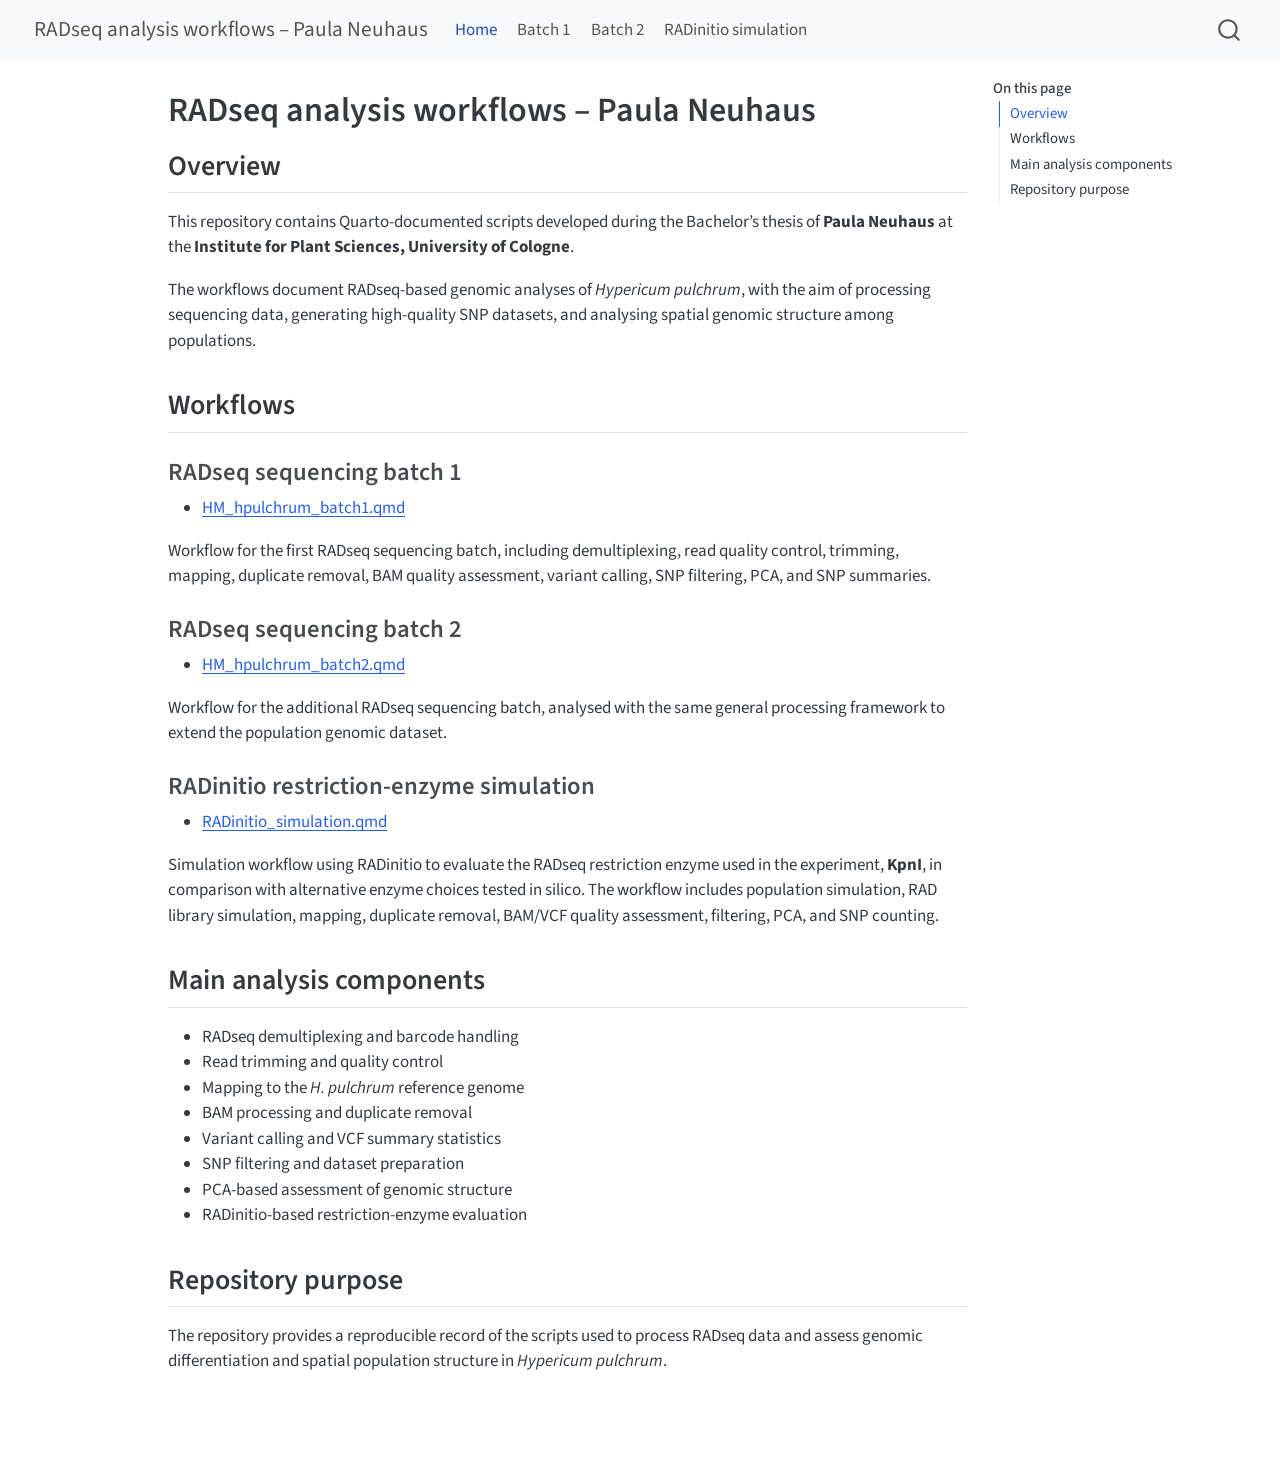
<file: docs/index.html>
<!DOCTYPE html>
<html xmlns="http://www.w3.org/1999/xhtml" lang="en" xml:lang="en"><head>

<meta charset="utf-8">
<meta name="generator" content="quarto-1.8.24">

<meta name="viewport" content="width=device-width, initial-scale=1.0, user-scalable=yes">


<title>RADseq analysis workflows – Paula Neuhaus</title>
<style>
code{white-space: pre-wrap;}
span.smallcaps{font-variant: small-caps;}
div.columns{display: flex; gap: min(4vw, 1.5em);}
div.column{flex: auto; overflow-x: auto;}
div.hanging-indent{margin-left: 1.5em; text-indent: -1.5em;}
ul.task-list{list-style: none;}
ul.task-list li input[type="checkbox"] {
  width: 0.8em;
  margin: 0 0.8em 0.2em -1em; /* quarto-specific, see https://github.com/quarto-dev/quarto-cli/issues/4556 */ 
  vertical-align: middle;
}
</style>


<script src="site_libs/quarto-nav/quarto-nav.js"></script>
<script src="site_libs/quarto-nav/headroom.min.js"></script>
<script src="site_libs/clipboard/clipboard.min.js"></script>
<script src="site_libs/quarto-search/autocomplete.umd.js"></script>
<script src="site_libs/quarto-search/fuse.min.js"></script>
<script src="site_libs/quarto-search/quarto-search.js"></script>
<meta name="quarto:offset" content="./">
<script src="site_libs/quarto-html/quarto.js" type="module"></script>
<script src="site_libs/quarto-html/tabsets/tabsets.js" type="module"></script>
<script src="site_libs/quarto-html/axe/axe-check.js" type="module"></script>
<script src="site_libs/quarto-html/popper.min.js"></script>
<script src="site_libs/quarto-html/tippy.umd.min.js"></script>
<script src="site_libs/quarto-html/anchor.min.js"></script>
<link href="site_libs/quarto-html/tippy.css" rel="stylesheet">
<link href="site_libs/quarto-html/quarto-syntax-highlighting-dc55a5b9e770e841cd82e46aadbfb9b0.css" rel="stylesheet" id="quarto-text-highlighting-styles">
<script src="site_libs/bootstrap/bootstrap.min.js"></script>
<link href="site_libs/bootstrap/bootstrap-icons.css" rel="stylesheet">
<link href="site_libs/bootstrap/bootstrap-c0e50921447b84dd47501848616516bf.min.css" rel="stylesheet" append-hash="true" id="quarto-bootstrap" data-mode="light">
<script id="quarto-search-options" type="application/json">{
  "location": "navbar",
  "copy-button": false,
  "collapse-after": 3,
  "panel-placement": "end",
  "type": "overlay",
  "limit": 50,
  "keyboard-shortcut": [
    "f",
    "/",
    "s"
  ],
  "show-item-context": false,
  "language": {
    "search-no-results-text": "No results",
    "search-matching-documents-text": "matching documents",
    "search-copy-link-title": "Copy link to search",
    "search-hide-matches-text": "Hide additional matches",
    "search-more-match-text": "more match in this document",
    "search-more-matches-text": "more matches in this document",
    "search-clear-button-title": "Clear",
    "search-text-placeholder": "",
    "search-detached-cancel-button-title": "Cancel",
    "search-submit-button-title": "Submit",
    "search-label": "Search"
  }
}</script>


</head>

<body class="nav-fixed quarto-light">

<div id="quarto-search-results"></div>
  <header id="quarto-header" class="headroom fixed-top">
    <nav class="navbar navbar-expand-lg " data-bs-theme="dark">
      <div class="navbar-container container-fluid">
      <div class="navbar-brand-container mx-auto">
    <a href="./index.html" class="navbar-brand navbar-brand-logo">
    </a>
    <a class="navbar-brand" href="./index.html">
    <span class="navbar-title">RADseq analysis workflows – Paula Neuhaus</span>
    </a>
  </div>
            <div id="quarto-search" class="" title="Search"></div>
          <button class="navbar-toggler" type="button" data-bs-toggle="collapse" data-bs-target="#navbarCollapse" aria-controls="navbarCollapse" role="menu" aria-expanded="false" aria-label="Toggle navigation" onclick="if (window.quartoToggleHeadroom) { window.quartoToggleHeadroom(); }">
  <span class="navbar-toggler-icon"></span>
</button>
          <div class="collapse navbar-collapse" id="navbarCollapse">
            <ul class="navbar-nav navbar-nav-scroll me-auto">
  <li class="nav-item">
    <a class="nav-link active" href="./index.html" aria-current="page"> 
<span class="menu-text">Home</span></a>
  </li>  
  <li class="nav-item">
    <a class="nav-link" href="./scripts/Quarto/HM_hpulchrum_batch1.html"> 
<span class="menu-text">Batch 1</span></a>
  </li>  
  <li class="nav-item">
    <a class="nav-link" href="./scripts/Quarto/HM_hpulchrum_batch2.html"> 
<span class="menu-text">Batch 2</span></a>
  </li>  
  <li class="nav-item">
    <a class="nav-link" href="./scripts/Quarto/RADinitio_simulation.html"> 
<span class="menu-text">RADinitio simulation</span></a>
  </li>  
</ul>
          </div> <!-- /navcollapse -->
            <div class="quarto-navbar-tools">
</div>
      </div> <!-- /container-fluid -->
    </nav>
</header>
<!-- content -->
<div id="quarto-content" class="quarto-container page-columns page-rows-contents page-layout-article page-navbar">
<!-- sidebar -->
<!-- margin-sidebar -->
    <div id="quarto-margin-sidebar" class="sidebar margin-sidebar">
        <nav id="TOC" role="doc-toc" class="toc-active">
    <h2 id="toc-title">On this page</h2>
   
  <ul>
  <li><a href="#overview" id="toc-overview" class="nav-link active" data-scroll-target="#overview">Overview</a></li>
  <li><a href="#workflows" id="toc-workflows" class="nav-link" data-scroll-target="#workflows">Workflows</a>
  <ul class="collapse">
  <li><a href="#radseq-sequencing-batch-1" id="toc-radseq-sequencing-batch-1" class="nav-link" data-scroll-target="#radseq-sequencing-batch-1">RADseq sequencing batch 1</a></li>
  <li><a href="#radseq-sequencing-batch-2" id="toc-radseq-sequencing-batch-2" class="nav-link" data-scroll-target="#radseq-sequencing-batch-2">RADseq sequencing batch 2</a></li>
  <li><a href="#radinitio-restriction-enzyme-simulation" id="toc-radinitio-restriction-enzyme-simulation" class="nav-link" data-scroll-target="#radinitio-restriction-enzyme-simulation">RADinitio restriction-enzyme simulation</a></li>
  </ul></li>
  <li><a href="#main-analysis-components" id="toc-main-analysis-components" class="nav-link" data-scroll-target="#main-analysis-components">Main analysis components</a></li>
  <li><a href="#repository-purpose" id="toc-repository-purpose" class="nav-link" data-scroll-target="#repository-purpose">Repository purpose</a></li>
  </ul>
</nav>
    </div>
<!-- main -->
<main class="content" id="quarto-document-content">

<header id="title-block-header" class="quarto-title-block default">
<div class="quarto-title">
<h1 class="title">RADseq analysis workflows – Paula Neuhaus</h1>
</div>



<div class="quarto-title-meta">

    
  
    
  </div>
  


</header>


<section id="overview" class="level2">
<h2 class="anchored" data-anchor-id="overview">Overview</h2>
<p>This repository contains Quarto-documented scripts developed during the Bachelor’s thesis of <strong>Paula Neuhaus</strong> at the <strong>Institute for Plant Sciences, University of Cologne</strong>.</p>
<p>The workflows document RADseq-based genomic analyses of <em>Hypericum pulchrum</em>, with the aim of processing sequencing data, generating high-quality SNP datasets, and analysing spatial genomic structure among populations.</p>
</section>
<section id="workflows" class="level2">
<h2 class="anchored" data-anchor-id="workflows">Workflows</h2>
<section id="radseq-sequencing-batch-1" class="level3">
<h3 class="anchored" data-anchor-id="radseq-sequencing-batch-1">RADseq sequencing batch 1</h3>
<ul>
<li><a href="./scripts/Quarto/HM_hpulchrum_batch1.html">HM_hpulchrum_batch1.qmd</a></li>
</ul>
<p>Workflow for the first RADseq sequencing batch, including demultiplexing, read quality control, trimming, mapping, duplicate removal, BAM quality assessment, variant calling, SNP filtering, PCA, and SNP summaries.</p>
</section>
<section id="radseq-sequencing-batch-2" class="level3">
<h3 class="anchored" data-anchor-id="radseq-sequencing-batch-2">RADseq sequencing batch 2</h3>
<ul>
<li><a href="./scripts/Quarto/HM_hpulchrum_batch2.html">HM_hpulchrum_batch2.qmd</a></li>
</ul>
<p>Workflow for the additional RADseq sequencing batch, analysed with the same general processing framework to extend the population genomic dataset.</p>
</section>
<section id="radinitio-restriction-enzyme-simulation" class="level3">
<h3 class="anchored" data-anchor-id="radinitio-restriction-enzyme-simulation">RADinitio restriction-enzyme simulation</h3>
<ul>
<li><a href="./scripts/Quarto/RADinitio_simulation.html">RADinitio_simulation.qmd</a></li>
</ul>
<p>Simulation workflow using RADinitio to evaluate the RADseq restriction enzyme used in the experiment, <strong>KpnI</strong>, in comparison with alternative enzyme choices tested in silico. The workflow includes population simulation, RAD library simulation, mapping, duplicate removal, BAM/VCF quality assessment, filtering, PCA, and SNP counting.</p>
</section>
</section>
<section id="main-analysis-components" class="level2">
<h2 class="anchored" data-anchor-id="main-analysis-components">Main analysis components</h2>
<ul>
<li>RADseq demultiplexing and barcode handling</li>
<li>Read trimming and quality control</li>
<li>Mapping to the <em>H. pulchrum</em> reference genome</li>
<li>BAM processing and duplicate removal</li>
<li>Variant calling and VCF summary statistics</li>
<li>SNP filtering and dataset preparation</li>
<li>PCA-based assessment of genomic structure</li>
<li>RADinitio-based restriction-enzyme evaluation</li>
</ul>
</section>
<section id="repository-purpose" class="level2">
<h2 class="anchored" data-anchor-id="repository-purpose">Repository purpose</h2>
<p>The repository provides a reproducible record of the scripts used to process RADseq data and assess genomic differentiation and spatial population structure in <em>Hypericum pulchrum</em>.</p>


</section>

</main> <!-- /main -->
<script id="quarto-html-after-body" type="application/javascript">
  window.document.addEventListener("DOMContentLoaded", function (event) {
    const icon = "";
    const anchorJS = new window.AnchorJS();
    anchorJS.options = {
      placement: 'right',
      icon: icon
    };
    anchorJS.add('.anchored');
    const isCodeAnnotation = (el) => {
      for (const clz of el.classList) {
        if (clz.startsWith('code-annotation-')) {                     
          return true;
        }
      }
      return false;
    }
    const onCopySuccess = function(e) {
      // button target
      const button = e.trigger;
      // don't keep focus
      button.blur();
      // flash "checked"
      button.classList.add('code-copy-button-checked');
      var currentTitle = button.getAttribute("title");
      button.setAttribute("title", "Copied!");
      let tooltip;
      if (window.bootstrap) {
        button.setAttribute("data-bs-toggle", "tooltip");
        button.setAttribute("data-bs-placement", "left");
        button.setAttribute("data-bs-title", "Copied!");
        tooltip = new bootstrap.Tooltip(button, 
          { trigger: "manual", 
            customClass: "code-copy-button-tooltip",
            offset: [0, -8]});
        tooltip.show();    
      }
      setTimeout(function() {
        if (tooltip) {
          tooltip.hide();
          button.removeAttribute("data-bs-title");
          button.removeAttribute("data-bs-toggle");
          button.removeAttribute("data-bs-placement");
        }
        button.setAttribute("title", currentTitle);
        button.classList.remove('code-copy-button-checked');
      }, 1000);
      // clear code selection
      e.clearSelection();
    }
    const getTextToCopy = function(trigger) {
      const outerScaffold = trigger.parentElement.cloneNode(true);
      const codeEl = outerScaffold.querySelector('code');
      for (const childEl of codeEl.children) {
        if (isCodeAnnotation(childEl)) {
          childEl.remove();
        }
      }
      return codeEl.innerText;
    }
    const clipboard = new window.ClipboardJS('.code-copy-button:not([data-in-quarto-modal])', {
      text: getTextToCopy
    });
    clipboard.on('success', onCopySuccess);
    if (window.document.getElementById('quarto-embedded-source-code-modal')) {
      const clipboardModal = new window.ClipboardJS('.code-copy-button[data-in-quarto-modal]', {
        text: getTextToCopy,
        container: window.document.getElementById('quarto-embedded-source-code-modal')
      });
      clipboardModal.on('success', onCopySuccess);
    }
      var localhostRegex = new RegExp(/^(?:http|https):\/\/localhost\:?[0-9]*\//);
      var mailtoRegex = new RegExp(/^mailto:/);
        var filterRegex = new RegExp('/' + window.location.host + '/');
      var isInternal = (href) => {
          return filterRegex.test(href) || localhostRegex.test(href) || mailtoRegex.test(href);
      }
      // Inspect non-navigation links and adorn them if external
     var links = window.document.querySelectorAll('a[href]:not(.nav-link):not(.navbar-brand):not(.toc-action):not(.sidebar-link):not(.sidebar-item-toggle):not(.pagination-link):not(.no-external):not([aria-hidden]):not(.dropdown-item):not(.quarto-navigation-tool):not(.about-link)');
      for (var i=0; i<links.length; i++) {
        const link = links[i];
        if (!isInternal(link.href)) {
          // undo the damage that might have been done by quarto-nav.js in the case of
          // links that we want to consider external
          if (link.dataset.originalHref !== undefined) {
            link.href = link.dataset.originalHref;
          }
        }
      }
    function tippyHover(el, contentFn, onTriggerFn, onUntriggerFn) {
      const config = {
        allowHTML: true,
        maxWidth: 500,
        delay: 100,
        arrow: false,
        appendTo: function(el) {
            return el.parentElement;
        },
        interactive: true,
        interactiveBorder: 10,
        theme: 'quarto',
        placement: 'bottom-start',
      };
      if (contentFn) {
        config.content = contentFn;
      }
      if (onTriggerFn) {
        config.onTrigger = onTriggerFn;
      }
      if (onUntriggerFn) {
        config.onUntrigger = onUntriggerFn;
      }
      window.tippy(el, config); 
    }
    const noterefs = window.document.querySelectorAll('a[role="doc-noteref"]');
    for (var i=0; i<noterefs.length; i++) {
      const ref = noterefs[i];
      tippyHover(ref, function() {
        // use id or data attribute instead here
        let href = ref.getAttribute('data-footnote-href') || ref.getAttribute('href');
        try { href = new URL(href).hash; } catch {}
        const id = href.replace(/^#\/?/, "");
        const note = window.document.getElementById(id);
        if (note) {
          return note.innerHTML;
        } else {
          return "";
        }
      });
    }
    const xrefs = window.document.querySelectorAll('a.quarto-xref');
    const processXRef = (id, note) => {
      // Strip column container classes
      const stripColumnClz = (el) => {
        el.classList.remove("page-full", "page-columns");
        if (el.children) {
          for (const child of el.children) {
            stripColumnClz(child);
          }
        }
      }
      stripColumnClz(note)
      if (id === null || id.startsWith('sec-')) {
        // Special case sections, only their first couple elements
        const container = document.createElement("div");
        if (note.children && note.children.length > 2) {
          container.appendChild(note.children[0].cloneNode(true));
          for (let i = 1; i < note.children.length; i++) {
            const child = note.children[i];
            if (child.tagName === "P" && child.innerText === "") {
              continue;
            } else {
              container.appendChild(child.cloneNode(true));
              break;
            }
          }
          if (window.Quarto?.typesetMath) {
            window.Quarto.typesetMath(container);
          }
          return container.innerHTML
        } else {
          if (window.Quarto?.typesetMath) {
            window.Quarto.typesetMath(note);
          }
          return note.innerHTML;
        }
      } else {
        // Remove any anchor links if they are present
        const anchorLink = note.querySelector('a.anchorjs-link');
        if (anchorLink) {
          anchorLink.remove();
        }
        if (window.Quarto?.typesetMath) {
          window.Quarto.typesetMath(note);
        }
        if (note.classList.contains("callout")) {
          return note.outerHTML;
        } else {
          return note.innerHTML;
        }
      }
    }
    for (var i=0; i<xrefs.length; i++) {
      const xref = xrefs[i];
      tippyHover(xref, undefined, function(instance) {
        instance.disable();
        let url = xref.getAttribute('href');
        let hash = undefined; 
        if (url.startsWith('#')) {
          hash = url;
        } else {
          try { hash = new URL(url).hash; } catch {}
        }
        if (hash) {
          const id = hash.replace(/^#\/?/, "");
          const note = window.document.getElementById(id);
          if (note !== null) {
            try {
              const html = processXRef(id, note.cloneNode(true));
              instance.setContent(html);
            } finally {
              instance.enable();
              instance.show();
            }
          } else {
            // See if we can fetch this
            fetch(url.split('#')[0])
            .then(res => res.text())
            .then(html => {
              const parser = new DOMParser();
              const htmlDoc = parser.parseFromString(html, "text/html");
              const note = htmlDoc.getElementById(id);
              if (note !== null) {
                const html = processXRef(id, note);
                instance.setContent(html);
              } 
            }).finally(() => {
              instance.enable();
              instance.show();
            });
          }
        } else {
          // See if we can fetch a full url (with no hash to target)
          // This is a special case and we should probably do some content thinning / targeting
          fetch(url)
          .then(res => res.text())
          .then(html => {
            const parser = new DOMParser();
            const htmlDoc = parser.parseFromString(html, "text/html");
            const note = htmlDoc.querySelector('main.content');
            if (note !== null) {
              // This should only happen for chapter cross references
              // (since there is no id in the URL)
              // remove the first header
              if (note.children.length > 0 && note.children[0].tagName === "HEADER") {
                note.children[0].remove();
              }
              const html = processXRef(null, note);
              instance.setContent(html);
            } 
          }).finally(() => {
            instance.enable();
            instance.show();
          });
        }
      }, function(instance) {
      });
    }
        let selectedAnnoteEl;
        const selectorForAnnotation = ( cell, annotation) => {
          let cellAttr = 'data-code-cell="' + cell + '"';
          let lineAttr = 'data-code-annotation="' +  annotation + '"';
          const selector = 'span[' + cellAttr + '][' + lineAttr + ']';
          return selector;
        }
        const selectCodeLines = (annoteEl) => {
          const doc = window.document;
          const targetCell = annoteEl.getAttribute("data-target-cell");
          const targetAnnotation = annoteEl.getAttribute("data-target-annotation");
          const annoteSpan = window.document.querySelector(selectorForAnnotation(targetCell, targetAnnotation));
          const lines = annoteSpan.getAttribute("data-code-lines").split(",");
          const lineIds = lines.map((line) => {
            return targetCell + "-" + line;
          })
          let top = null;
          let height = null;
          let parent = null;
          if (lineIds.length > 0) {
              //compute the position of the single el (top and bottom and make a div)
              const el = window.document.getElementById(lineIds[0]);
              top = el.offsetTop;
              height = el.offsetHeight;
              parent = el.parentElement.parentElement;
            if (lineIds.length > 1) {
              const lastEl = window.document.getElementById(lineIds[lineIds.length - 1]);
              const bottom = lastEl.offsetTop + lastEl.offsetHeight;
              height = bottom - top;
            }
            if (top !== null && height !== null && parent !== null) {
              // cook up a div (if necessary) and position it 
              let div = window.document.getElementById("code-annotation-line-highlight");
              if (div === null) {
                div = window.document.createElement("div");
                div.setAttribute("id", "code-annotation-line-highlight");
                div.style.position = 'absolute';
                parent.appendChild(div);
              }
              div.style.top = top - 2 + "px";
              div.style.height = height + 4 + "px";
              div.style.left = 0;
              let gutterDiv = window.document.getElementById("code-annotation-line-highlight-gutter");
              if (gutterDiv === null) {
                gutterDiv = window.document.createElement("div");
                gutterDiv.setAttribute("id", "code-annotation-line-highlight-gutter");
                gutterDiv.style.position = 'absolute';
                const codeCell = window.document.getElementById(targetCell);
                const gutter = codeCell.querySelector('.code-annotation-gutter');
                gutter.appendChild(gutterDiv);
              }
              gutterDiv.style.top = top - 2 + "px";
              gutterDiv.style.height = height + 4 + "px";
            }
            selectedAnnoteEl = annoteEl;
          }
        };
        const unselectCodeLines = () => {
          const elementsIds = ["code-annotation-line-highlight", "code-annotation-line-highlight-gutter"];
          elementsIds.forEach((elId) => {
            const div = window.document.getElementById(elId);
            if (div) {
              div.remove();
            }
          });
          selectedAnnoteEl = undefined;
        };
          // Handle positioning of the toggle
      window.addEventListener(
        "resize",
        throttle(() => {
          elRect = undefined;
          if (selectedAnnoteEl) {
            selectCodeLines(selectedAnnoteEl);
          }
        }, 10)
      );
      function throttle(fn, ms) {
      let throttle = false;
      let timer;
        return (...args) => {
          if(!throttle) { // first call gets through
              fn.apply(this, args);
              throttle = true;
          } else { // all the others get throttled
              if(timer) clearTimeout(timer); // cancel #2
              timer = setTimeout(() => {
                fn.apply(this, args);
                timer = throttle = false;
              }, ms);
          }
        };
      }
        // Attach click handler to the DT
        const annoteDls = window.document.querySelectorAll('dt[data-target-cell]');
        for (const annoteDlNode of annoteDls) {
          annoteDlNode.addEventListener('click', (event) => {
            const clickedEl = event.target;
            if (clickedEl !== selectedAnnoteEl) {
              unselectCodeLines();
              const activeEl = window.document.querySelector('dt[data-target-cell].code-annotation-active');
              if (activeEl) {
                activeEl.classList.remove('code-annotation-active');
              }
              selectCodeLines(clickedEl);
              clickedEl.classList.add('code-annotation-active');
            } else {
              // Unselect the line
              unselectCodeLines();
              clickedEl.classList.remove('code-annotation-active');
            }
          });
        }
    const findCites = (el) => {
      const parentEl = el.parentElement;
      if (parentEl) {
        const cites = parentEl.dataset.cites;
        if (cites) {
          return {
            el,
            cites: cites.split(' ')
          };
        } else {
          return findCites(el.parentElement)
        }
      } else {
        return undefined;
      }
    };
    var bibliorefs = window.document.querySelectorAll('a[role="doc-biblioref"]');
    for (var i=0; i<bibliorefs.length; i++) {
      const ref = bibliorefs[i];
      const citeInfo = findCites(ref);
      if (citeInfo) {
        tippyHover(citeInfo.el, function() {
          var popup = window.document.createElement('div');
          citeInfo.cites.forEach(function(cite) {
            var citeDiv = window.document.createElement('div');
            citeDiv.classList.add('hanging-indent');
            citeDiv.classList.add('csl-entry');
            var biblioDiv = window.document.getElementById('ref-' + cite);
            if (biblioDiv) {
              citeDiv.innerHTML = biblioDiv.innerHTML;
            }
            popup.appendChild(citeDiv);
          });
          return popup.innerHTML;
        });
      }
    }
  });
  </script>
</div> <!-- /content -->




</body></html>
</file>
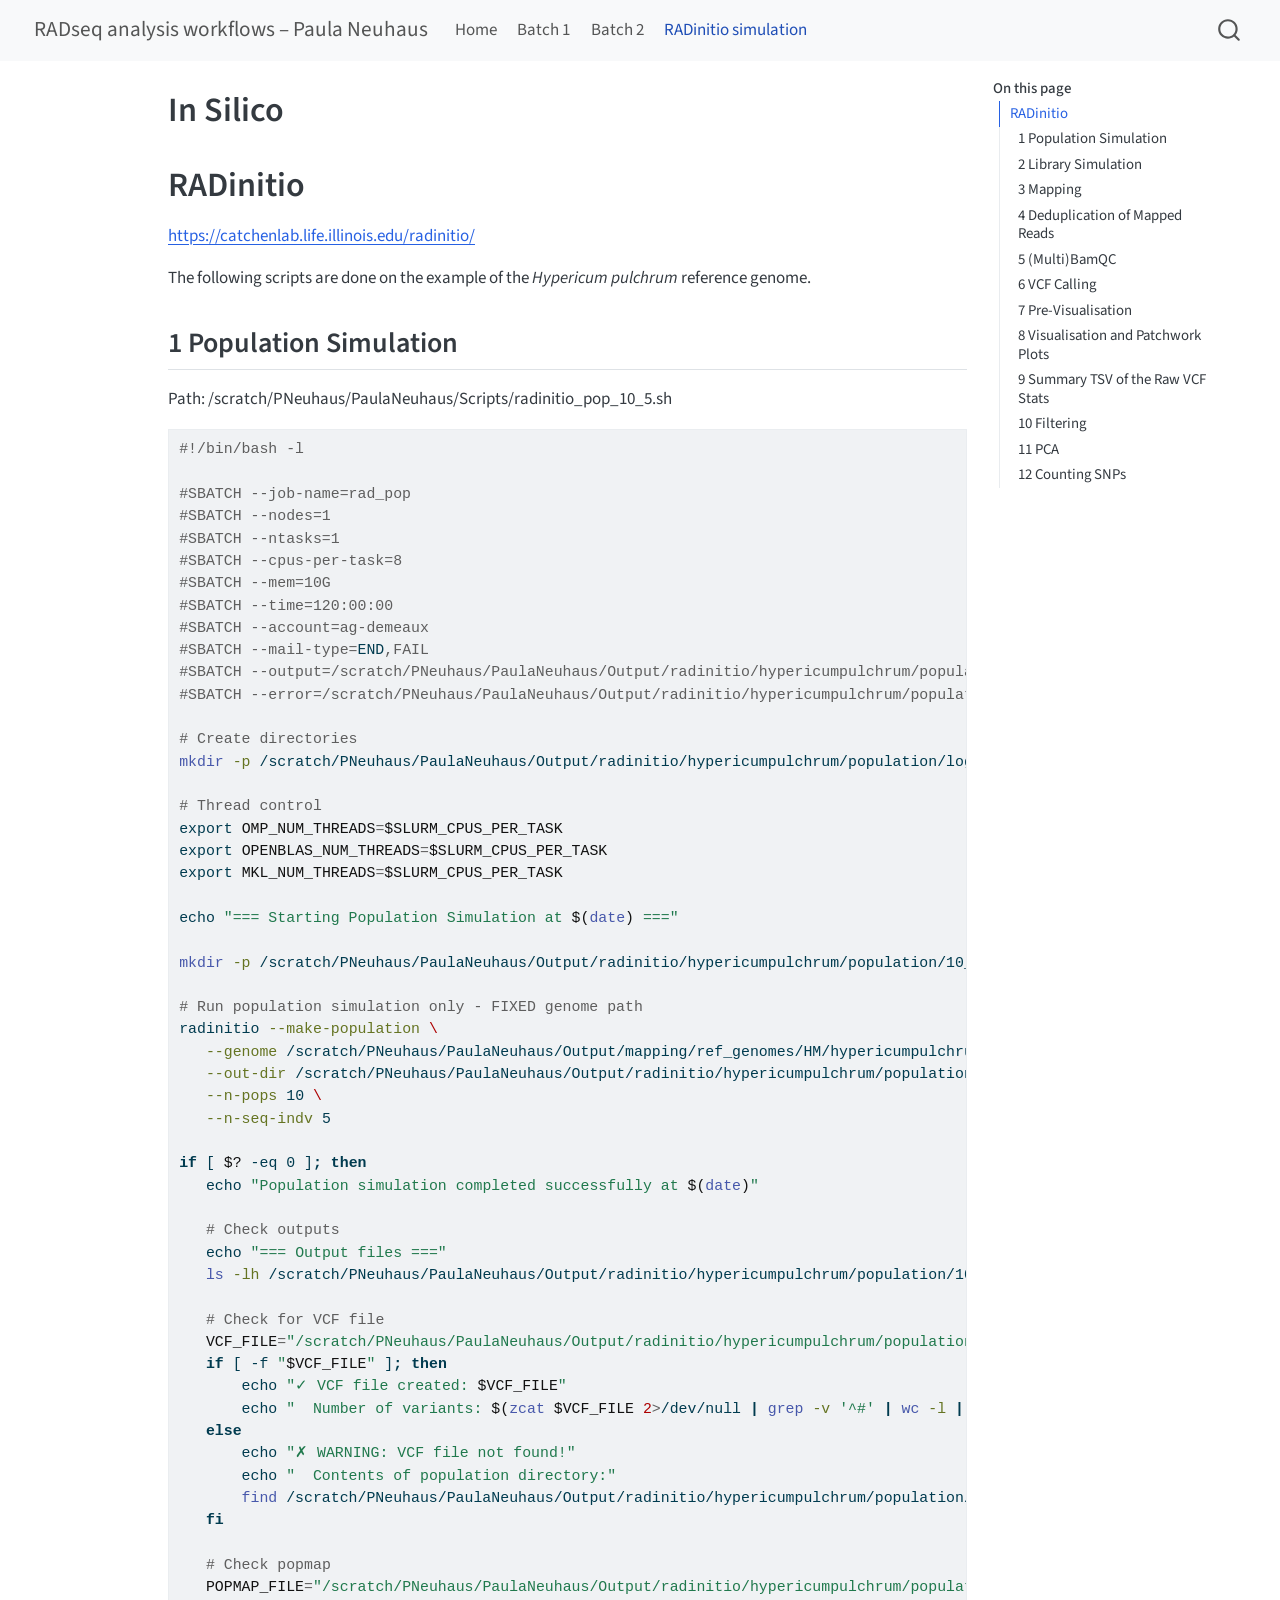
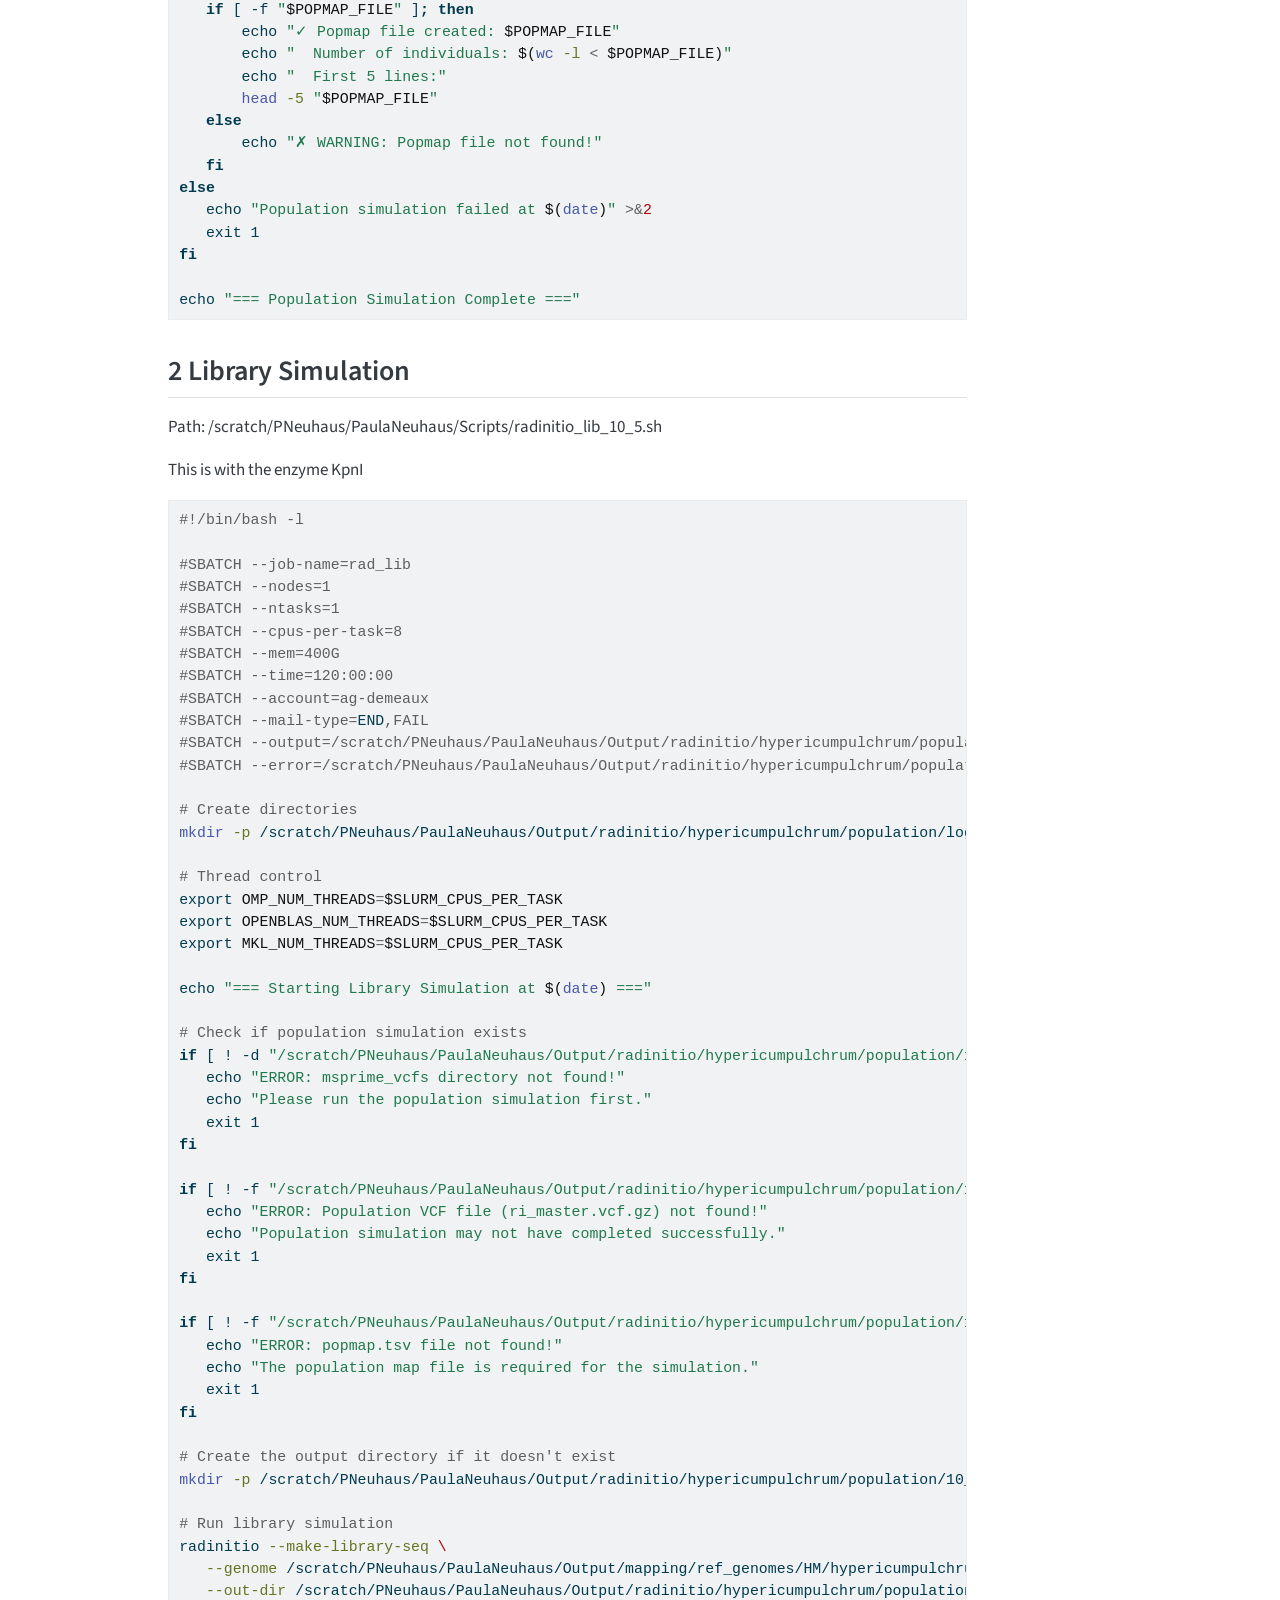
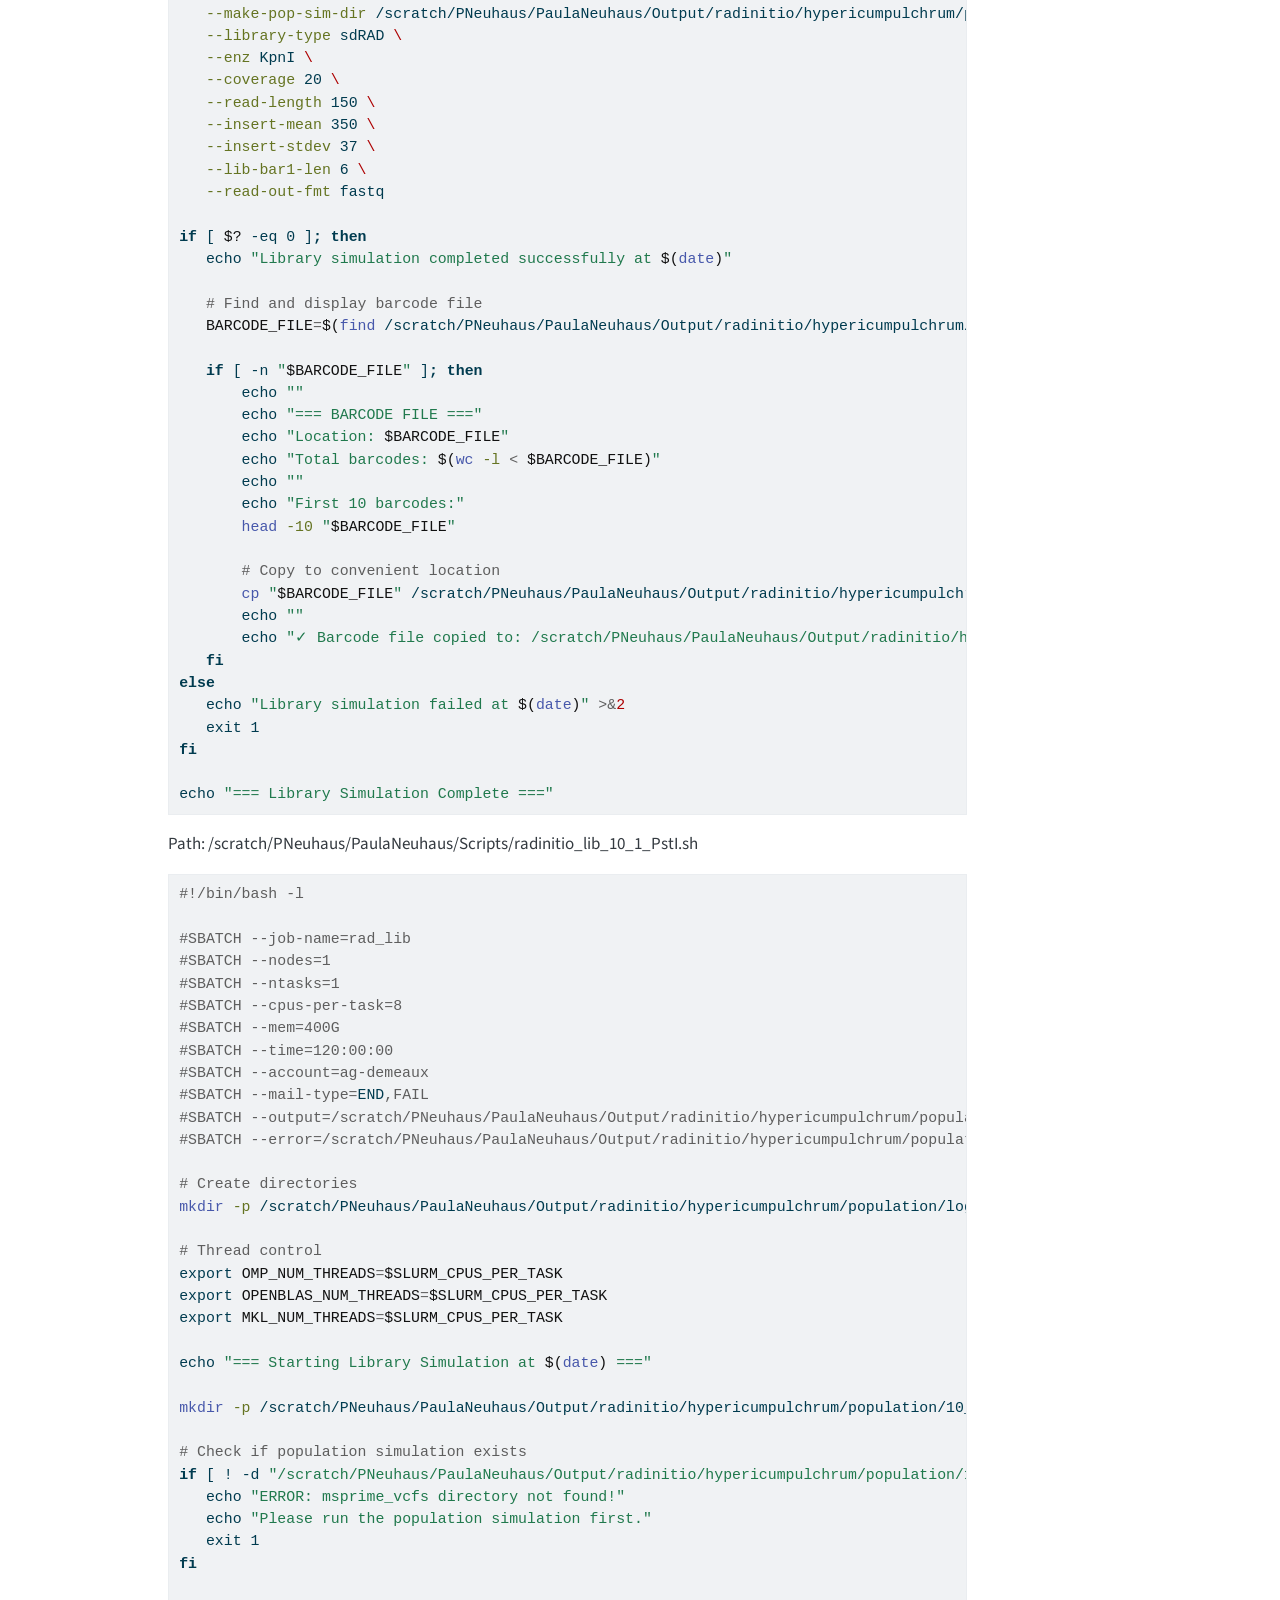
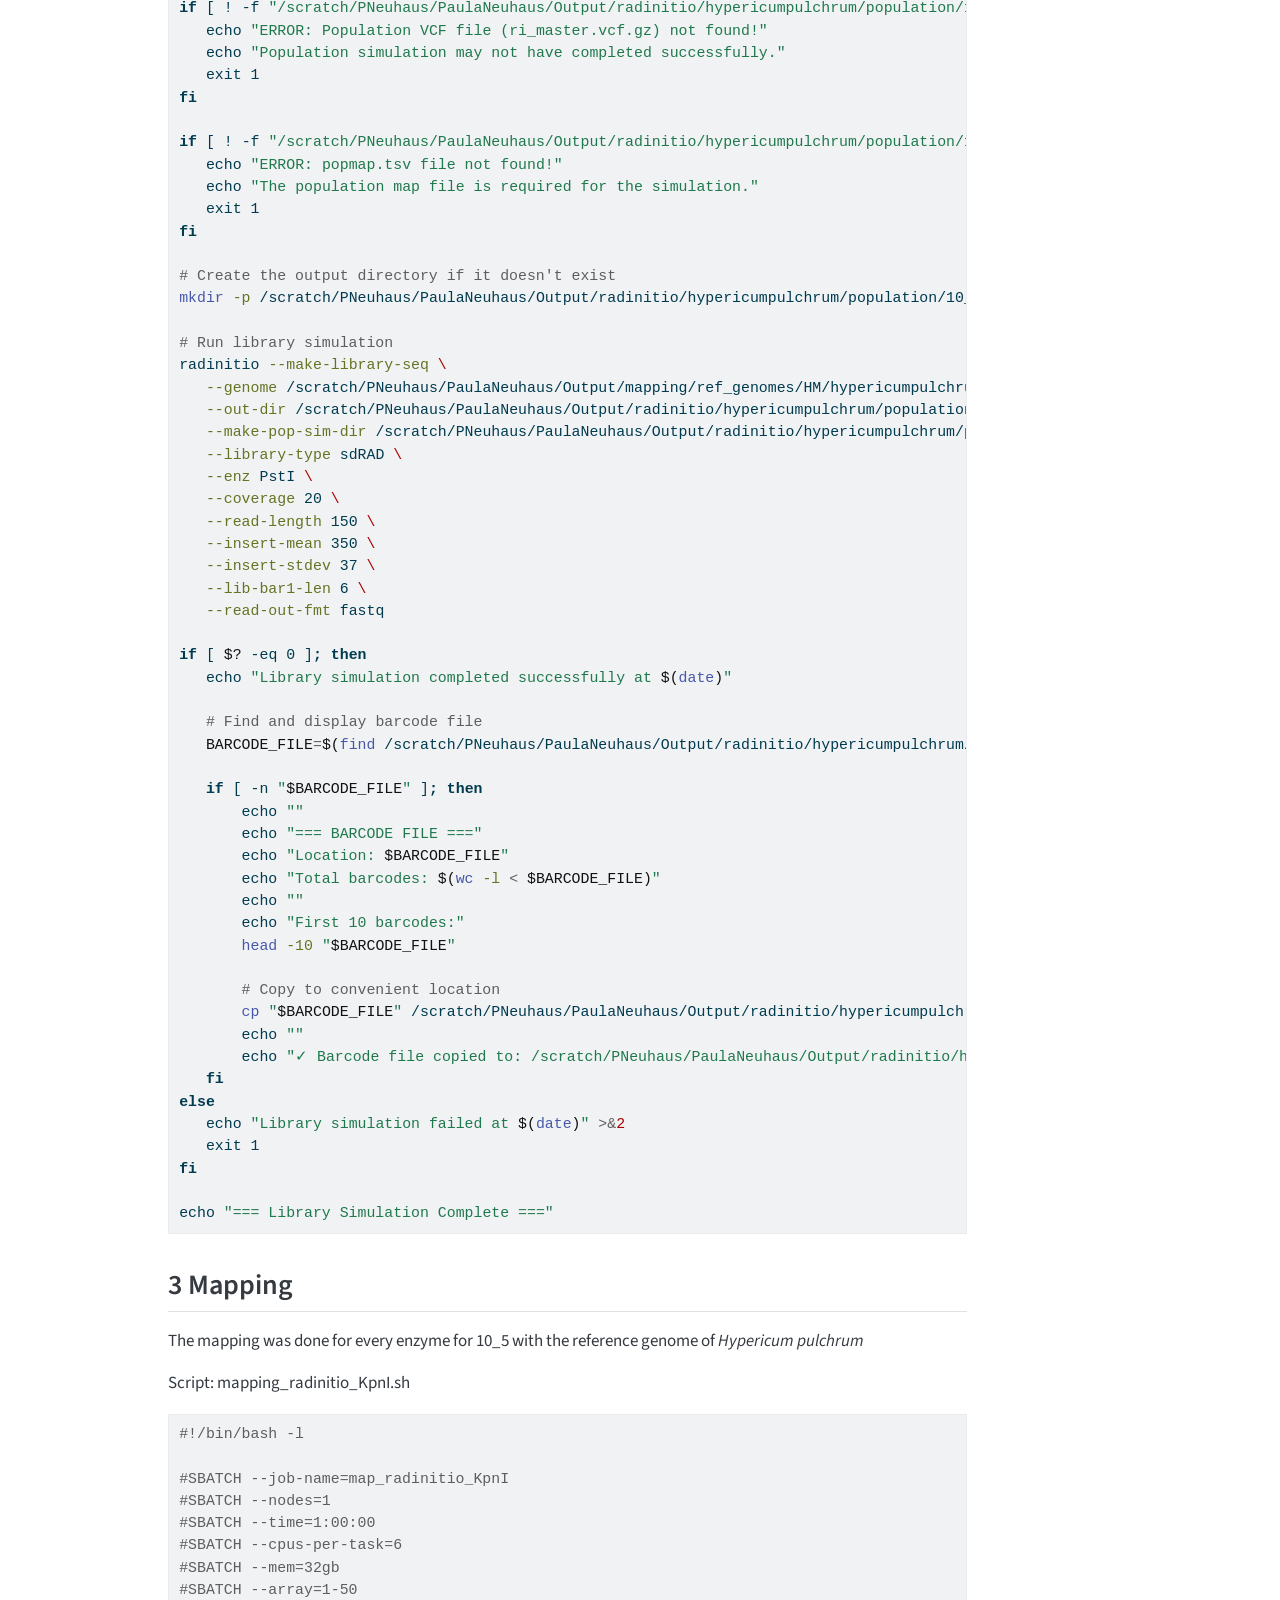
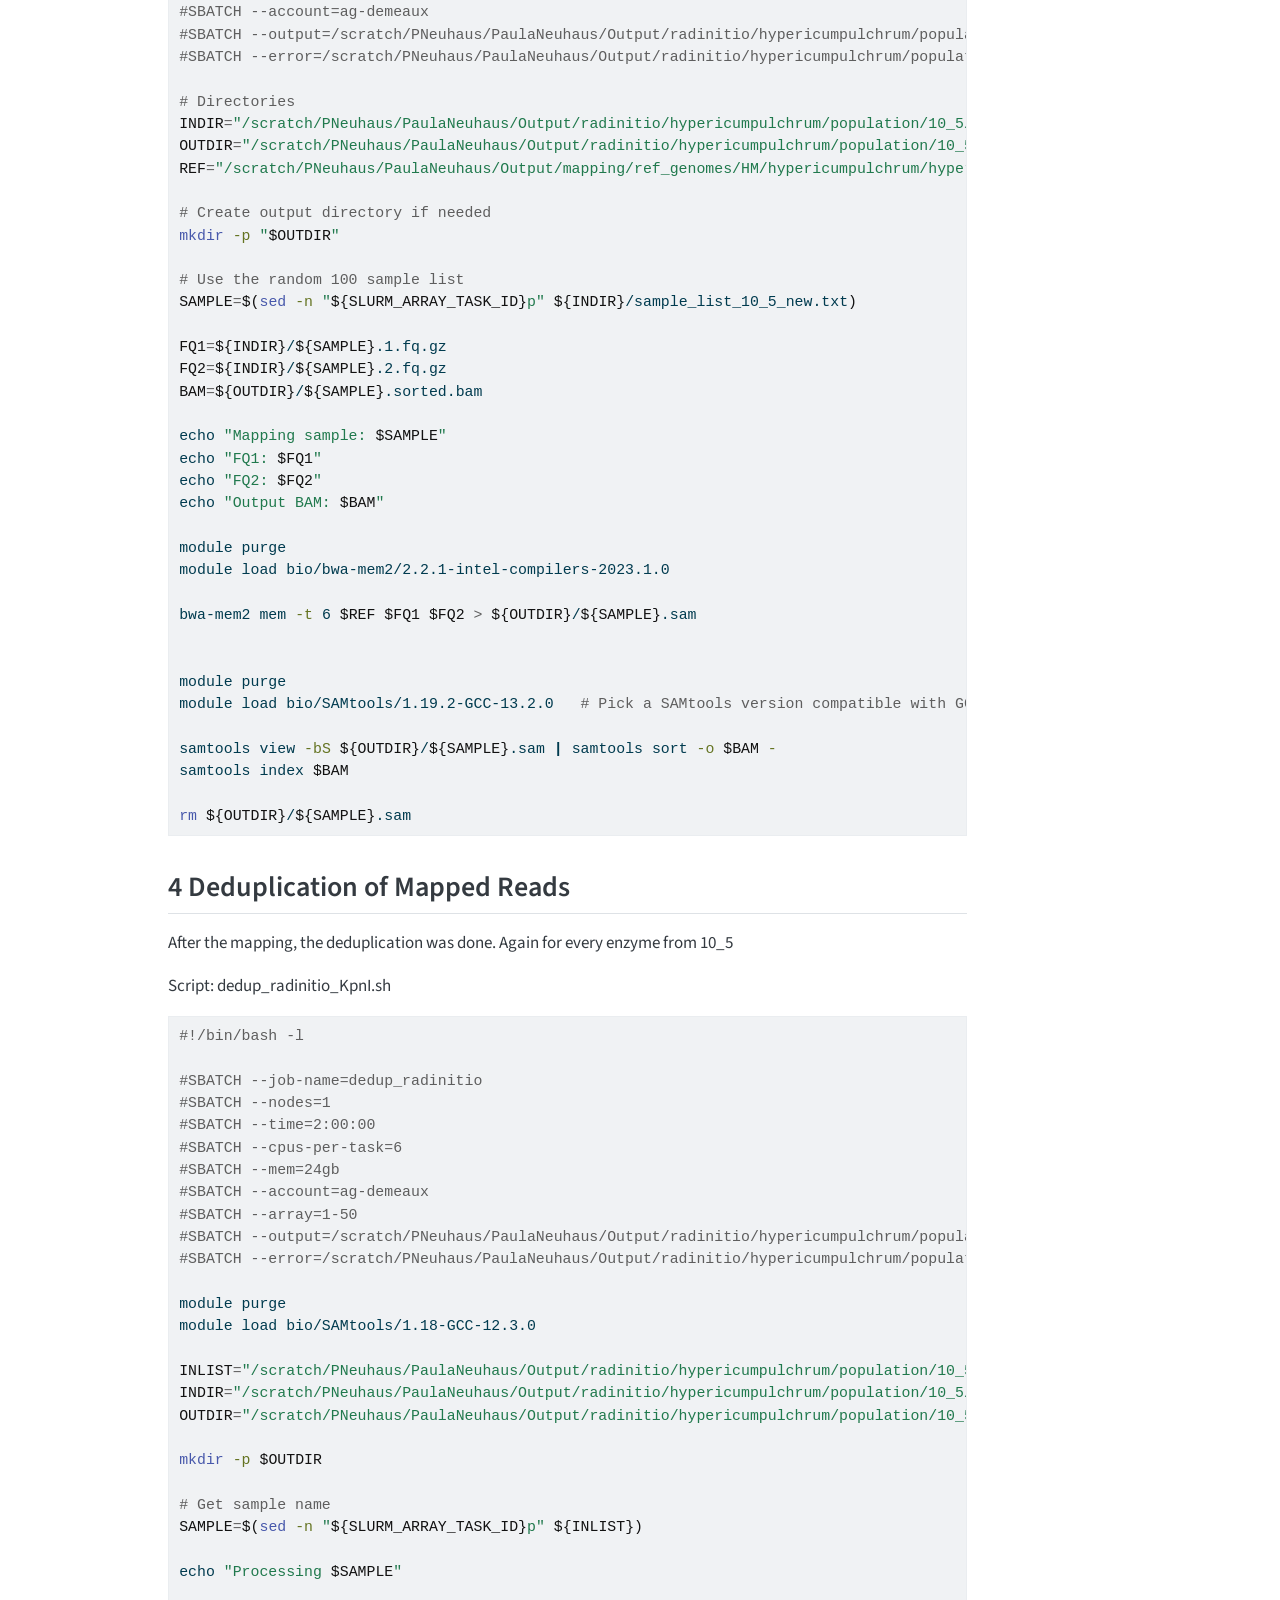
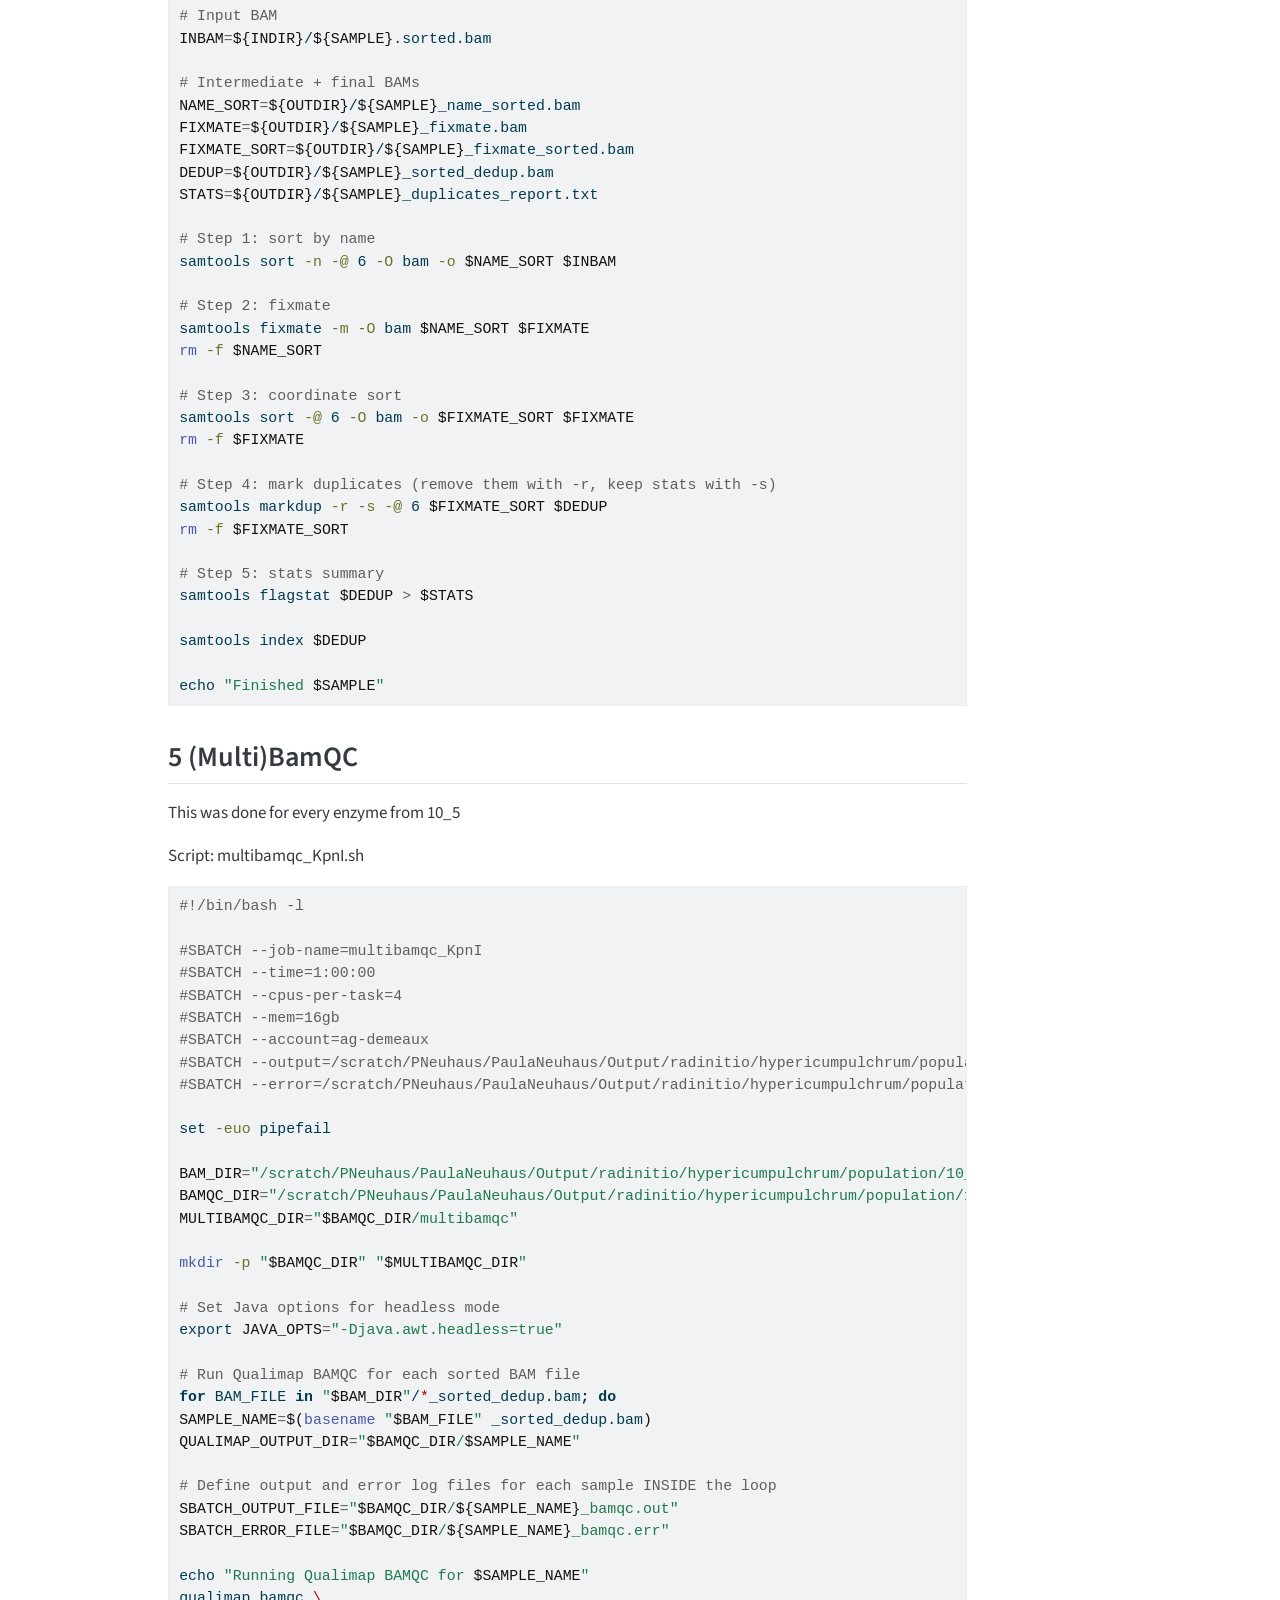
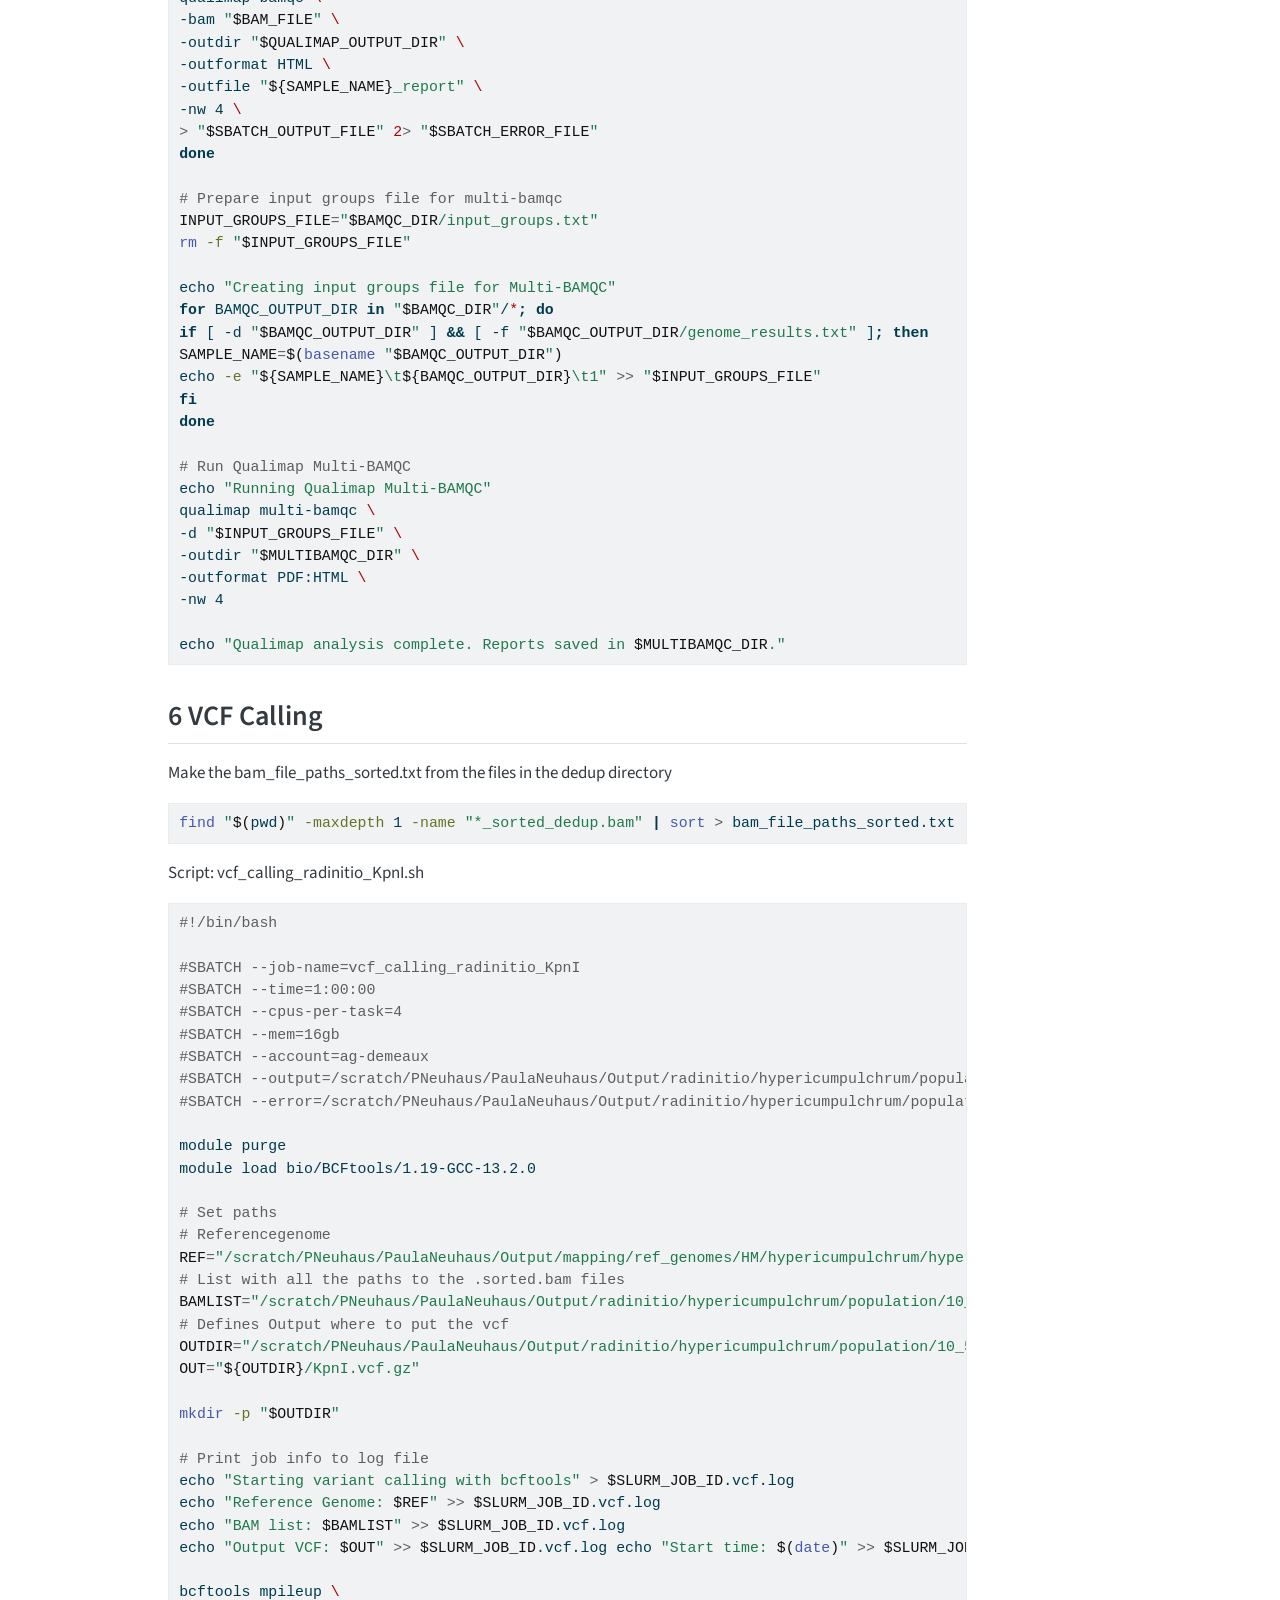
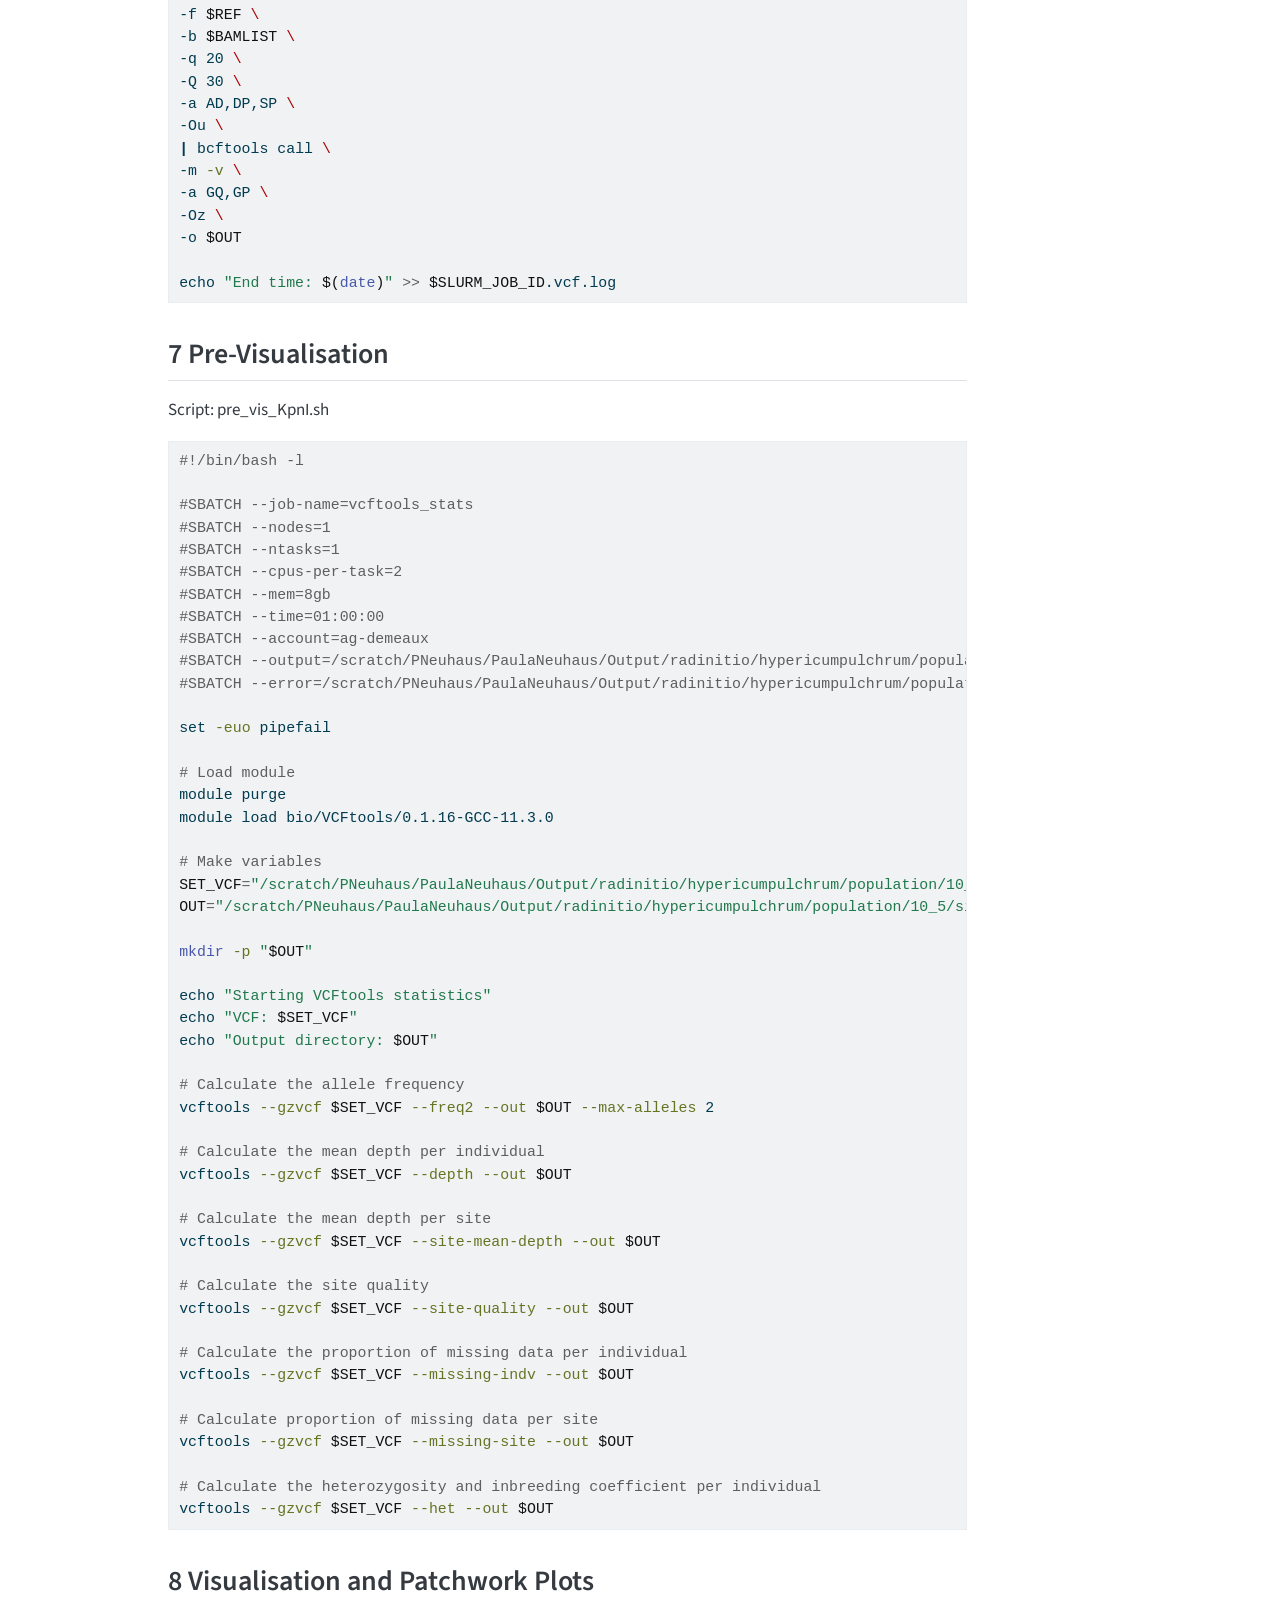
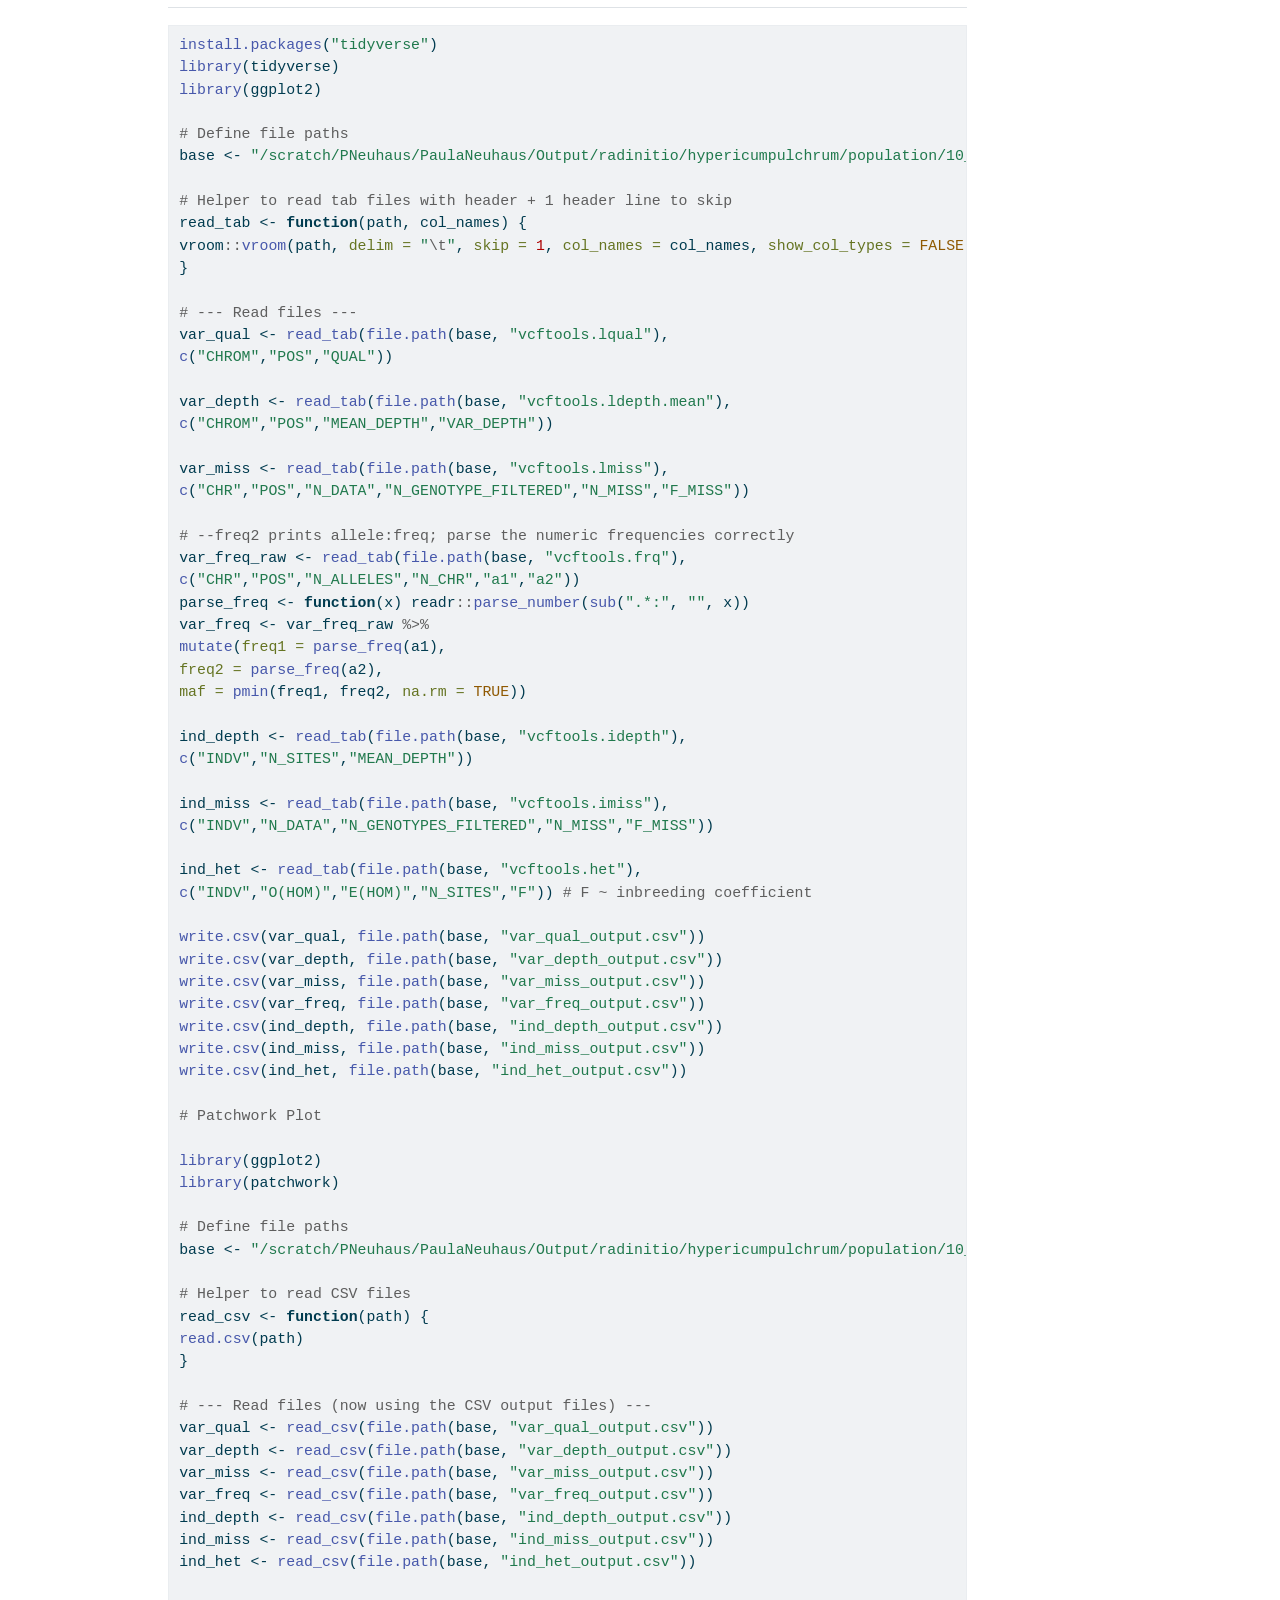
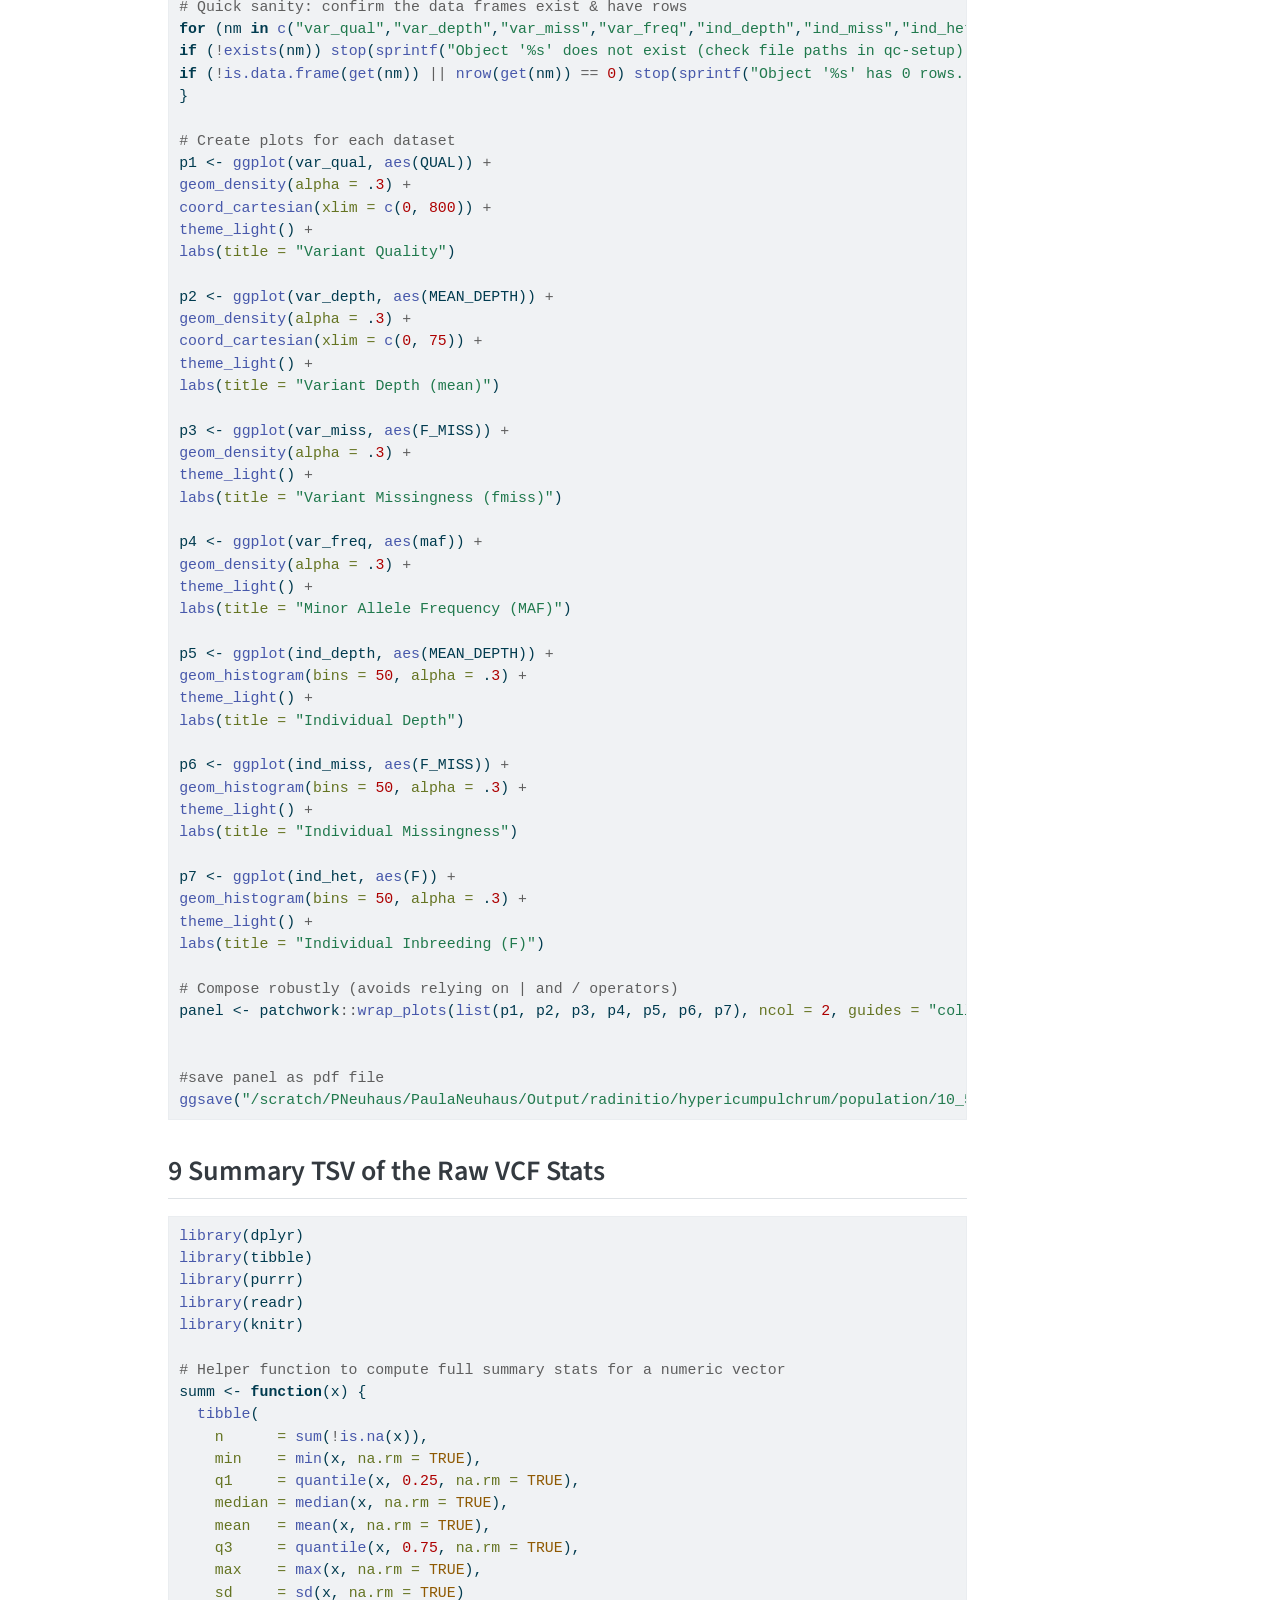
<file: docs/scripts/Quarto/RADinitio_simulation.html>
<!DOCTYPE html>
<html xmlns="http://www.w3.org/1999/xhtml" lang="en" xml:lang="en"><head>

<meta charset="utf-8">
<meta name="generator" content="quarto-1.8.24">

<meta name="viewport" content="width=device-width, initial-scale=1.0, user-scalable=yes">


<title>In Silico – RADseq analysis workflows – Paula Neuhaus</title>
<style>
code{white-space: pre-wrap;}
span.smallcaps{font-variant: small-caps;}
div.columns{display: flex; gap: min(4vw, 1.5em);}
div.column{flex: auto; overflow-x: auto;}
div.hanging-indent{margin-left: 1.5em; text-indent: -1.5em;}
ul.task-list{list-style: none;}
ul.task-list li input[type="checkbox"] {
  width: 0.8em;
  margin: 0 0.8em 0.2em -1em; /* quarto-specific, see https://github.com/quarto-dev/quarto-cli/issues/4556 */ 
  vertical-align: middle;
}
/* CSS for syntax highlighting */
html { -webkit-text-size-adjust: 100%; }
pre > code.sourceCode { white-space: pre; position: relative; }
pre > code.sourceCode > span { display: inline-block; line-height: 1.25; }
pre > code.sourceCode > span:empty { height: 1.2em; }
.sourceCode { overflow: visible; }
code.sourceCode > span { color: inherit; text-decoration: inherit; }
div.sourceCode { margin: 1em 0; }
pre.sourceCode { margin: 0; }
@media screen {
div.sourceCode { overflow: auto; }
}
@media print {
pre > code.sourceCode { white-space: pre-wrap; }
pre > code.sourceCode > span { text-indent: -5em; padding-left: 5em; }
}
pre.numberSource code
  { counter-reset: source-line 0; }
pre.numberSource code > span
  { position: relative; left: -4em; counter-increment: source-line; }
pre.numberSource code > span > a:first-child::before
  { content: counter(source-line);
    position: relative; left: -1em; text-align: right; vertical-align: baseline;
    border: none; display: inline-block;
    -webkit-touch-callout: none; -webkit-user-select: none;
    -khtml-user-select: none; -moz-user-select: none;
    -ms-user-select: none; user-select: none;
    padding: 0 4px; width: 4em;
  }
pre.numberSource { margin-left: 3em;  padding-left: 4px; }
div.sourceCode
  {   }
@media screen {
pre > code.sourceCode > span > a:first-child::before { text-decoration: underline; }
}
</style>


<script src="../../site_libs/quarto-nav/quarto-nav.js"></script>
<script src="../../site_libs/quarto-nav/headroom.min.js"></script>
<script src="../../site_libs/clipboard/clipboard.min.js"></script>
<script src="../../site_libs/quarto-search/autocomplete.umd.js"></script>
<script src="../../site_libs/quarto-search/fuse.min.js"></script>
<script src="../../site_libs/quarto-search/quarto-search.js"></script>
<meta name="quarto:offset" content="../../">
<script src="../../site_libs/quarto-html/quarto.js" type="module"></script>
<script src="../../site_libs/quarto-html/tabsets/tabsets.js" type="module"></script>
<script src="../../site_libs/quarto-html/axe/axe-check.js" type="module"></script>
<script src="../../site_libs/quarto-html/popper.min.js"></script>
<script src="../../site_libs/quarto-html/tippy.umd.min.js"></script>
<script src="../../site_libs/quarto-html/anchor.min.js"></script>
<link href="../../site_libs/quarto-html/tippy.css" rel="stylesheet">
<link href="../../site_libs/quarto-html/quarto-syntax-highlighting-dc55a5b9e770e841cd82e46aadbfb9b0.css" rel="stylesheet" id="quarto-text-highlighting-styles">
<script src="../../site_libs/bootstrap/bootstrap.min.js"></script>
<link href="../../site_libs/bootstrap/bootstrap-icons.css" rel="stylesheet">
<link href="../../site_libs/bootstrap/bootstrap-c0e50921447b84dd47501848616516bf.min.css" rel="stylesheet" append-hash="true" id="quarto-bootstrap" data-mode="light">
<script id="quarto-search-options" type="application/json">{
  "location": "navbar",
  "copy-button": false,
  "collapse-after": 3,
  "panel-placement": "end",
  "type": "overlay",
  "limit": 50,
  "keyboard-shortcut": [
    "f",
    "/",
    "s"
  ],
  "show-item-context": false,
  "language": {
    "search-no-results-text": "No results",
    "search-matching-documents-text": "matching documents",
    "search-copy-link-title": "Copy link to search",
    "search-hide-matches-text": "Hide additional matches",
    "search-more-match-text": "more match in this document",
    "search-more-matches-text": "more matches in this document",
    "search-clear-button-title": "Clear",
    "search-text-placeholder": "",
    "search-detached-cancel-button-title": "Cancel",
    "search-submit-button-title": "Submit",
    "search-label": "Search"
  }
}</script>


</head>

<body class="nav-fixed quarto-light">

<div id="quarto-search-results"></div>
  <header id="quarto-header" class="headroom fixed-top">
    <nav class="navbar navbar-expand-lg " data-bs-theme="dark">
      <div class="navbar-container container-fluid">
      <div class="navbar-brand-container mx-auto">
    <a href="../../index.html" class="navbar-brand navbar-brand-logo">
    </a>
    <a class="navbar-brand" href="../../index.html">
    <span class="navbar-title">RADseq analysis workflows – Paula Neuhaus</span>
    </a>
  </div>
            <div id="quarto-search" class="" title="Search"></div>
          <button class="navbar-toggler" type="button" data-bs-toggle="collapse" data-bs-target="#navbarCollapse" aria-controls="navbarCollapse" role="menu" aria-expanded="false" aria-label="Toggle navigation" onclick="if (window.quartoToggleHeadroom) { window.quartoToggleHeadroom(); }">
  <span class="navbar-toggler-icon"></span>
</button>
          <div class="collapse navbar-collapse" id="navbarCollapse">
            <ul class="navbar-nav navbar-nav-scroll me-auto">
  <li class="nav-item">
    <a class="nav-link" href="../../index.html"> 
<span class="menu-text">Home</span></a>
  </li>  
  <li class="nav-item">
    <a class="nav-link" href="../../scripts/Quarto/HM_hpulchrum_batch1.html"> 
<span class="menu-text">Batch 1</span></a>
  </li>  
  <li class="nav-item">
    <a class="nav-link" href="../../scripts/Quarto/HM_hpulchrum_batch2.html"> 
<span class="menu-text">Batch 2</span></a>
  </li>  
  <li class="nav-item">
    <a class="nav-link active" href="../../scripts/Quarto/RADinitio_simulation.html" aria-current="page"> 
<span class="menu-text">RADinitio simulation</span></a>
  </li>  
</ul>
          </div> <!-- /navcollapse -->
            <div class="quarto-navbar-tools">
</div>
      </div> <!-- /container-fluid -->
    </nav>
</header>
<!-- content -->
<div id="quarto-content" class="quarto-container page-columns page-rows-contents page-layout-article page-navbar">
<!-- sidebar -->
<!-- margin-sidebar -->
    <div id="quarto-margin-sidebar" class="sidebar margin-sidebar">
        <nav id="TOC" role="doc-toc" class="toc-active">
    <h2 id="toc-title">On this page</h2>
   
  <ul>
  <li><a href="#radinitio" id="toc-radinitio" class="nav-link active" data-scroll-target="#radinitio">RADinitio</a>
  <ul class="collapse">
  <li><a href="#population-simulation" id="toc-population-simulation" class="nav-link" data-scroll-target="#population-simulation">1 Population Simulation</a></li>
  <li><a href="#library-simulation" id="toc-library-simulation" class="nav-link" data-scroll-target="#library-simulation">2 Library Simulation</a></li>
  <li><a href="#mapping" id="toc-mapping" class="nav-link" data-scroll-target="#mapping">3 Mapping</a></li>
  <li><a href="#deduplication-of-mapped-reads" id="toc-deduplication-of-mapped-reads" class="nav-link" data-scroll-target="#deduplication-of-mapped-reads">4 Deduplication of Mapped Reads</a></li>
  <li><a href="#multibamqc" id="toc-multibamqc" class="nav-link" data-scroll-target="#multibamqc">5 (Multi)BamQC</a></li>
  <li><a href="#vcf-calling" id="toc-vcf-calling" class="nav-link" data-scroll-target="#vcf-calling">6 VCF Calling</a></li>
  <li><a href="#pre-visualisation" id="toc-pre-visualisation" class="nav-link" data-scroll-target="#pre-visualisation">7 Pre-Visualisation</a></li>
  <li><a href="#visualisation-and-patchwork-plots" id="toc-visualisation-and-patchwork-plots" class="nav-link" data-scroll-target="#visualisation-and-patchwork-plots">8 Visualisation and Patchwork Plots</a></li>
  <li><a href="#summary-tsv-of-the-raw-vcf-stats" id="toc-summary-tsv-of-the-raw-vcf-stats" class="nav-link" data-scroll-target="#summary-tsv-of-the-raw-vcf-stats">9 Summary TSV of the Raw VCF Stats</a></li>
  <li><a href="#filtering" id="toc-filtering" class="nav-link" data-scroll-target="#filtering">10 Filtering</a>
  <ul class="collapse">
  <li><a href="#filtering-by-site" id="toc-filtering-by-site" class="nav-link" data-scroll-target="#filtering-by-site">Filtering by Site</a></li>
  <li><a href="#visualisation-of-filtered-by-site-vcf-stats" id="toc-visualisation-of-filtered-by-site-vcf-stats" class="nav-link" data-scroll-target="#visualisation-of-filtered-by-site-vcf-stats">Visualisation of Filtered by Site VCF Stats</a></li>
  </ul></li>
  <li><a href="#pca" id="toc-pca" class="nav-link" data-scroll-target="#pca">11 PCA</a></li>
  <li><a href="#counting-snps" id="toc-counting-snps" class="nav-link" data-scroll-target="#counting-snps">12 Counting SNPs</a></li>
  </ul></li>
  </ul>
</nav>
    </div>
<!-- main -->
<main class="content" id="quarto-document-content">

<header id="title-block-header" class="quarto-title-block default">
<div class="quarto-title">
<h1 class="title">In Silico</h1>
</div>



<div class="quarto-title-meta">

    
  
    
  </div>
  


</header>


<section id="radinitio" class="level1">
<h1>RADinitio</h1>
<p><a href="https://catchenlab.life.illinois.edu/radinitio/" class="uri">https://catchenlab.life.illinois.edu/radinitio/</a></p>
<p>The following scripts are done on the example of the <em>Hypericum pulchrum</em> reference genome.</p>
<section id="population-simulation" class="level2">
<h2 class="anchored" data-anchor-id="population-simulation">1 Population Simulation</h2>
<p>Path: /scratch/PNeuhaus/PaulaNeuhaus/Scripts/radinitio_pop_10_5.sh</p>
<div class="code-copy-outer-scaffold"><div class="sourceCode" id="cb1"><pre class="sourceCode bash code-with-copy"><code class="sourceCode bash"><span id="cb1-1"><a href="#cb1-1" aria-hidden="true" tabindex="-1"></a><span class="co">#!/bin/bash -l</span></span>
<span id="cb1-2"><a href="#cb1-2" aria-hidden="true" tabindex="-1"></a></span>
<span id="cb1-3"><a href="#cb1-3" aria-hidden="true" tabindex="-1"></a><span class="co">#SBATCH --job-name=rad_pop   </span></span>
<span id="cb1-4"><a href="#cb1-4" aria-hidden="true" tabindex="-1"></a><span class="co">#SBATCH --nodes=1</span></span>
<span id="cb1-5"><a href="#cb1-5" aria-hidden="true" tabindex="-1"></a><span class="co">#SBATCH --ntasks=1</span></span>
<span id="cb1-6"><a href="#cb1-6" aria-hidden="true" tabindex="-1"></a><span class="co">#SBATCH --cpus-per-task=8</span></span>
<span id="cb1-7"><a href="#cb1-7" aria-hidden="true" tabindex="-1"></a><span class="co">#SBATCH --mem=10G</span></span>
<span id="cb1-8"><a href="#cb1-8" aria-hidden="true" tabindex="-1"></a><span class="co">#SBATCH --time=120:00:00</span></span>
<span id="cb1-9"><a href="#cb1-9" aria-hidden="true" tabindex="-1"></a><span class="co">#SBATCH --account=ag-demeaux</span></span>
<span id="cb1-10"><a href="#cb1-10" aria-hidden="true" tabindex="-1"></a><span class="co">#SBATCH --mail-type=</span><span class="re">END</span><span class="co">,FAIL</span></span>
<span id="cb1-11"><a href="#cb1-11" aria-hidden="true" tabindex="-1"></a><span class="co">#SBATCH --output=/scratch/PNeuhaus/PaulaNeuhaus/Output/radinitio/hypericumpulchrum/population/logs/rad_pop_%j.out</span></span>
<span id="cb1-12"><a href="#cb1-12" aria-hidden="true" tabindex="-1"></a><span class="co">#SBATCH --error=/scratch/PNeuhaus/PaulaNeuhaus/Output/radinitio/hypericumpulchrum/population/logs/rad_pop_%j.err</span></span>
<span id="cb1-13"><a href="#cb1-13" aria-hidden="true" tabindex="-1"></a></span>
<span id="cb1-14"><a href="#cb1-14" aria-hidden="true" tabindex="-1"></a><span class="co"># Create directories</span></span>
<span id="cb1-15"><a href="#cb1-15" aria-hidden="true" tabindex="-1"></a><span class="fu">mkdir</span> <span class="at">-p</span> /scratch/PNeuhaus/PaulaNeuhaus/Output/radinitio/hypericumpulchrum/population/logs</span>
<span id="cb1-16"><a href="#cb1-16" aria-hidden="true" tabindex="-1"></a></span>
<span id="cb1-17"><a href="#cb1-17" aria-hidden="true" tabindex="-1"></a><span class="co"># Thread control</span></span>
<span id="cb1-18"><a href="#cb1-18" aria-hidden="true" tabindex="-1"></a><span class="bu">export</span> <span class="va">OMP_NUM_THREADS</span><span class="op">=</span><span class="va">$SLURM_CPUS_PER_TASK</span></span>
<span id="cb1-19"><a href="#cb1-19" aria-hidden="true" tabindex="-1"></a><span class="bu">export</span> <span class="va">OPENBLAS_NUM_THREADS</span><span class="op">=</span><span class="va">$SLURM_CPUS_PER_TASK</span></span>
<span id="cb1-20"><a href="#cb1-20" aria-hidden="true" tabindex="-1"></a><span class="bu">export</span> <span class="va">MKL_NUM_THREADS</span><span class="op">=</span><span class="va">$SLURM_CPUS_PER_TASK</span></span>
<span id="cb1-21"><a href="#cb1-21" aria-hidden="true" tabindex="-1"></a></span>
<span id="cb1-22"><a href="#cb1-22" aria-hidden="true" tabindex="-1"></a><span class="bu">echo</span> <span class="st">"=== Starting Population Simulation at </span><span class="va">$(</span><span class="fu">date</span><span class="va">)</span><span class="st"> ==="</span></span>
<span id="cb1-23"><a href="#cb1-23" aria-hidden="true" tabindex="-1"></a></span>
<span id="cb1-24"><a href="#cb1-24" aria-hidden="true" tabindex="-1"></a><span class="fu">mkdir</span> <span class="at">-p</span> /scratch/PNeuhaus/PaulaNeuhaus/Output/radinitio/hypericumpulchrum/population/10_5/</span>
<span id="cb1-25"><a href="#cb1-25" aria-hidden="true" tabindex="-1"></a></span>
<span id="cb1-26"><a href="#cb1-26" aria-hidden="true" tabindex="-1"></a><span class="co"># Run population simulation only - FIXED genome path</span></span>
<span id="cb1-27"><a href="#cb1-27" aria-hidden="true" tabindex="-1"></a><span class="ex">radinitio</span> <span class="at">--make-population</span> <span class="dt">\</span></span>
<span id="cb1-28"><a href="#cb1-28" aria-hidden="true" tabindex="-1"></a>   <span class="at">--genome</span> /scratch/PNeuhaus/PaulaNeuhaus/Output/mapping/ref_genomes/HM/hypericumpulchrum/hypericumpulchrum_SAMEA10241452.fasta <span class="dt">\</span></span>
<span id="cb1-29"><a href="#cb1-29" aria-hidden="true" tabindex="-1"></a>   <span class="at">--out-dir</span> /scratch/PNeuhaus/PaulaNeuhaus/Output/radinitio/hypericumpulchrum/population/10_5/ <span class="dt">\</span></span>
<span id="cb1-30"><a href="#cb1-30" aria-hidden="true" tabindex="-1"></a>   <span class="at">--n-pops</span> 10 <span class="dt">\</span></span>
<span id="cb1-31"><a href="#cb1-31" aria-hidden="true" tabindex="-1"></a>   <span class="at">--n-seq-indv</span> 5</span>
<span id="cb1-32"><a href="#cb1-32" aria-hidden="true" tabindex="-1"></a></span>
<span id="cb1-33"><a href="#cb1-33" aria-hidden="true" tabindex="-1"></a><span class="cf">if</span> <span class="bu">[</span> <span class="va">$?</span> <span class="ot">-eq</span> 0 <span class="bu">]</span><span class="kw">;</span> <span class="cf">then</span></span>
<span id="cb1-34"><a href="#cb1-34" aria-hidden="true" tabindex="-1"></a>   <span class="bu">echo</span> <span class="st">"Population simulation completed successfully at </span><span class="va">$(</span><span class="fu">date</span><span class="va">)</span><span class="st">"</span></span>
<span id="cb1-35"><a href="#cb1-35" aria-hidden="true" tabindex="-1"></a></span>
<span id="cb1-36"><a href="#cb1-36" aria-hidden="true" tabindex="-1"></a>   <span class="co"># Check outputs</span></span>
<span id="cb1-37"><a href="#cb1-37" aria-hidden="true" tabindex="-1"></a>   <span class="bu">echo</span> <span class="st">"=== Output files ==="</span></span>
<span id="cb1-38"><a href="#cb1-38" aria-hidden="true" tabindex="-1"></a>   <span class="fu">ls</span> <span class="at">-lh</span> /scratch/PNeuhaus/PaulaNeuhaus/Output/radinitio/hypericumpulchrum/population/10_5/</span>
<span id="cb1-39"><a href="#cb1-39" aria-hidden="true" tabindex="-1"></a></span>
<span id="cb1-40"><a href="#cb1-40" aria-hidden="true" tabindex="-1"></a>   <span class="co"># Check for VCF file</span></span>
<span id="cb1-41"><a href="#cb1-41" aria-hidden="true" tabindex="-1"></a>   <span class="va">VCF_FILE</span><span class="op">=</span><span class="st">"/scratch/PNeuhaus/PaulaNeuhaus/Output/radinitio/hypericumpulchrum/population/10_5/ref_loci_vars/ri_master.vcf.gz"</span></span>
<span id="cb1-42"><a href="#cb1-42" aria-hidden="true" tabindex="-1"></a>   <span class="cf">if</span> <span class="bu">[</span> <span class="ot">-f</span> <span class="st">"</span><span class="va">$VCF_FILE</span><span class="st">"</span> <span class="bu">]</span><span class="kw">;</span> <span class="cf">then</span></span>
<span id="cb1-43"><a href="#cb1-43" aria-hidden="true" tabindex="-1"></a>       <span class="bu">echo</span> <span class="st">"✓ VCF file created: </span><span class="va">$VCF_FILE</span><span class="st">"</span></span>
<span id="cb1-44"><a href="#cb1-44" aria-hidden="true" tabindex="-1"></a>       <span class="bu">echo</span> <span class="st">"  Number of variants: </span><span class="va">$(</span><span class="fu">zcat</span> <span class="va">$VCF_FILE</span> <span class="dv">2</span><span class="op">&gt;</span>/dev/null <span class="kw">|</span> <span class="fu">grep</span> <span class="at">-v</span> <span class="st">'^#'</span> <span class="kw">|</span> <span class="fu">wc</span> <span class="at">-l</span> <span class="kw">||</span> <span class="bu">echo</span> <span class="st">'unable to count'</span><span class="va">)</span><span class="st">"</span></span>
<span id="cb1-45"><a href="#cb1-45" aria-hidden="true" tabindex="-1"></a>   <span class="cf">else</span></span>
<span id="cb1-46"><a href="#cb1-46" aria-hidden="true" tabindex="-1"></a>       <span class="bu">echo</span> <span class="st">"✗ WARNING: VCF file not found!"</span></span>
<span id="cb1-47"><a href="#cb1-47" aria-hidden="true" tabindex="-1"></a>       <span class="bu">echo</span> <span class="st">"  Contents of population directory:"</span></span>
<span id="cb1-48"><a href="#cb1-48" aria-hidden="true" tabindex="-1"></a>       <span class="fu">find</span> /scratch/PNeuhaus/PaulaNeuhaus/Output/radinitio/hypericumpulchrum/population/10_5/ <span class="at">-type</span> f <span class="at">-name</span> <span class="st">"*.vcf*"</span> <span class="dv">2</span><span class="op">&gt;</span>/dev/null <span class="kw">||</span> <span class="bu">echo</span> <span class="st">"  No VCF files found"</span></span>
<span id="cb1-49"><a href="#cb1-49" aria-hidden="true" tabindex="-1"></a>   <span class="cf">fi</span></span>
<span id="cb1-50"><a href="#cb1-50" aria-hidden="true" tabindex="-1"></a></span>
<span id="cb1-51"><a href="#cb1-51" aria-hidden="true" tabindex="-1"></a>   <span class="co"># Check popmap</span></span>
<span id="cb1-52"><a href="#cb1-52" aria-hidden="true" tabindex="-1"></a>   <span class="va">POPMAP_FILE</span><span class="op">=</span><span class="st">"/scratch/PNeuhaus/PaulaNeuhaus/Output/radinitio/hypericumpulchrum/population/10_5/popmap.tsv"</span></span>
<span id="cb1-53"><a href="#cb1-53" aria-hidden="true" tabindex="-1"></a>   <span class="cf">if</span> <span class="bu">[</span> <span class="ot">-f</span> <span class="st">"</span><span class="va">$POPMAP_FILE</span><span class="st">"</span> <span class="bu">]</span><span class="kw">;</span> <span class="cf">then</span></span>
<span id="cb1-54"><a href="#cb1-54" aria-hidden="true" tabindex="-1"></a>       <span class="bu">echo</span> <span class="st">"✓ Popmap file created: </span><span class="va">$POPMAP_FILE</span><span class="st">"</span></span>
<span id="cb1-55"><a href="#cb1-55" aria-hidden="true" tabindex="-1"></a>       <span class="bu">echo</span> <span class="st">"  Number of individuals: </span><span class="va">$(</span><span class="fu">wc</span> <span class="at">-l</span> <span class="op">&lt;</span> <span class="va">$POPMAP_FILE)</span><span class="st">"</span></span>
<span id="cb1-56"><a href="#cb1-56" aria-hidden="true" tabindex="-1"></a>       <span class="bu">echo</span> <span class="st">"  First 5 lines:"</span></span>
<span id="cb1-57"><a href="#cb1-57" aria-hidden="true" tabindex="-1"></a>       <span class="fu">head</span> <span class="at">-5</span> <span class="st">"</span><span class="va">$POPMAP_FILE</span><span class="st">"</span></span>
<span id="cb1-58"><a href="#cb1-58" aria-hidden="true" tabindex="-1"></a>   <span class="cf">else</span></span>
<span id="cb1-59"><a href="#cb1-59" aria-hidden="true" tabindex="-1"></a>       <span class="bu">echo</span> <span class="st">"✗ WARNING: Popmap file not found!"</span></span>
<span id="cb1-60"><a href="#cb1-60" aria-hidden="true" tabindex="-1"></a>   <span class="cf">fi</span></span>
<span id="cb1-61"><a href="#cb1-61" aria-hidden="true" tabindex="-1"></a><span class="cf">else</span></span>
<span id="cb1-62"><a href="#cb1-62" aria-hidden="true" tabindex="-1"></a>   <span class="bu">echo</span> <span class="st">"Population simulation failed at </span><span class="va">$(</span><span class="fu">date</span><span class="va">)</span><span class="st">"</span> <span class="op">&gt;&amp;</span><span class="dv">2</span></span>
<span id="cb1-63"><a href="#cb1-63" aria-hidden="true" tabindex="-1"></a>   <span class="bu">exit</span> 1</span>
<span id="cb1-64"><a href="#cb1-64" aria-hidden="true" tabindex="-1"></a><span class="cf">fi</span></span>
<span id="cb1-65"><a href="#cb1-65" aria-hidden="true" tabindex="-1"></a></span>
<span id="cb1-66"><a href="#cb1-66" aria-hidden="true" tabindex="-1"></a><span class="bu">echo</span> <span class="st">"=== Population Simulation Complete ==="</span></span></code></pre></div><button title="Copy to Clipboard" class="code-copy-button"><i class="bi"></i></button></div>
</section>
<section id="library-simulation" class="level2">
<h2 class="anchored" data-anchor-id="library-simulation">2 Library Simulation</h2>
<p>Path: /scratch/PNeuhaus/PaulaNeuhaus/Scripts/radinitio_lib_10_5.sh</p>
<p>This is with the enzyme KpnI</p>
<div class="code-copy-outer-scaffold"><div class="sourceCode" id="cb2"><pre class="sourceCode bash code-with-copy"><code class="sourceCode bash"><span id="cb2-1"><a href="#cb2-1" aria-hidden="true" tabindex="-1"></a><span class="co">#!/bin/bash -l</span></span>
<span id="cb2-2"><a href="#cb2-2" aria-hidden="true" tabindex="-1"></a></span>
<span id="cb2-3"><a href="#cb2-3" aria-hidden="true" tabindex="-1"></a><span class="co">#SBATCH --job-name=rad_lib</span></span>
<span id="cb2-4"><a href="#cb2-4" aria-hidden="true" tabindex="-1"></a><span class="co">#SBATCH --nodes=1</span></span>
<span id="cb2-5"><a href="#cb2-5" aria-hidden="true" tabindex="-1"></a><span class="co">#SBATCH --ntasks=1</span></span>
<span id="cb2-6"><a href="#cb2-6" aria-hidden="true" tabindex="-1"></a><span class="co">#SBATCH --cpus-per-task=8</span></span>
<span id="cb2-7"><a href="#cb2-7" aria-hidden="true" tabindex="-1"></a><span class="co">#SBATCH --mem=400G</span></span>
<span id="cb2-8"><a href="#cb2-8" aria-hidden="true" tabindex="-1"></a><span class="co">#SBATCH --time=120:00:00</span></span>
<span id="cb2-9"><a href="#cb2-9" aria-hidden="true" tabindex="-1"></a><span class="co">#SBATCH --account=ag-demeaux</span></span>
<span id="cb2-10"><a href="#cb2-10" aria-hidden="true" tabindex="-1"></a><span class="co">#SBATCH --mail-type=</span><span class="re">END</span><span class="co">,FAIL</span></span>
<span id="cb2-11"><a href="#cb2-11" aria-hidden="true" tabindex="-1"></a><span class="co">#SBATCH --output=/scratch/PNeuhaus/PaulaNeuhaus/Output/radinitio/hypericumpulchrum/population/logs/rad_lib_%j.out</span></span>
<span id="cb2-12"><a href="#cb2-12" aria-hidden="true" tabindex="-1"></a><span class="co">#SBATCH --error=/scratch/PNeuhaus/PaulaNeuhaus/Output/radinitio/hypericumpulchrum/population/logs/rad_lib_%j.err</span></span>
<span id="cb2-13"><a href="#cb2-13" aria-hidden="true" tabindex="-1"></a></span>
<span id="cb2-14"><a href="#cb2-14" aria-hidden="true" tabindex="-1"></a><span class="co"># Create directories</span></span>
<span id="cb2-15"><a href="#cb2-15" aria-hidden="true" tabindex="-1"></a><span class="fu">mkdir</span> <span class="at">-p</span> /scratch/PNeuhaus/PaulaNeuhaus/Output/radinitio/hypericumpulchrum/population/logs</span>
<span id="cb2-16"><a href="#cb2-16" aria-hidden="true" tabindex="-1"></a></span>
<span id="cb2-17"><a href="#cb2-17" aria-hidden="true" tabindex="-1"></a><span class="co"># Thread control</span></span>
<span id="cb2-18"><a href="#cb2-18" aria-hidden="true" tabindex="-1"></a><span class="bu">export</span> <span class="va">OMP_NUM_THREADS</span><span class="op">=</span><span class="va">$SLURM_CPUS_PER_TASK</span></span>
<span id="cb2-19"><a href="#cb2-19" aria-hidden="true" tabindex="-1"></a><span class="bu">export</span> <span class="va">OPENBLAS_NUM_THREADS</span><span class="op">=</span><span class="va">$SLURM_CPUS_PER_TASK</span></span>
<span id="cb2-20"><a href="#cb2-20" aria-hidden="true" tabindex="-1"></a><span class="bu">export</span> <span class="va">MKL_NUM_THREADS</span><span class="op">=</span><span class="va">$SLURM_CPUS_PER_TASK</span></span>
<span id="cb2-21"><a href="#cb2-21" aria-hidden="true" tabindex="-1"></a></span>
<span id="cb2-22"><a href="#cb2-22" aria-hidden="true" tabindex="-1"></a><span class="bu">echo</span> <span class="st">"=== Starting Library Simulation at </span><span class="va">$(</span><span class="fu">date</span><span class="va">)</span><span class="st"> ==="</span></span>
<span id="cb2-23"><a href="#cb2-23" aria-hidden="true" tabindex="-1"></a></span>
<span id="cb2-24"><a href="#cb2-24" aria-hidden="true" tabindex="-1"></a><span class="co"># Check if population simulation exists</span></span>
<span id="cb2-25"><a href="#cb2-25" aria-hidden="true" tabindex="-1"></a><span class="cf">if</span> <span class="bu">[</span> <span class="ot">!</span> <span class="ot">-d</span> <span class="st">"/scratch/PNeuhaus/PaulaNeuhaus/Output/radinitio/hypericumpulchrum/population/10_5/msprime_vcfs/"</span> <span class="bu">]</span><span class="kw">;</span> <span class="cf">then</span></span>
<span id="cb2-26"><a href="#cb2-26" aria-hidden="true" tabindex="-1"></a>   <span class="bu">echo</span> <span class="st">"ERROR: msprime_vcfs directory not found!"</span></span>
<span id="cb2-27"><a href="#cb2-27" aria-hidden="true" tabindex="-1"></a>   <span class="bu">echo</span> <span class="st">"Please run the population simulation first."</span></span>
<span id="cb2-28"><a href="#cb2-28" aria-hidden="true" tabindex="-1"></a>   <span class="bu">exit</span> 1</span>
<span id="cb2-29"><a href="#cb2-29" aria-hidden="true" tabindex="-1"></a><span class="cf">fi</span></span>
<span id="cb2-30"><a href="#cb2-30" aria-hidden="true" tabindex="-1"></a></span>
<span id="cb2-31"><a href="#cb2-31" aria-hidden="true" tabindex="-1"></a><span class="cf">if</span> <span class="bu">[</span> <span class="ot">!</span> <span class="ot">-f</span> <span class="st">"/scratch/PNeuhaus/PaulaNeuhaus/Output/radinitio/hypericumpulchrum/population/10_5/ref_loci_vars/ri_master.vcf.gz"</span> <span class="bu">]</span><span class="kw">;</span> <span class="cf">then</span></span>
<span id="cb2-32"><a href="#cb2-32" aria-hidden="true" tabindex="-1"></a>   <span class="bu">echo</span> <span class="st">"ERROR: Population VCF file (ri_master.vcf.gz) not found!"</span></span>
<span id="cb2-33"><a href="#cb2-33" aria-hidden="true" tabindex="-1"></a>   <span class="bu">echo</span> <span class="st">"Population simulation may not have completed successfully."</span></span>
<span id="cb2-34"><a href="#cb2-34" aria-hidden="true" tabindex="-1"></a>   <span class="bu">exit</span> 1</span>
<span id="cb2-35"><a href="#cb2-35" aria-hidden="true" tabindex="-1"></a><span class="cf">fi</span></span>
<span id="cb2-36"><a href="#cb2-36" aria-hidden="true" tabindex="-1"></a></span>
<span id="cb2-37"><a href="#cb2-37" aria-hidden="true" tabindex="-1"></a><span class="cf">if</span> <span class="bu">[</span> <span class="ot">!</span> <span class="ot">-f</span> <span class="st">"/scratch/PNeuhaus/PaulaNeuhaus/Output/radinitio/hypericumpulchrum/population/10_5/popmap.tsv"</span> <span class="bu">]</span><span class="kw">;</span> <span class="cf">then</span></span>
<span id="cb2-38"><a href="#cb2-38" aria-hidden="true" tabindex="-1"></a>   <span class="bu">echo</span> <span class="st">"ERROR: popmap.tsv file not found!"</span></span>
<span id="cb2-39"><a href="#cb2-39" aria-hidden="true" tabindex="-1"></a>   <span class="bu">echo</span> <span class="st">"The population map file is required for the simulation."</span></span>
<span id="cb2-40"><a href="#cb2-40" aria-hidden="true" tabindex="-1"></a>   <span class="bu">exit</span> 1</span>
<span id="cb2-41"><a href="#cb2-41" aria-hidden="true" tabindex="-1"></a><span class="cf">fi</span></span>
<span id="cb2-42"><a href="#cb2-42" aria-hidden="true" tabindex="-1"></a></span>
<span id="cb2-43"><a href="#cb2-43" aria-hidden="true" tabindex="-1"></a><span class="co"># Create the output directory if it doesn't exist</span></span>
<span id="cb2-44"><a href="#cb2-44" aria-hidden="true" tabindex="-1"></a><span class="fu">mkdir</span> <span class="at">-p</span> /scratch/PNeuhaus/PaulaNeuhaus/Output/radinitio/hypericumpulchrum/population/10_5/simulation</span>
<span id="cb2-45"><a href="#cb2-45" aria-hidden="true" tabindex="-1"></a></span>
<span id="cb2-46"><a href="#cb2-46" aria-hidden="true" tabindex="-1"></a><span class="co"># Run library simulation</span></span>
<span id="cb2-47"><a href="#cb2-47" aria-hidden="true" tabindex="-1"></a><span class="ex">radinitio</span> <span class="at">--make-library-seq</span> <span class="dt">\</span></span>
<span id="cb2-48"><a href="#cb2-48" aria-hidden="true" tabindex="-1"></a>   <span class="at">--genome</span> /scratch/PNeuhaus/PaulaNeuhaus/Output/mapping/ref_genomes/HM/hypericumpulchrum/hypericumpulchrum_SAMEA10241452.fasta <span class="dt">\</span></span>
<span id="cb2-49"><a href="#cb2-49" aria-hidden="true" tabindex="-1"></a>   <span class="at">--out-dir</span> /scratch/PNeuhaus/PaulaNeuhaus/Output/radinitio/hypericumpulchrum/population/10_5/simulation/ <span class="dt">\</span></span>
<span id="cb2-50"><a href="#cb2-50" aria-hidden="true" tabindex="-1"></a>   <span class="at">--make-pop-sim-dir</span> /scratch/PNeuhaus/PaulaNeuhaus/Output/radinitio/hypericumpulchrum/population/10_5/ <span class="dt">\</span></span>
<span id="cb2-51"><a href="#cb2-51" aria-hidden="true" tabindex="-1"></a>   <span class="at">--library-type</span> sdRAD <span class="dt">\</span></span>
<span id="cb2-52"><a href="#cb2-52" aria-hidden="true" tabindex="-1"></a>   <span class="at">--enz</span> KpnI <span class="dt">\</span></span>
<span id="cb2-53"><a href="#cb2-53" aria-hidden="true" tabindex="-1"></a>   <span class="at">--coverage</span> 20 <span class="dt">\</span></span>
<span id="cb2-54"><a href="#cb2-54" aria-hidden="true" tabindex="-1"></a>   <span class="at">--read-length</span> 150 <span class="dt">\</span></span>
<span id="cb2-55"><a href="#cb2-55" aria-hidden="true" tabindex="-1"></a>   <span class="at">--insert-mean</span> 350 <span class="dt">\</span></span>
<span id="cb2-56"><a href="#cb2-56" aria-hidden="true" tabindex="-1"></a>   <span class="at">--insert-stdev</span> 37 <span class="dt">\</span></span>
<span id="cb2-57"><a href="#cb2-57" aria-hidden="true" tabindex="-1"></a>   <span class="at">--lib-bar1-len</span> 6 <span class="dt">\</span></span>
<span id="cb2-58"><a href="#cb2-58" aria-hidden="true" tabindex="-1"></a>   <span class="at">--read-out-fmt</span> fastq</span>
<span id="cb2-59"><a href="#cb2-59" aria-hidden="true" tabindex="-1"></a></span>
<span id="cb2-60"><a href="#cb2-60" aria-hidden="true" tabindex="-1"></a><span class="cf">if</span> <span class="bu">[</span> <span class="va">$?</span> <span class="ot">-eq</span> 0 <span class="bu">]</span><span class="kw">;</span> <span class="cf">then</span></span>
<span id="cb2-61"><a href="#cb2-61" aria-hidden="true" tabindex="-1"></a>   <span class="bu">echo</span> <span class="st">"Library simulation completed successfully at </span><span class="va">$(</span><span class="fu">date</span><span class="va">)</span><span class="st">"</span></span>
<span id="cb2-62"><a href="#cb2-62" aria-hidden="true" tabindex="-1"></a></span>
<span id="cb2-63"><a href="#cb2-63" aria-hidden="true" tabindex="-1"></a>   <span class="co"># Find and display barcode file</span></span>
<span id="cb2-64"><a href="#cb2-64" aria-hidden="true" tabindex="-1"></a>   <span class="va">BARCODE_FILE</span><span class="op">=</span><span class="va">$(</span><span class="fu">find</span> /scratch/PNeuhaus/PaulaNeuhaus/Output/radinitio/hypericumpulchrum/population/10_5/simulation/ <span class="at">-name</span> <span class="st">"*barcode*.tsv"</span> <span class="at">-o</span> <span class="at">-name</span> <span class="st">"*barcode*.txt"</span> <span class="dv">2</span><span class="op">&gt;</span>/dev/null <span class="kw">|</span> <span class="fu">head</span> <span class="at">-1</span><span class="va">)</span></span>
<span id="cb2-65"><a href="#cb2-65" aria-hidden="true" tabindex="-1"></a></span>
<span id="cb2-66"><a href="#cb2-66" aria-hidden="true" tabindex="-1"></a>   <span class="cf">if</span> <span class="bu">[</span> <span class="ot">-n</span> <span class="st">"</span><span class="va">$BARCODE_FILE</span><span class="st">"</span> <span class="bu">]</span><span class="kw">;</span> <span class="cf">then</span></span>
<span id="cb2-67"><a href="#cb2-67" aria-hidden="true" tabindex="-1"></a>       <span class="bu">echo</span> <span class="st">""</span></span>
<span id="cb2-68"><a href="#cb2-68" aria-hidden="true" tabindex="-1"></a>       <span class="bu">echo</span> <span class="st">"=== BARCODE FILE ==="</span></span>
<span id="cb2-69"><a href="#cb2-69" aria-hidden="true" tabindex="-1"></a>       <span class="bu">echo</span> <span class="st">"Location: </span><span class="va">$BARCODE_FILE</span><span class="st">"</span></span>
<span id="cb2-70"><a href="#cb2-70" aria-hidden="true" tabindex="-1"></a>       <span class="bu">echo</span> <span class="st">"Total barcodes: </span><span class="va">$(</span><span class="fu">wc</span> <span class="at">-l</span> <span class="op">&lt;</span> <span class="va">$BARCODE_FILE)</span><span class="st">"</span></span>
<span id="cb2-71"><a href="#cb2-71" aria-hidden="true" tabindex="-1"></a>       <span class="bu">echo</span> <span class="st">""</span></span>
<span id="cb2-72"><a href="#cb2-72" aria-hidden="true" tabindex="-1"></a>       <span class="bu">echo</span> <span class="st">"First 10 barcodes:"</span></span>
<span id="cb2-73"><a href="#cb2-73" aria-hidden="true" tabindex="-1"></a>       <span class="fu">head</span> <span class="at">-10</span> <span class="st">"</span><span class="va">$BARCODE_FILE</span><span class="st">"</span></span>
<span id="cb2-74"><a href="#cb2-74" aria-hidden="true" tabindex="-1"></a></span>
<span id="cb2-75"><a href="#cb2-75" aria-hidden="true" tabindex="-1"></a>       <span class="co"># Copy to convenient location</span></span>
<span id="cb2-76"><a href="#cb2-76" aria-hidden="true" tabindex="-1"></a>       <span class="fu">cp</span> <span class="st">"</span><span class="va">$BARCODE_FILE</span><span class="st">"</span> /scratch/PNeuhaus/PaulaNeuhaus/Output/radinitio/hypericumpulchrum/population/10_5/barcodes_for_demultiplexing.tsv</span>
<span id="cb2-77"><a href="#cb2-77" aria-hidden="true" tabindex="-1"></a>       <span class="bu">echo</span> <span class="st">""</span></span>
<span id="cb2-78"><a href="#cb2-78" aria-hidden="true" tabindex="-1"></a>       <span class="bu">echo</span> <span class="st">"✓ Barcode file copied to: /scratch/PNeuhaus/PaulaNeuhaus/Output/radinitio/hypericumpulchrum/population/10_1/barcodes_for_demultiplexing.tsv"</span></span>
<span id="cb2-79"><a href="#cb2-79" aria-hidden="true" tabindex="-1"></a>   <span class="cf">fi</span></span>
<span id="cb2-80"><a href="#cb2-80" aria-hidden="true" tabindex="-1"></a><span class="cf">else</span></span>
<span id="cb2-81"><a href="#cb2-81" aria-hidden="true" tabindex="-1"></a>   <span class="bu">echo</span> <span class="st">"Library simulation failed at </span><span class="va">$(</span><span class="fu">date</span><span class="va">)</span><span class="st">"</span> <span class="op">&gt;&amp;</span><span class="dv">2</span></span>
<span id="cb2-82"><a href="#cb2-82" aria-hidden="true" tabindex="-1"></a>   <span class="bu">exit</span> 1</span>
<span id="cb2-83"><a href="#cb2-83" aria-hidden="true" tabindex="-1"></a><span class="cf">fi</span></span>
<span id="cb2-84"><a href="#cb2-84" aria-hidden="true" tabindex="-1"></a></span>
<span id="cb2-85"><a href="#cb2-85" aria-hidden="true" tabindex="-1"></a><span class="bu">echo</span> <span class="st">"=== Library Simulation Complete ==="</span></span></code></pre></div><button title="Copy to Clipboard" class="code-copy-button"><i class="bi"></i></button></div>
<p>Path: /scratch/PNeuhaus/PaulaNeuhaus/Scripts/radinitio_lib_10_1_PstI.sh</p>
<div class="code-copy-outer-scaffold"><div class="sourceCode" id="cb3"><pre class="sourceCode bash code-with-copy"><code class="sourceCode bash"><span id="cb3-1"><a href="#cb3-1" aria-hidden="true" tabindex="-1"></a><span class="co">#!/bin/bash -l</span></span>
<span id="cb3-2"><a href="#cb3-2" aria-hidden="true" tabindex="-1"></a></span>
<span id="cb3-3"><a href="#cb3-3" aria-hidden="true" tabindex="-1"></a><span class="co">#SBATCH --job-name=rad_lib</span></span>
<span id="cb3-4"><a href="#cb3-4" aria-hidden="true" tabindex="-1"></a><span class="co">#SBATCH --nodes=1</span></span>
<span id="cb3-5"><a href="#cb3-5" aria-hidden="true" tabindex="-1"></a><span class="co">#SBATCH --ntasks=1</span></span>
<span id="cb3-6"><a href="#cb3-6" aria-hidden="true" tabindex="-1"></a><span class="co">#SBATCH --cpus-per-task=8</span></span>
<span id="cb3-7"><a href="#cb3-7" aria-hidden="true" tabindex="-1"></a><span class="co">#SBATCH --mem=400G</span></span>
<span id="cb3-8"><a href="#cb3-8" aria-hidden="true" tabindex="-1"></a><span class="co">#SBATCH --time=120:00:00</span></span>
<span id="cb3-9"><a href="#cb3-9" aria-hidden="true" tabindex="-1"></a><span class="co">#SBATCH --account=ag-demeaux</span></span>
<span id="cb3-10"><a href="#cb3-10" aria-hidden="true" tabindex="-1"></a><span class="co">#SBATCH --mail-type=</span><span class="re">END</span><span class="co">,FAIL</span></span>
<span id="cb3-11"><a href="#cb3-11" aria-hidden="true" tabindex="-1"></a><span class="co">#SBATCH --output=/scratch/PNeuhaus/PaulaNeuhaus/Output/radinitio/hypericumpulchrum/population/logs/rad_lib_%j.out</span></span>
<span id="cb3-12"><a href="#cb3-12" aria-hidden="true" tabindex="-1"></a><span class="co">#SBATCH --error=/scratch/PNeuhaus/PaulaNeuhaus/Output/radinitio/hypericumpulchrum/population/logs/rad_lib_%j.err</span></span>
<span id="cb3-13"><a href="#cb3-13" aria-hidden="true" tabindex="-1"></a></span>
<span id="cb3-14"><a href="#cb3-14" aria-hidden="true" tabindex="-1"></a><span class="co"># Create directories</span></span>
<span id="cb3-15"><a href="#cb3-15" aria-hidden="true" tabindex="-1"></a><span class="fu">mkdir</span> <span class="at">-p</span> /scratch/PNeuhaus/PaulaNeuhaus/Output/radinitio/hypericumpulchrum/population/logs</span>
<span id="cb3-16"><a href="#cb3-16" aria-hidden="true" tabindex="-1"></a></span>
<span id="cb3-17"><a href="#cb3-17" aria-hidden="true" tabindex="-1"></a><span class="co"># Thread control</span></span>
<span id="cb3-18"><a href="#cb3-18" aria-hidden="true" tabindex="-1"></a><span class="bu">export</span> <span class="va">OMP_NUM_THREADS</span><span class="op">=</span><span class="va">$SLURM_CPUS_PER_TASK</span></span>
<span id="cb3-19"><a href="#cb3-19" aria-hidden="true" tabindex="-1"></a><span class="bu">export</span> <span class="va">OPENBLAS_NUM_THREADS</span><span class="op">=</span><span class="va">$SLURM_CPUS_PER_TASK</span></span>
<span id="cb3-20"><a href="#cb3-20" aria-hidden="true" tabindex="-1"></a><span class="bu">export</span> <span class="va">MKL_NUM_THREADS</span><span class="op">=</span><span class="va">$SLURM_CPUS_PER_TASK</span></span>
<span id="cb3-21"><a href="#cb3-21" aria-hidden="true" tabindex="-1"></a></span>
<span id="cb3-22"><a href="#cb3-22" aria-hidden="true" tabindex="-1"></a><span class="bu">echo</span> <span class="st">"=== Starting Library Simulation at </span><span class="va">$(</span><span class="fu">date</span><span class="va">)</span><span class="st"> ==="</span></span>
<span id="cb3-23"><a href="#cb3-23" aria-hidden="true" tabindex="-1"></a></span>
<span id="cb3-24"><a href="#cb3-24" aria-hidden="true" tabindex="-1"></a><span class="fu">mkdir</span> <span class="at">-p</span> /scratch/PNeuhaus/PaulaNeuhaus/Output/radinitio/hypericumpulchrum/population/10_5</span>
<span id="cb3-25"><a href="#cb3-25" aria-hidden="true" tabindex="-1"></a></span>
<span id="cb3-26"><a href="#cb3-26" aria-hidden="true" tabindex="-1"></a><span class="co"># Check if population simulation exists</span></span>
<span id="cb3-27"><a href="#cb3-27" aria-hidden="true" tabindex="-1"></a><span class="cf">if</span> <span class="bu">[</span> <span class="ot">!</span> <span class="ot">-d</span> <span class="st">"/scratch/PNeuhaus/PaulaNeuhaus/Output/radinitio/hypericumpulchrum/population/10_5/msprime_vcfs/"</span> <span class="bu">]</span><span class="kw">;</span> <span class="cf">then</span></span>
<span id="cb3-28"><a href="#cb3-28" aria-hidden="true" tabindex="-1"></a>   <span class="bu">echo</span> <span class="st">"ERROR: msprime_vcfs directory not found!"</span></span>
<span id="cb3-29"><a href="#cb3-29" aria-hidden="true" tabindex="-1"></a>   <span class="bu">echo</span> <span class="st">"Please run the population simulation first."</span></span>
<span id="cb3-30"><a href="#cb3-30" aria-hidden="true" tabindex="-1"></a>   <span class="bu">exit</span> 1</span>
<span id="cb3-31"><a href="#cb3-31" aria-hidden="true" tabindex="-1"></a><span class="cf">fi</span></span>
<span id="cb3-32"><a href="#cb3-32" aria-hidden="true" tabindex="-1"></a></span>
<span id="cb3-33"><a href="#cb3-33" aria-hidden="true" tabindex="-1"></a><span class="cf">if</span> <span class="bu">[</span> <span class="ot">!</span> <span class="ot">-f</span> <span class="st">"/scratch/PNeuhaus/PaulaNeuhaus/Output/radinitio/hypericumpulchrum/population/10_5/ref_loci_vars/ri_master.vcf.gz"</span> <span class="bu">]</span><span class="kw">;</span> <span class="cf">then</span></span>
<span id="cb3-34"><a href="#cb3-34" aria-hidden="true" tabindex="-1"></a>   <span class="bu">echo</span> <span class="st">"ERROR: Population VCF file (ri_master.vcf.gz) not found!"</span></span>
<span id="cb3-35"><a href="#cb3-35" aria-hidden="true" tabindex="-1"></a>   <span class="bu">echo</span> <span class="st">"Population simulation may not have completed successfully."</span></span>
<span id="cb3-36"><a href="#cb3-36" aria-hidden="true" tabindex="-1"></a>   <span class="bu">exit</span> 1</span>
<span id="cb3-37"><a href="#cb3-37" aria-hidden="true" tabindex="-1"></a><span class="cf">fi</span></span>
<span id="cb3-38"><a href="#cb3-38" aria-hidden="true" tabindex="-1"></a></span>
<span id="cb3-39"><a href="#cb3-39" aria-hidden="true" tabindex="-1"></a><span class="cf">if</span> <span class="bu">[</span> <span class="ot">!</span> <span class="ot">-f</span> <span class="st">"/scratch/PNeuhaus/PaulaNeuhaus/Output/radinitio/hypericumpulchrum/population/10_5/popmap.tsv"</span> <span class="bu">]</span><span class="kw">;</span> <span class="cf">then</span></span>
<span id="cb3-40"><a href="#cb3-40" aria-hidden="true" tabindex="-1"></a>   <span class="bu">echo</span> <span class="st">"ERROR: popmap.tsv file not found!"</span></span>
<span id="cb3-41"><a href="#cb3-41" aria-hidden="true" tabindex="-1"></a>   <span class="bu">echo</span> <span class="st">"The population map file is required for the simulation."</span></span>
<span id="cb3-42"><a href="#cb3-42" aria-hidden="true" tabindex="-1"></a>   <span class="bu">exit</span> 1</span>
<span id="cb3-43"><a href="#cb3-43" aria-hidden="true" tabindex="-1"></a><span class="cf">fi</span></span>
<span id="cb3-44"><a href="#cb3-44" aria-hidden="true" tabindex="-1"></a></span>
<span id="cb3-45"><a href="#cb3-45" aria-hidden="true" tabindex="-1"></a><span class="co"># Create the output directory if it doesn't exist</span></span>
<span id="cb3-46"><a href="#cb3-46" aria-hidden="true" tabindex="-1"></a><span class="fu">mkdir</span> <span class="at">-p</span> /scratch/PNeuhaus/PaulaNeuhaus/Output/radinitio/hypericumpulchrum/population/10_5/PstI/simulation</span>
<span id="cb3-47"><a href="#cb3-47" aria-hidden="true" tabindex="-1"></a></span>
<span id="cb3-48"><a href="#cb3-48" aria-hidden="true" tabindex="-1"></a><span class="co"># Run library simulation</span></span>
<span id="cb3-49"><a href="#cb3-49" aria-hidden="true" tabindex="-1"></a><span class="ex">radinitio</span> <span class="at">--make-library-seq</span> <span class="dt">\</span></span>
<span id="cb3-50"><a href="#cb3-50" aria-hidden="true" tabindex="-1"></a>   <span class="at">--genome</span> /scratch/PNeuhaus/PaulaNeuhaus/Output/mapping/ref_genomes/HM/hypericumpulchrum/hypericumpulchrum_SAMEA10241452.fasta <span class="dt">\</span></span>
<span id="cb3-51"><a href="#cb3-51" aria-hidden="true" tabindex="-1"></a>   <span class="at">--out-dir</span> /scratch/PNeuhaus/PaulaNeuhaus/Output/radinitio/hypericumpulchrum/population/10_5/PstI/simulation/ <span class="dt">\</span></span>
<span id="cb3-52"><a href="#cb3-52" aria-hidden="true" tabindex="-1"></a>   <span class="at">--make-pop-sim-dir</span> /scratch/PNeuhaus/PaulaNeuhaus/Output/radinitio/hypericumpulchrum/population/10_5/ <span class="dt">\</span></span>
<span id="cb3-53"><a href="#cb3-53" aria-hidden="true" tabindex="-1"></a>   <span class="at">--library-type</span> sdRAD <span class="dt">\</span></span>
<span id="cb3-54"><a href="#cb3-54" aria-hidden="true" tabindex="-1"></a>   <span class="at">--enz</span> PstI <span class="dt">\</span></span>
<span id="cb3-55"><a href="#cb3-55" aria-hidden="true" tabindex="-1"></a>   <span class="at">--coverage</span> 20 <span class="dt">\</span></span>
<span id="cb3-56"><a href="#cb3-56" aria-hidden="true" tabindex="-1"></a>   <span class="at">--read-length</span> 150 <span class="dt">\</span></span>
<span id="cb3-57"><a href="#cb3-57" aria-hidden="true" tabindex="-1"></a>   <span class="at">--insert-mean</span> 350 <span class="dt">\</span></span>
<span id="cb3-58"><a href="#cb3-58" aria-hidden="true" tabindex="-1"></a>   <span class="at">--insert-stdev</span> 37 <span class="dt">\</span></span>
<span id="cb3-59"><a href="#cb3-59" aria-hidden="true" tabindex="-1"></a>   <span class="at">--lib-bar1-len</span> 6 <span class="dt">\</span></span>
<span id="cb3-60"><a href="#cb3-60" aria-hidden="true" tabindex="-1"></a>   <span class="at">--read-out-fmt</span> fastq</span>
<span id="cb3-61"><a href="#cb3-61" aria-hidden="true" tabindex="-1"></a></span>
<span id="cb3-62"><a href="#cb3-62" aria-hidden="true" tabindex="-1"></a><span class="cf">if</span> <span class="bu">[</span> <span class="va">$?</span> <span class="ot">-eq</span> 0 <span class="bu">]</span><span class="kw">;</span> <span class="cf">then</span></span>
<span id="cb3-63"><a href="#cb3-63" aria-hidden="true" tabindex="-1"></a>   <span class="bu">echo</span> <span class="st">"Library simulation completed successfully at </span><span class="va">$(</span><span class="fu">date</span><span class="va">)</span><span class="st">"</span></span>
<span id="cb3-64"><a href="#cb3-64" aria-hidden="true" tabindex="-1"></a></span>
<span id="cb3-65"><a href="#cb3-65" aria-hidden="true" tabindex="-1"></a>   <span class="co"># Find and display barcode file</span></span>
<span id="cb3-66"><a href="#cb3-66" aria-hidden="true" tabindex="-1"></a>   <span class="va">BARCODE_FILE</span><span class="op">=</span><span class="va">$(</span><span class="fu">find</span> /scratch/PNeuhaus/PaulaNeuhaus/Output/radinitio/hypericumpulchrum/population/10_5/PstI/simulation/ <span class="at">-name</span> <span class="st">"*barcode*.tsv"</span> <span class="at">-o</span> <span class="at">-name</span> <span class="st">"*barcode*.txt"</span> <span class="dv">2</span><span class="op">&gt;</span>/dev/null <span class="kw">|</span> <span class="fu">head</span> <span class="at">-1</span><span class="va">)</span></span>
<span id="cb3-67"><a href="#cb3-67" aria-hidden="true" tabindex="-1"></a></span>
<span id="cb3-68"><a href="#cb3-68" aria-hidden="true" tabindex="-1"></a>   <span class="cf">if</span> <span class="bu">[</span> <span class="ot">-n</span> <span class="st">"</span><span class="va">$BARCODE_FILE</span><span class="st">"</span> <span class="bu">]</span><span class="kw">;</span> <span class="cf">then</span></span>
<span id="cb3-69"><a href="#cb3-69" aria-hidden="true" tabindex="-1"></a>       <span class="bu">echo</span> <span class="st">""</span></span>
<span id="cb3-70"><a href="#cb3-70" aria-hidden="true" tabindex="-1"></a>       <span class="bu">echo</span> <span class="st">"=== BARCODE FILE ==="</span></span>
<span id="cb3-71"><a href="#cb3-71" aria-hidden="true" tabindex="-1"></a>       <span class="bu">echo</span> <span class="st">"Location: </span><span class="va">$BARCODE_FILE</span><span class="st">"</span></span>
<span id="cb3-72"><a href="#cb3-72" aria-hidden="true" tabindex="-1"></a>       <span class="bu">echo</span> <span class="st">"Total barcodes: </span><span class="va">$(</span><span class="fu">wc</span> <span class="at">-l</span> <span class="op">&lt;</span> <span class="va">$BARCODE_FILE)</span><span class="st">"</span></span>
<span id="cb3-73"><a href="#cb3-73" aria-hidden="true" tabindex="-1"></a>       <span class="bu">echo</span> <span class="st">""</span></span>
<span id="cb3-74"><a href="#cb3-74" aria-hidden="true" tabindex="-1"></a>       <span class="bu">echo</span> <span class="st">"First 10 barcodes:"</span></span>
<span id="cb3-75"><a href="#cb3-75" aria-hidden="true" tabindex="-1"></a>       <span class="fu">head</span> <span class="at">-10</span> <span class="st">"</span><span class="va">$BARCODE_FILE</span><span class="st">"</span></span>
<span id="cb3-76"><a href="#cb3-76" aria-hidden="true" tabindex="-1"></a></span>
<span id="cb3-77"><a href="#cb3-77" aria-hidden="true" tabindex="-1"></a>       <span class="co"># Copy to convenient location</span></span>
<span id="cb3-78"><a href="#cb3-78" aria-hidden="true" tabindex="-1"></a>       <span class="fu">cp</span> <span class="st">"</span><span class="va">$BARCODE_FILE</span><span class="st">"</span> /scratch/PNeuhaus/PaulaNeuhaus/Output/radinitio/hypericumpulchrum/population/10_5/PstI/barcodes_for_demultiplexing.tsv</span>
<span id="cb3-79"><a href="#cb3-79" aria-hidden="true" tabindex="-1"></a>       <span class="bu">echo</span> <span class="st">""</span></span>
<span id="cb3-80"><a href="#cb3-80" aria-hidden="true" tabindex="-1"></a>       <span class="bu">echo</span> <span class="st">"✓ Barcode file copied to: /scratch/PNeuhaus/PaulaNeuhaus/Output/radinitio/hypericumpulchrum/population/10_5/PstI/barcodes_for_demultiplexing.tsv"</span></span>
<span id="cb3-81"><a href="#cb3-81" aria-hidden="true" tabindex="-1"></a>   <span class="cf">fi</span></span>
<span id="cb3-82"><a href="#cb3-82" aria-hidden="true" tabindex="-1"></a><span class="cf">else</span></span>
<span id="cb3-83"><a href="#cb3-83" aria-hidden="true" tabindex="-1"></a>   <span class="bu">echo</span> <span class="st">"Library simulation failed at </span><span class="va">$(</span><span class="fu">date</span><span class="va">)</span><span class="st">"</span> <span class="op">&gt;&amp;</span><span class="dv">2</span></span>
<span id="cb3-84"><a href="#cb3-84" aria-hidden="true" tabindex="-1"></a>   <span class="bu">exit</span> 1</span>
<span id="cb3-85"><a href="#cb3-85" aria-hidden="true" tabindex="-1"></a><span class="cf">fi</span></span>
<span id="cb3-86"><a href="#cb3-86" aria-hidden="true" tabindex="-1"></a></span>
<span id="cb3-87"><a href="#cb3-87" aria-hidden="true" tabindex="-1"></a><span class="bu">echo</span> <span class="st">"=== Library Simulation Complete ==="</span></span></code></pre></div><button title="Copy to Clipboard" class="code-copy-button"><i class="bi"></i></button></div>
</section>
<section id="mapping" class="level2">
<h2 class="anchored" data-anchor-id="mapping">3 Mapping</h2>
<p>The mapping was done for every enzyme for 10_5 with the reference genome of <em>Hypericum pulchrum</em></p>
<p>Script: mapping_radinitio_KpnI.sh</p>
<div class="code-copy-outer-scaffold"><div class="sourceCode" id="cb4"><pre class="sourceCode bash code-with-copy"><code class="sourceCode bash"><span id="cb4-1"><a href="#cb4-1" aria-hidden="true" tabindex="-1"></a><span class="co">#!/bin/bash -l</span></span>
<span id="cb4-2"><a href="#cb4-2" aria-hidden="true" tabindex="-1"></a></span>
<span id="cb4-3"><a href="#cb4-3" aria-hidden="true" tabindex="-1"></a><span class="co">#SBATCH --job-name=map_radinitio_KpnI</span></span>
<span id="cb4-4"><a href="#cb4-4" aria-hidden="true" tabindex="-1"></a><span class="co">#SBATCH --nodes=1</span></span>
<span id="cb4-5"><a href="#cb4-5" aria-hidden="true" tabindex="-1"></a><span class="co">#SBATCH --time=1:00:00</span></span>
<span id="cb4-6"><a href="#cb4-6" aria-hidden="true" tabindex="-1"></a><span class="co">#SBATCH --cpus-per-task=6</span></span>
<span id="cb4-7"><a href="#cb4-7" aria-hidden="true" tabindex="-1"></a><span class="co">#SBATCH --mem=32gb</span></span>
<span id="cb4-8"><a href="#cb4-8" aria-hidden="true" tabindex="-1"></a><span class="co">#SBATCH --array=1-50</span></span>
<span id="cb4-9"><a href="#cb4-9" aria-hidden="true" tabindex="-1"></a><span class="co">#SBATCH --account=ag-demeaux</span></span>
<span id="cb4-10"><a href="#cb4-10" aria-hidden="true" tabindex="-1"></a><span class="co">#SBATCH --output=/scratch/PNeuhaus/PaulaNeuhaus/Output/radinitio/hypericumpulchrum/population/logs/%x_%j.out</span></span>
<span id="cb4-11"><a href="#cb4-11" aria-hidden="true" tabindex="-1"></a><span class="co">#SBATCH --error=/scratch/PNeuhaus/PaulaNeuhaus/Output/radinitio/hypericumpulchrum/population/logs/%x_%j.err</span></span>
<span id="cb4-12"><a href="#cb4-12" aria-hidden="true" tabindex="-1"></a></span>
<span id="cb4-13"><a href="#cb4-13" aria-hidden="true" tabindex="-1"></a><span class="co"># Directories</span></span>
<span id="cb4-14"><a href="#cb4-14" aria-hidden="true" tabindex="-1"></a><span class="va">INDIR</span><span class="op">=</span><span class="st">"/scratch/PNeuhaus/PaulaNeuhaus/Output/radinitio/hypericumpulchrum/population/10_5/simulation/rad_reads"</span></span>
<span id="cb4-15"><a href="#cb4-15" aria-hidden="true" tabindex="-1"></a><span class="va">OUTDIR</span><span class="op">=</span><span class="st">"/scratch/PNeuhaus/PaulaNeuhaus/Output/radinitio/hypericumpulchrum/population/10_5/simulation/mapping"</span></span>
<span id="cb4-16"><a href="#cb4-16" aria-hidden="true" tabindex="-1"></a><span class="va">REF</span><span class="op">=</span><span class="st">"/scratch/PNeuhaus/PaulaNeuhaus/Output/mapping/ref_genomes/HM/hypericumpulchrum/hypericumpulchrum_SAMEA10241452.fasta"</span></span>
<span id="cb4-17"><a href="#cb4-17" aria-hidden="true" tabindex="-1"></a></span>
<span id="cb4-18"><a href="#cb4-18" aria-hidden="true" tabindex="-1"></a><span class="co"># Create output directory if needed</span></span>
<span id="cb4-19"><a href="#cb4-19" aria-hidden="true" tabindex="-1"></a><span class="fu">mkdir</span> <span class="at">-p</span> <span class="st">"</span><span class="va">$OUTDIR</span><span class="st">"</span></span>
<span id="cb4-20"><a href="#cb4-20" aria-hidden="true" tabindex="-1"></a></span>
<span id="cb4-21"><a href="#cb4-21" aria-hidden="true" tabindex="-1"></a><span class="co"># Use the random 100 sample list</span></span>
<span id="cb4-22"><a href="#cb4-22" aria-hidden="true" tabindex="-1"></a><span class="va">SAMPLE</span><span class="op">=</span><span class="va">$(</span><span class="fu">sed</span> <span class="at">-n</span> <span class="st">"</span><span class="va">${SLURM_ARRAY_TASK_ID}</span><span class="st">p"</span> <span class="va">${INDIR}</span>/sample_list_10_5_new.txt<span class="va">)</span></span>
<span id="cb4-23"><a href="#cb4-23" aria-hidden="true" tabindex="-1"></a></span>
<span id="cb4-24"><a href="#cb4-24" aria-hidden="true" tabindex="-1"></a><span class="va">FQ1</span><span class="op">=</span><span class="va">${INDIR}</span>/<span class="va">${SAMPLE}</span>.1.fq.gz</span>
<span id="cb4-25"><a href="#cb4-25" aria-hidden="true" tabindex="-1"></a><span class="va">FQ2</span><span class="op">=</span><span class="va">${INDIR}</span>/<span class="va">${SAMPLE}</span>.2.fq.gz</span>
<span id="cb4-26"><a href="#cb4-26" aria-hidden="true" tabindex="-1"></a><span class="va">BAM</span><span class="op">=</span><span class="va">${OUTDIR}</span>/<span class="va">${SAMPLE}</span>.sorted.bam</span>
<span id="cb4-27"><a href="#cb4-27" aria-hidden="true" tabindex="-1"></a></span>
<span id="cb4-28"><a href="#cb4-28" aria-hidden="true" tabindex="-1"></a><span class="bu">echo</span> <span class="st">"Mapping sample: </span><span class="va">$SAMPLE</span><span class="st">"</span></span>
<span id="cb4-29"><a href="#cb4-29" aria-hidden="true" tabindex="-1"></a><span class="bu">echo</span> <span class="st">"FQ1: </span><span class="va">$FQ1</span><span class="st">"</span></span>
<span id="cb4-30"><a href="#cb4-30" aria-hidden="true" tabindex="-1"></a><span class="bu">echo</span> <span class="st">"FQ2: </span><span class="va">$FQ2</span><span class="st">"</span></span>
<span id="cb4-31"><a href="#cb4-31" aria-hidden="true" tabindex="-1"></a><span class="bu">echo</span> <span class="st">"Output BAM: </span><span class="va">$BAM</span><span class="st">"</span></span>
<span id="cb4-32"><a href="#cb4-32" aria-hidden="true" tabindex="-1"></a></span>
<span id="cb4-33"><a href="#cb4-33" aria-hidden="true" tabindex="-1"></a><span class="ex">module</span> purge</span>
<span id="cb4-34"><a href="#cb4-34" aria-hidden="true" tabindex="-1"></a><span class="ex">module</span> load bio/bwa-mem2/2.2.1-intel-compilers-2023.1.0</span>
<span id="cb4-35"><a href="#cb4-35" aria-hidden="true" tabindex="-1"></a></span>
<span id="cb4-36"><a href="#cb4-36" aria-hidden="true" tabindex="-1"></a><span class="ex">bwa-mem2</span> mem <span class="at">-t</span> 6 <span class="va">$REF</span> <span class="va">$FQ1</span> <span class="va">$FQ2</span> <span class="op">&gt;</span> <span class="va">${OUTDIR}</span>/<span class="va">${SAMPLE}</span>.sam</span>
<span id="cb4-37"><a href="#cb4-37" aria-hidden="true" tabindex="-1"></a></span>
<span id="cb4-38"><a href="#cb4-38" aria-hidden="true" tabindex="-1"></a></span>
<span id="cb4-39"><a href="#cb4-39" aria-hidden="true" tabindex="-1"></a><span class="ex">module</span> purge</span>
<span id="cb4-40"><a href="#cb4-40" aria-hidden="true" tabindex="-1"></a><span class="ex">module</span> load bio/SAMtools/1.19.2-GCC-13.2.0   <span class="co"># Pick a SAMtools version compatible with GCC</span></span>
<span id="cb4-41"><a href="#cb4-41" aria-hidden="true" tabindex="-1"></a></span>
<span id="cb4-42"><a href="#cb4-42" aria-hidden="true" tabindex="-1"></a><span class="ex">samtools</span> view <span class="at">-bS</span> <span class="va">${OUTDIR}</span>/<span class="va">${SAMPLE}</span>.sam <span class="kw">|</span> <span class="ex">samtools</span> sort <span class="at">-o</span> <span class="va">$BAM</span> <span class="at">-</span></span>
<span id="cb4-43"><a href="#cb4-43" aria-hidden="true" tabindex="-1"></a><span class="ex">samtools</span> index <span class="va">$BAM</span></span>
<span id="cb4-44"><a href="#cb4-44" aria-hidden="true" tabindex="-1"></a></span>
<span id="cb4-45"><a href="#cb4-45" aria-hidden="true" tabindex="-1"></a><span class="fu">rm</span> <span class="va">${OUTDIR}</span>/<span class="va">${SAMPLE}</span>.sam</span></code></pre></div><button title="Copy to Clipboard" class="code-copy-button"><i class="bi"></i></button></div>
</section>
<section id="deduplication-of-mapped-reads" class="level2">
<h2 class="anchored" data-anchor-id="deduplication-of-mapped-reads">4 Deduplication of Mapped Reads</h2>
<p>After the mapping, the deduplication was done. Again for every enzyme from 10_5</p>
<p>Script: dedup_radinitio_KpnI.sh</p>
<div class="code-copy-outer-scaffold"><div class="sourceCode" id="cb5"><pre class="sourceCode bash code-with-copy"><code class="sourceCode bash"><span id="cb5-1"><a href="#cb5-1" aria-hidden="true" tabindex="-1"></a><span class="co">#!/bin/bash -l</span></span>
<span id="cb5-2"><a href="#cb5-2" aria-hidden="true" tabindex="-1"></a></span>
<span id="cb5-3"><a href="#cb5-3" aria-hidden="true" tabindex="-1"></a><span class="co">#SBATCH --job-name=dedup_radinitio</span></span>
<span id="cb5-4"><a href="#cb5-4" aria-hidden="true" tabindex="-1"></a><span class="co">#SBATCH --nodes=1</span></span>
<span id="cb5-5"><a href="#cb5-5" aria-hidden="true" tabindex="-1"></a><span class="co">#SBATCH --time=2:00:00</span></span>
<span id="cb5-6"><a href="#cb5-6" aria-hidden="true" tabindex="-1"></a><span class="co">#SBATCH --cpus-per-task=6</span></span>
<span id="cb5-7"><a href="#cb5-7" aria-hidden="true" tabindex="-1"></a><span class="co">#SBATCH --mem=24gb</span></span>
<span id="cb5-8"><a href="#cb5-8" aria-hidden="true" tabindex="-1"></a><span class="co">#SBATCH --account=ag-demeaux</span></span>
<span id="cb5-9"><a href="#cb5-9" aria-hidden="true" tabindex="-1"></a><span class="co">#SBATCH --array=1-50</span></span>
<span id="cb5-10"><a href="#cb5-10" aria-hidden="true" tabindex="-1"></a><span class="co">#SBATCH --output=/scratch/PNeuhaus/PaulaNeuhaus/Output/radinitio/hypericumpulchrum/population/logs/%x_%j_%a.out</span></span>
<span id="cb5-11"><a href="#cb5-11" aria-hidden="true" tabindex="-1"></a><span class="co">#SBATCH --error=/scratch/PNeuhaus/PaulaNeuhaus/Output/radinitio/hypericumpulchrum/population/logs/%x_%j_%a.err</span></span>
<span id="cb5-12"><a href="#cb5-12" aria-hidden="true" tabindex="-1"></a></span>
<span id="cb5-13"><a href="#cb5-13" aria-hidden="true" tabindex="-1"></a><span class="ex">module</span> purge</span>
<span id="cb5-14"><a href="#cb5-14" aria-hidden="true" tabindex="-1"></a><span class="ex">module</span> load bio/SAMtools/1.18-GCC-12.3.0</span>
<span id="cb5-15"><a href="#cb5-15" aria-hidden="true" tabindex="-1"></a></span>
<span id="cb5-16"><a href="#cb5-16" aria-hidden="true" tabindex="-1"></a><span class="va">INLIST</span><span class="op">=</span><span class="st">"/scratch/PNeuhaus/PaulaNeuhaus/Output/radinitio/hypericumpulchrum/population/10_5/simulation/rad_reads/sample_list_10_5_new.txt"</span></span>
<span id="cb5-17"><a href="#cb5-17" aria-hidden="true" tabindex="-1"></a><span class="va">INDIR</span><span class="op">=</span><span class="st">"/scratch/PNeuhaus/PaulaNeuhaus/Output/radinitio/hypericumpulchrum/population/10_5/simulation/mapping"</span></span>
<span id="cb5-18"><a href="#cb5-18" aria-hidden="true" tabindex="-1"></a><span class="va">OUTDIR</span><span class="op">=</span><span class="st">"/scratch/PNeuhaus/PaulaNeuhaus/Output/radinitio/hypericumpulchrum/population/10_5/simulation/mapping/dedup"</span></span>
<span id="cb5-19"><a href="#cb5-19" aria-hidden="true" tabindex="-1"></a></span>
<span id="cb5-20"><a href="#cb5-20" aria-hidden="true" tabindex="-1"></a><span class="fu">mkdir</span> <span class="at">-p</span> <span class="va">$OUTDIR</span></span>
<span id="cb5-21"><a href="#cb5-21" aria-hidden="true" tabindex="-1"></a></span>
<span id="cb5-22"><a href="#cb5-22" aria-hidden="true" tabindex="-1"></a><span class="co"># Get sample name</span></span>
<span id="cb5-23"><a href="#cb5-23" aria-hidden="true" tabindex="-1"></a><span class="va">SAMPLE</span><span class="op">=</span><span class="va">$(</span><span class="fu">sed</span> <span class="at">-n</span> <span class="st">"</span><span class="va">${SLURM_ARRAY_TASK_ID}</span><span class="st">p"</span> <span class="va">${INLIST})</span></span>
<span id="cb5-24"><a href="#cb5-24" aria-hidden="true" tabindex="-1"></a></span>
<span id="cb5-25"><a href="#cb5-25" aria-hidden="true" tabindex="-1"></a><span class="bu">echo</span> <span class="st">"Processing </span><span class="va">$SAMPLE</span><span class="st">"</span></span>
<span id="cb5-26"><a href="#cb5-26" aria-hidden="true" tabindex="-1"></a></span>
<span id="cb5-27"><a href="#cb5-27" aria-hidden="true" tabindex="-1"></a><span class="co"># Input BAM</span></span>
<span id="cb5-28"><a href="#cb5-28" aria-hidden="true" tabindex="-1"></a><span class="va">INBAM</span><span class="op">=</span><span class="va">${INDIR}</span>/<span class="va">${SAMPLE}</span>.sorted.bam</span>
<span id="cb5-29"><a href="#cb5-29" aria-hidden="true" tabindex="-1"></a></span>
<span id="cb5-30"><a href="#cb5-30" aria-hidden="true" tabindex="-1"></a><span class="co"># Intermediate + final BAMs</span></span>
<span id="cb5-31"><a href="#cb5-31" aria-hidden="true" tabindex="-1"></a><span class="va">NAME_SORT</span><span class="op">=</span><span class="va">${OUTDIR}</span>/<span class="va">${SAMPLE}</span>_name_sorted.bam</span>
<span id="cb5-32"><a href="#cb5-32" aria-hidden="true" tabindex="-1"></a><span class="va">FIXMATE</span><span class="op">=</span><span class="va">${OUTDIR}</span>/<span class="va">${SAMPLE}</span>_fixmate.bam</span>
<span id="cb5-33"><a href="#cb5-33" aria-hidden="true" tabindex="-1"></a><span class="va">FIXMATE_SORT</span><span class="op">=</span><span class="va">${OUTDIR}</span>/<span class="va">${SAMPLE}</span>_fixmate_sorted.bam</span>
<span id="cb5-34"><a href="#cb5-34" aria-hidden="true" tabindex="-1"></a><span class="va">DEDUP</span><span class="op">=</span><span class="va">${OUTDIR}</span>/<span class="va">${SAMPLE}</span>_sorted_dedup.bam</span>
<span id="cb5-35"><a href="#cb5-35" aria-hidden="true" tabindex="-1"></a><span class="va">STATS</span><span class="op">=</span><span class="va">${OUTDIR}</span>/<span class="va">${SAMPLE}</span>_duplicates_report.txt</span>
<span id="cb5-36"><a href="#cb5-36" aria-hidden="true" tabindex="-1"></a></span>
<span id="cb5-37"><a href="#cb5-37" aria-hidden="true" tabindex="-1"></a><span class="co"># Step 1: sort by name</span></span>
<span id="cb5-38"><a href="#cb5-38" aria-hidden="true" tabindex="-1"></a><span class="ex">samtools</span> sort <span class="at">-n</span> <span class="at">-@</span> 6 <span class="at">-O</span> bam <span class="at">-o</span> <span class="va">$NAME_SORT</span> <span class="va">$INBAM</span></span>
<span id="cb5-39"><a href="#cb5-39" aria-hidden="true" tabindex="-1"></a></span>
<span id="cb5-40"><a href="#cb5-40" aria-hidden="true" tabindex="-1"></a><span class="co"># Step 2: fixmate</span></span>
<span id="cb5-41"><a href="#cb5-41" aria-hidden="true" tabindex="-1"></a><span class="ex">samtools</span> fixmate <span class="at">-m</span> <span class="at">-O</span> bam <span class="va">$NAME_SORT</span> <span class="va">$FIXMATE</span></span>
<span id="cb5-42"><a href="#cb5-42" aria-hidden="true" tabindex="-1"></a><span class="fu">rm</span> <span class="at">-f</span> <span class="va">$NAME_SORT</span></span>
<span id="cb5-43"><a href="#cb5-43" aria-hidden="true" tabindex="-1"></a></span>
<span id="cb5-44"><a href="#cb5-44" aria-hidden="true" tabindex="-1"></a><span class="co"># Step 3: coordinate sort</span></span>
<span id="cb5-45"><a href="#cb5-45" aria-hidden="true" tabindex="-1"></a><span class="ex">samtools</span> sort <span class="at">-@</span> 6 <span class="at">-O</span> bam <span class="at">-o</span> <span class="va">$FIXMATE_SORT</span> <span class="va">$FIXMATE</span></span>
<span id="cb5-46"><a href="#cb5-46" aria-hidden="true" tabindex="-1"></a><span class="fu">rm</span> <span class="at">-f</span> <span class="va">$FIXMATE</span></span>
<span id="cb5-47"><a href="#cb5-47" aria-hidden="true" tabindex="-1"></a></span>
<span id="cb5-48"><a href="#cb5-48" aria-hidden="true" tabindex="-1"></a><span class="co"># Step 4: mark duplicates (remove them with -r, keep stats with -s)</span></span>
<span id="cb5-49"><a href="#cb5-49" aria-hidden="true" tabindex="-1"></a><span class="ex">samtools</span> markdup <span class="at">-r</span> <span class="at">-s</span> <span class="at">-@</span> 6 <span class="va">$FIXMATE_SORT</span> <span class="va">$DEDUP</span></span>
<span id="cb5-50"><a href="#cb5-50" aria-hidden="true" tabindex="-1"></a><span class="fu">rm</span> <span class="at">-f</span> <span class="va">$FIXMATE_SORT</span></span>
<span id="cb5-51"><a href="#cb5-51" aria-hidden="true" tabindex="-1"></a></span>
<span id="cb5-52"><a href="#cb5-52" aria-hidden="true" tabindex="-1"></a><span class="co"># Step 5: stats summary</span></span>
<span id="cb5-53"><a href="#cb5-53" aria-hidden="true" tabindex="-1"></a><span class="ex">samtools</span> flagstat <span class="va">$DEDUP</span> <span class="op">&gt;</span> <span class="va">$STATS</span></span>
<span id="cb5-54"><a href="#cb5-54" aria-hidden="true" tabindex="-1"></a></span>
<span id="cb5-55"><a href="#cb5-55" aria-hidden="true" tabindex="-1"></a><span class="ex">samtools</span> index <span class="va">$DEDUP</span></span>
<span id="cb5-56"><a href="#cb5-56" aria-hidden="true" tabindex="-1"></a></span>
<span id="cb5-57"><a href="#cb5-57" aria-hidden="true" tabindex="-1"></a><span class="bu">echo</span> <span class="st">"Finished </span><span class="va">$SAMPLE</span><span class="st">"</span></span></code></pre></div><button title="Copy to Clipboard" class="code-copy-button"><i class="bi"></i></button></div>
</section>
<section id="multibamqc" class="level2">
<h2 class="anchored" data-anchor-id="multibamqc">5 (Multi)BamQC</h2>
<p>This was done for every enzyme from 10_5</p>
<p>Script: multibamqc_KpnI.sh</p>
<div class="code-copy-outer-scaffold"><div class="sourceCode" id="cb6"><pre class="sourceCode bash code-with-copy"><code class="sourceCode bash"><span id="cb6-1"><a href="#cb6-1" aria-hidden="true" tabindex="-1"></a><span class="co">#!/bin/bash -l</span></span>
<span id="cb6-2"><a href="#cb6-2" aria-hidden="true" tabindex="-1"></a></span>
<span id="cb6-3"><a href="#cb6-3" aria-hidden="true" tabindex="-1"></a><span class="co">#SBATCH --job-name=multibamqc_KpnI</span></span>
<span id="cb6-4"><a href="#cb6-4" aria-hidden="true" tabindex="-1"></a><span class="co">#SBATCH --time=1:00:00</span></span>
<span id="cb6-5"><a href="#cb6-5" aria-hidden="true" tabindex="-1"></a><span class="co">#SBATCH --cpus-per-task=4</span></span>
<span id="cb6-6"><a href="#cb6-6" aria-hidden="true" tabindex="-1"></a><span class="co">#SBATCH --mem=16gb</span></span>
<span id="cb6-7"><a href="#cb6-7" aria-hidden="true" tabindex="-1"></a><span class="co">#SBATCH --account=ag-demeaux</span></span>
<span id="cb6-8"><a href="#cb6-8" aria-hidden="true" tabindex="-1"></a><span class="co">#SBATCH --output=/scratch/PNeuhaus/PaulaNeuhaus/Output/radinitio/hypericumpulchrum/population/logs/%x_%j.out</span></span>
<span id="cb6-9"><a href="#cb6-9" aria-hidden="true" tabindex="-1"></a><span class="co">#SBATCH --error=/scratch/PNeuhaus/PaulaNeuhaus/Output/radinitio/hypericumpulchrum/population/logs/%x_%j.err</span></span>
<span id="cb6-10"><a href="#cb6-10" aria-hidden="true" tabindex="-1"></a></span>
<span id="cb6-11"><a href="#cb6-11" aria-hidden="true" tabindex="-1"></a><span class="bu">set</span> <span class="at">-euo</span> pipefail</span>
<span id="cb6-12"><a href="#cb6-12" aria-hidden="true" tabindex="-1"></a></span>
<span id="cb6-13"><a href="#cb6-13" aria-hidden="true" tabindex="-1"></a><span class="va">BAM_DIR</span><span class="op">=</span><span class="st">"/scratch/PNeuhaus/PaulaNeuhaus/Output/radinitio/hypericumpulchrum/population/10_5/simulation/mapping/dedup"</span></span>
<span id="cb6-14"><a href="#cb6-14" aria-hidden="true" tabindex="-1"></a><span class="va">BAMQC_DIR</span><span class="op">=</span><span class="st">"/scratch/PNeuhaus/PaulaNeuhaus/Output/radinitio/hypericumpulchrum/population/10_5/simulation/mapping/dedup/bamqc/"</span></span>
<span id="cb6-15"><a href="#cb6-15" aria-hidden="true" tabindex="-1"></a><span class="va">MULTIBAMQC_DIR</span><span class="op">=</span><span class="st">"</span><span class="va">$BAMQC_DIR</span><span class="st">/multibamqc"</span></span>
<span id="cb6-16"><a href="#cb6-16" aria-hidden="true" tabindex="-1"></a></span>
<span id="cb6-17"><a href="#cb6-17" aria-hidden="true" tabindex="-1"></a><span class="fu">mkdir</span> <span class="at">-p</span> <span class="st">"</span><span class="va">$BAMQC_DIR</span><span class="st">"</span> <span class="st">"</span><span class="va">$MULTIBAMQC_DIR</span><span class="st">"</span></span>
<span id="cb6-18"><a href="#cb6-18" aria-hidden="true" tabindex="-1"></a></span>
<span id="cb6-19"><a href="#cb6-19" aria-hidden="true" tabindex="-1"></a><span class="co"># Set Java options for headless mode</span></span>
<span id="cb6-20"><a href="#cb6-20" aria-hidden="true" tabindex="-1"></a><span class="bu">export</span> <span class="va">JAVA_OPTS</span><span class="op">=</span><span class="st">"-Djava.awt.headless=true"</span></span>
<span id="cb6-21"><a href="#cb6-21" aria-hidden="true" tabindex="-1"></a></span>
<span id="cb6-22"><a href="#cb6-22" aria-hidden="true" tabindex="-1"></a><span class="co"># Run Qualimap BAMQC for each sorted BAM file</span></span>
<span id="cb6-23"><a href="#cb6-23" aria-hidden="true" tabindex="-1"></a><span class="cf">for</span> BAM_FILE <span class="kw">in</span> <span class="st">"</span><span class="va">$BAM_DIR</span><span class="st">"</span>/<span class="pp">*</span>_sorted_dedup.bam<span class="kw">;</span> <span class="cf">do</span></span>
<span id="cb6-24"><a href="#cb6-24" aria-hidden="true" tabindex="-1"></a><span class="va">SAMPLE_NAME</span><span class="op">=</span><span class="va">$(</span><span class="fu">basename</span> <span class="st">"</span><span class="va">$BAM_FILE</span><span class="st">"</span> _sorted_dedup.bam<span class="va">)</span></span>
<span id="cb6-25"><a href="#cb6-25" aria-hidden="true" tabindex="-1"></a><span class="va">QUALIMAP_OUTPUT_DIR</span><span class="op">=</span><span class="st">"</span><span class="va">$BAMQC_DIR</span><span class="st">/</span><span class="va">$SAMPLE_NAME</span><span class="st">"</span></span>
<span id="cb6-26"><a href="#cb6-26" aria-hidden="true" tabindex="-1"></a></span>
<span id="cb6-27"><a href="#cb6-27" aria-hidden="true" tabindex="-1"></a><span class="co"># Define output and error log files for each sample INSIDE the loop</span></span>
<span id="cb6-28"><a href="#cb6-28" aria-hidden="true" tabindex="-1"></a><span class="va">SBATCH_OUTPUT_FILE</span><span class="op">=</span><span class="st">"</span><span class="va">$BAMQC_DIR</span><span class="st">/</span><span class="va">${SAMPLE_NAME}</span><span class="st">_bamqc.out"</span></span>
<span id="cb6-29"><a href="#cb6-29" aria-hidden="true" tabindex="-1"></a><span class="va">SBATCH_ERROR_FILE</span><span class="op">=</span><span class="st">"</span><span class="va">$BAMQC_DIR</span><span class="st">/</span><span class="va">${SAMPLE_NAME}</span><span class="st">_bamqc.err"</span></span>
<span id="cb6-30"><a href="#cb6-30" aria-hidden="true" tabindex="-1"></a></span>
<span id="cb6-31"><a href="#cb6-31" aria-hidden="true" tabindex="-1"></a><span class="bu">echo</span> <span class="st">"Running Qualimap BAMQC for </span><span class="va">$SAMPLE_NAME</span><span class="st">"</span></span>
<span id="cb6-32"><a href="#cb6-32" aria-hidden="true" tabindex="-1"></a><span class="ex">qualimap</span> bamqc <span class="dt">\</span></span>
<span id="cb6-33"><a href="#cb6-33" aria-hidden="true" tabindex="-1"></a>-bam <span class="st">"</span><span class="va">$BAM_FILE</span><span class="st">"</span> <span class="dt">\</span></span>
<span id="cb6-34"><a href="#cb6-34" aria-hidden="true" tabindex="-1"></a>-outdir <span class="st">"</span><span class="va">$QUALIMAP_OUTPUT_DIR</span><span class="st">"</span> <span class="dt">\</span></span>
<span id="cb6-35"><a href="#cb6-35" aria-hidden="true" tabindex="-1"></a>-outformat HTML <span class="dt">\</span></span>
<span id="cb6-36"><a href="#cb6-36" aria-hidden="true" tabindex="-1"></a>-outfile <span class="st">"</span><span class="va">${SAMPLE_NAME}</span><span class="st">_report"</span> <span class="dt">\</span></span>
<span id="cb6-37"><a href="#cb6-37" aria-hidden="true" tabindex="-1"></a>-nw 4 <span class="dt">\</span></span>
<span id="cb6-38"><a href="#cb6-38" aria-hidden="true" tabindex="-1"></a><span class="op">&gt;</span> <span class="st">"</span><span class="va">$SBATCH_OUTPUT_FILE</span><span class="st">"</span> <span class="dv">2</span><span class="op">&gt;</span> <span class="st">"</span><span class="va">$SBATCH_ERROR_FILE</span><span class="st">"</span></span>
<span id="cb6-39"><a href="#cb6-39" aria-hidden="true" tabindex="-1"></a><span class="cf">done</span></span>
<span id="cb6-40"><a href="#cb6-40" aria-hidden="true" tabindex="-1"></a></span>
<span id="cb6-41"><a href="#cb6-41" aria-hidden="true" tabindex="-1"></a><span class="co"># Prepare input groups file for multi-bamqc</span></span>
<span id="cb6-42"><a href="#cb6-42" aria-hidden="true" tabindex="-1"></a><span class="va">INPUT_GROUPS_FILE</span><span class="op">=</span><span class="st">"</span><span class="va">$BAMQC_DIR</span><span class="st">/input_groups.txt"</span></span>
<span id="cb6-43"><a href="#cb6-43" aria-hidden="true" tabindex="-1"></a><span class="fu">rm</span> <span class="at">-f</span> <span class="st">"</span><span class="va">$INPUT_GROUPS_FILE</span><span class="st">"</span></span>
<span id="cb6-44"><a href="#cb6-44" aria-hidden="true" tabindex="-1"></a></span>
<span id="cb6-45"><a href="#cb6-45" aria-hidden="true" tabindex="-1"></a><span class="bu">echo</span> <span class="st">"Creating input groups file for Multi-BAMQC"</span></span>
<span id="cb6-46"><a href="#cb6-46" aria-hidden="true" tabindex="-1"></a><span class="cf">for</span> BAMQC_OUTPUT_DIR <span class="kw">in</span> <span class="st">"</span><span class="va">$BAMQC_DIR</span><span class="st">"</span>/<span class="pp">*</span><span class="kw">;</span> <span class="cf">do</span></span>
<span id="cb6-47"><a href="#cb6-47" aria-hidden="true" tabindex="-1"></a><span class="cf">if</span> <span class="bu">[</span> <span class="ot">-d</span> <span class="st">"</span><span class="va">$BAMQC_OUTPUT_DIR</span><span class="st">"</span> <span class="bu">]</span> <span class="kw">&amp;&amp;</span> <span class="bu">[</span> <span class="ot">-f</span> <span class="st">"</span><span class="va">$BAMQC_OUTPUT_DIR</span><span class="st">/genome_results.txt"</span> <span class="bu">]</span><span class="kw">;</span> <span class="cf">then</span></span>
<span id="cb6-48"><a href="#cb6-48" aria-hidden="true" tabindex="-1"></a><span class="va">SAMPLE_NAME</span><span class="op">=</span><span class="va">$(</span><span class="fu">basename</span> <span class="st">"</span><span class="va">$BAMQC_OUTPUT_DIR</span><span class="st">"</span><span class="va">)</span></span>
<span id="cb6-49"><a href="#cb6-49" aria-hidden="true" tabindex="-1"></a><span class="bu">echo</span> <span class="at">-e</span> <span class="st">"</span><span class="va">${SAMPLE_NAME}</span><span class="st">\t</span><span class="va">${BAMQC_OUTPUT_DIR}</span><span class="st">\t1"</span> <span class="op">&gt;&gt;</span> <span class="st">"</span><span class="va">$INPUT_GROUPS_FILE</span><span class="st">"</span></span>
<span id="cb6-50"><a href="#cb6-50" aria-hidden="true" tabindex="-1"></a><span class="cf">fi</span></span>
<span id="cb6-51"><a href="#cb6-51" aria-hidden="true" tabindex="-1"></a><span class="cf">done</span></span>
<span id="cb6-52"><a href="#cb6-52" aria-hidden="true" tabindex="-1"></a></span>
<span id="cb6-53"><a href="#cb6-53" aria-hidden="true" tabindex="-1"></a><span class="co"># Run Qualimap Multi-BAMQC</span></span>
<span id="cb6-54"><a href="#cb6-54" aria-hidden="true" tabindex="-1"></a><span class="bu">echo</span> <span class="st">"Running Qualimap Multi-BAMQC"</span></span>
<span id="cb6-55"><a href="#cb6-55" aria-hidden="true" tabindex="-1"></a><span class="ex">qualimap</span> multi-bamqc <span class="dt">\</span></span>
<span id="cb6-56"><a href="#cb6-56" aria-hidden="true" tabindex="-1"></a>-d <span class="st">"</span><span class="va">$INPUT_GROUPS_FILE</span><span class="st">"</span> <span class="dt">\</span></span>
<span id="cb6-57"><a href="#cb6-57" aria-hidden="true" tabindex="-1"></a>-outdir <span class="st">"</span><span class="va">$MULTIBAMQC_DIR</span><span class="st">"</span> <span class="dt">\</span></span>
<span id="cb6-58"><a href="#cb6-58" aria-hidden="true" tabindex="-1"></a>-outformat PDF:HTML <span class="dt">\</span></span>
<span id="cb6-59"><a href="#cb6-59" aria-hidden="true" tabindex="-1"></a>-nw 4</span>
<span id="cb6-60"><a href="#cb6-60" aria-hidden="true" tabindex="-1"></a></span>
<span id="cb6-61"><a href="#cb6-61" aria-hidden="true" tabindex="-1"></a><span class="bu">echo</span> <span class="st">"Qualimap analysis complete. Reports saved in </span><span class="va">$MULTIBAMQC_DIR</span><span class="st">."</span></span></code></pre></div><button title="Copy to Clipboard" class="code-copy-button"><i class="bi"></i></button></div>
</section>
<section id="vcf-calling" class="level2">
<h2 class="anchored" data-anchor-id="vcf-calling">6 VCF Calling</h2>
<p>Make the bam_file_paths_sorted.txt from the files in the dedup directory</p>
<div class="code-copy-outer-scaffold"><div class="sourceCode" id="cb7"><pre class="sourceCode bash code-with-copy"><code class="sourceCode bash"><span id="cb7-1"><a href="#cb7-1" aria-hidden="true" tabindex="-1"></a><span class="fu">find</span> <span class="st">"</span><span class="va">$(</span><span class="bu">pwd</span><span class="va">)</span><span class="st">"</span> <span class="at">-maxdepth</span> 1 <span class="at">-name</span> <span class="st">"*_sorted_dedup.bam"</span> <span class="kw">|</span> <span class="fu">sort</span> <span class="op">&gt;</span> bam_file_paths_sorted.txt</span></code></pre></div><button title="Copy to Clipboard" class="code-copy-button"><i class="bi"></i></button></div>
<p>Script: vcf_calling_radinitio_KpnI.sh</p>
<div class="code-copy-outer-scaffold"><div class="sourceCode" id="cb8"><pre class="sourceCode bash code-with-copy"><code class="sourceCode bash"><span id="cb8-1"><a href="#cb8-1" aria-hidden="true" tabindex="-1"></a><span class="co">#!/bin/bash</span></span>
<span id="cb8-2"><a href="#cb8-2" aria-hidden="true" tabindex="-1"></a></span>
<span id="cb8-3"><a href="#cb8-3" aria-hidden="true" tabindex="-1"></a><span class="co">#SBATCH --job-name=vcf_calling_radinitio_KpnI</span></span>
<span id="cb8-4"><a href="#cb8-4" aria-hidden="true" tabindex="-1"></a><span class="co">#SBATCH --time=1:00:00</span></span>
<span id="cb8-5"><a href="#cb8-5" aria-hidden="true" tabindex="-1"></a><span class="co">#SBATCH --cpus-per-task=4</span></span>
<span id="cb8-6"><a href="#cb8-6" aria-hidden="true" tabindex="-1"></a><span class="co">#SBATCH --mem=16gb</span></span>
<span id="cb8-7"><a href="#cb8-7" aria-hidden="true" tabindex="-1"></a><span class="co">#SBATCH --account=ag-demeaux</span></span>
<span id="cb8-8"><a href="#cb8-8" aria-hidden="true" tabindex="-1"></a><span class="co">#SBATCH --output=/scratch/PNeuhaus/PaulaNeuhaus/Output/radinitio/hypericumpulchrum/population/logs/%x_%j.out</span></span>
<span id="cb8-9"><a href="#cb8-9" aria-hidden="true" tabindex="-1"></a><span class="co">#SBATCH --error=/scratch/PNeuhaus/PaulaNeuhaus/Output/radinitio/hypericumpulchrum/population/logs/%x_%j.err</span></span>
<span id="cb8-10"><a href="#cb8-10" aria-hidden="true" tabindex="-1"></a></span>
<span id="cb8-11"><a href="#cb8-11" aria-hidden="true" tabindex="-1"></a><span class="ex">module</span> purge</span>
<span id="cb8-12"><a href="#cb8-12" aria-hidden="true" tabindex="-1"></a><span class="ex">module</span> load bio/BCFtools/1.19-GCC-13.2.0</span>
<span id="cb8-13"><a href="#cb8-13" aria-hidden="true" tabindex="-1"></a></span>
<span id="cb8-14"><a href="#cb8-14" aria-hidden="true" tabindex="-1"></a><span class="co"># Set paths</span></span>
<span id="cb8-15"><a href="#cb8-15" aria-hidden="true" tabindex="-1"></a><span class="co"># Referencegenome</span></span>
<span id="cb8-16"><a href="#cb8-16" aria-hidden="true" tabindex="-1"></a><span class="va">REF</span><span class="op">=</span><span class="st">"/scratch/PNeuhaus/PaulaNeuhaus/Output/mapping/ref_genomes/HM/hypericumpulchrum/hypericumpulchrum_SAMEA10241452.fasta"</span></span>
<span id="cb8-17"><a href="#cb8-17" aria-hidden="true" tabindex="-1"></a><span class="co"># List with all the paths to the .sorted.bam files</span></span>
<span id="cb8-18"><a href="#cb8-18" aria-hidden="true" tabindex="-1"></a><span class="va">BAMLIST</span><span class="op">=</span><span class="st">"/scratch/PNeuhaus/PaulaNeuhaus/Output/radinitio/hypericumpulchrum/population/10_5/simulation/mapping/dedup/bam_file_paths_sorted.txt"</span></span>
<span id="cb8-19"><a href="#cb8-19" aria-hidden="true" tabindex="-1"></a><span class="co"># Defines Output where to put the vcf</span></span>
<span id="cb8-20"><a href="#cb8-20" aria-hidden="true" tabindex="-1"></a><span class="va">OUTDIR</span><span class="op">=</span><span class="st">"/scratch/PNeuhaus/PaulaNeuhaus/Output/radinitio/hypericumpulchrum/population/10_5/simulation/mapping/dedup/vcf"</span></span>
<span id="cb8-21"><a href="#cb8-21" aria-hidden="true" tabindex="-1"></a><span class="va">OUT</span><span class="op">=</span><span class="st">"</span><span class="va">${OUTDIR}</span><span class="st">/KpnI.vcf.gz"</span></span>
<span id="cb8-22"><a href="#cb8-22" aria-hidden="true" tabindex="-1"></a></span>
<span id="cb8-23"><a href="#cb8-23" aria-hidden="true" tabindex="-1"></a><span class="fu">mkdir</span> <span class="at">-p</span> <span class="st">"</span><span class="va">$OUTDIR</span><span class="st">"</span></span>
<span id="cb8-24"><a href="#cb8-24" aria-hidden="true" tabindex="-1"></a></span>
<span id="cb8-25"><a href="#cb8-25" aria-hidden="true" tabindex="-1"></a><span class="co"># Print job info to log file</span></span>
<span id="cb8-26"><a href="#cb8-26" aria-hidden="true" tabindex="-1"></a><span class="bu">echo</span> <span class="st">"Starting variant calling with bcftools"</span> <span class="op">&gt;</span> <span class="va">$SLURM_JOB_ID</span>.vcf.log</span>
<span id="cb8-27"><a href="#cb8-27" aria-hidden="true" tabindex="-1"></a><span class="bu">echo</span> <span class="st">"Reference Genome: </span><span class="va">$REF</span><span class="st">"</span> <span class="op">&gt;&gt;</span> <span class="va">$SLURM_JOB_ID</span>.vcf.log</span>
<span id="cb8-28"><a href="#cb8-28" aria-hidden="true" tabindex="-1"></a><span class="bu">echo</span> <span class="st">"BAM list: </span><span class="va">$BAMLIST</span><span class="st">"</span> <span class="op">&gt;&gt;</span> <span class="va">$SLURM_JOB_ID</span>.vcf.log</span>
<span id="cb8-29"><a href="#cb8-29" aria-hidden="true" tabindex="-1"></a><span class="bu">echo</span> <span class="st">"Output VCF: </span><span class="va">$OUT</span><span class="st">"</span> <span class="op">&gt;&gt;</span> <span class="va">$SLURM_JOB_ID</span>.vcf.log echo <span class="st">"Start time: </span><span class="va">$(</span><span class="fu">date</span><span class="va">)</span><span class="st">"</span> <span class="op">&gt;&gt;</span> <span class="va">$SLURM_JOB_ID</span>.vcf.log</span>
<span id="cb8-30"><a href="#cb8-30" aria-hidden="true" tabindex="-1"></a></span>
<span id="cb8-31"><a href="#cb8-31" aria-hidden="true" tabindex="-1"></a><span class="ex">bcftools</span> mpileup <span class="dt">\</span></span>
<span id="cb8-32"><a href="#cb8-32" aria-hidden="true" tabindex="-1"></a>-f <span class="va">$REF</span> <span class="dt">\</span></span>
<span id="cb8-33"><a href="#cb8-33" aria-hidden="true" tabindex="-1"></a>-b <span class="va">$BAMLIST</span> <span class="dt">\</span></span>
<span id="cb8-34"><a href="#cb8-34" aria-hidden="true" tabindex="-1"></a>-q 20 <span class="dt">\</span></span>
<span id="cb8-35"><a href="#cb8-35" aria-hidden="true" tabindex="-1"></a>-Q 30 <span class="dt">\</span></span>
<span id="cb8-36"><a href="#cb8-36" aria-hidden="true" tabindex="-1"></a>-a AD,DP,SP <span class="dt">\</span></span>
<span id="cb8-37"><a href="#cb8-37" aria-hidden="true" tabindex="-1"></a>-Ou <span class="dt">\</span></span>
<span id="cb8-38"><a href="#cb8-38" aria-hidden="true" tabindex="-1"></a><span class="kw">|</span> <span class="ex">bcftools</span> call <span class="dt">\</span></span>
<span id="cb8-39"><a href="#cb8-39" aria-hidden="true" tabindex="-1"></a>-m <span class="at">-v</span> <span class="dt">\</span></span>
<span id="cb8-40"><a href="#cb8-40" aria-hidden="true" tabindex="-1"></a>-a GQ,GP <span class="dt">\</span></span>
<span id="cb8-41"><a href="#cb8-41" aria-hidden="true" tabindex="-1"></a>-Oz <span class="dt">\</span></span>
<span id="cb8-42"><a href="#cb8-42" aria-hidden="true" tabindex="-1"></a>-o <span class="va">$OUT</span></span>
<span id="cb8-43"><a href="#cb8-43" aria-hidden="true" tabindex="-1"></a></span>
<span id="cb8-44"><a href="#cb8-44" aria-hidden="true" tabindex="-1"></a><span class="bu">echo</span> <span class="st">"End time: </span><span class="va">$(</span><span class="fu">date</span><span class="va">)</span><span class="st">"</span> <span class="op">&gt;&gt;</span> <span class="va">$SLURM_JOB_ID</span>.vcf.log</span></code></pre></div><button title="Copy to Clipboard" class="code-copy-button"><i class="bi"></i></button></div>
</section>
<section id="pre-visualisation" class="level2">
<h2 class="anchored" data-anchor-id="pre-visualisation">7 Pre-Visualisation</h2>
<p>Script: pre_vis_KpnI.sh</p>
<div class="code-copy-outer-scaffold"><div class="sourceCode" id="cb9"><pre class="sourceCode bash code-with-copy"><code class="sourceCode bash"><span id="cb9-1"><a href="#cb9-1" aria-hidden="true" tabindex="-1"></a><span class="co">#!/bin/bash -l</span></span>
<span id="cb9-2"><a href="#cb9-2" aria-hidden="true" tabindex="-1"></a></span>
<span id="cb9-3"><a href="#cb9-3" aria-hidden="true" tabindex="-1"></a><span class="co">#SBATCH --job-name=vcftools_stats</span></span>
<span id="cb9-4"><a href="#cb9-4" aria-hidden="true" tabindex="-1"></a><span class="co">#SBATCH --nodes=1</span></span>
<span id="cb9-5"><a href="#cb9-5" aria-hidden="true" tabindex="-1"></a><span class="co">#SBATCH --ntasks=1</span></span>
<span id="cb9-6"><a href="#cb9-6" aria-hidden="true" tabindex="-1"></a><span class="co">#SBATCH --cpus-per-task=2</span></span>
<span id="cb9-7"><a href="#cb9-7" aria-hidden="true" tabindex="-1"></a><span class="co">#SBATCH --mem=8gb</span></span>
<span id="cb9-8"><a href="#cb9-8" aria-hidden="true" tabindex="-1"></a><span class="co">#SBATCH --time=01:00:00</span></span>
<span id="cb9-9"><a href="#cb9-9" aria-hidden="true" tabindex="-1"></a><span class="co">#SBATCH --account=ag-demeaux</span></span>
<span id="cb9-10"><a href="#cb9-10" aria-hidden="true" tabindex="-1"></a><span class="co">#SBATCH --output=/scratch/PNeuhaus/PaulaNeuhaus/Output/radinitio/hypericumpulchrum/population/logs/%x_%j.out</span></span>
<span id="cb9-11"><a href="#cb9-11" aria-hidden="true" tabindex="-1"></a><span class="co">#SBATCH --error=/scratch/PNeuhaus/PaulaNeuhaus/Output/radinitio/hypericumpulchrum/population/logs/%x_%j.err</span></span>
<span id="cb9-12"><a href="#cb9-12" aria-hidden="true" tabindex="-1"></a></span>
<span id="cb9-13"><a href="#cb9-13" aria-hidden="true" tabindex="-1"></a><span class="bu">set</span> <span class="at">-euo</span> pipefail</span>
<span id="cb9-14"><a href="#cb9-14" aria-hidden="true" tabindex="-1"></a></span>
<span id="cb9-15"><a href="#cb9-15" aria-hidden="true" tabindex="-1"></a><span class="co"># Load module</span></span>
<span id="cb9-16"><a href="#cb9-16" aria-hidden="true" tabindex="-1"></a><span class="ex">module</span> purge</span>
<span id="cb9-17"><a href="#cb9-17" aria-hidden="true" tabindex="-1"></a><span class="ex">module</span> load bio/VCFtools/0.1.16-GCC-11.3.0</span>
<span id="cb9-18"><a href="#cb9-18" aria-hidden="true" tabindex="-1"></a></span>
<span id="cb9-19"><a href="#cb9-19" aria-hidden="true" tabindex="-1"></a><span class="co"># Make variables</span></span>
<span id="cb9-20"><a href="#cb9-20" aria-hidden="true" tabindex="-1"></a><span class="va">SET_VCF</span><span class="op">=</span><span class="st">"/scratch/PNeuhaus/PaulaNeuhaus/Output/radinitio/hypericumpulchrum/population/10_5/simulation/mapping/dedup/vcf/KpnI.vcf.gz"</span></span>
<span id="cb9-21"><a href="#cb9-21" aria-hidden="true" tabindex="-1"></a><span class="va">OUT</span><span class="op">=</span><span class="st">"/scratch/PNeuhaus/PaulaNeuhaus/Output/radinitio/hypericumpulchrum/population/10_5/simulation/mapping/dedup/vcf/vcftools"</span></span>
<span id="cb9-22"><a href="#cb9-22" aria-hidden="true" tabindex="-1"></a></span>
<span id="cb9-23"><a href="#cb9-23" aria-hidden="true" tabindex="-1"></a><span class="fu">mkdir</span> <span class="at">-p</span> <span class="st">"</span><span class="va">$OUT</span><span class="st">"</span></span>
<span id="cb9-24"><a href="#cb9-24" aria-hidden="true" tabindex="-1"></a></span>
<span id="cb9-25"><a href="#cb9-25" aria-hidden="true" tabindex="-1"></a><span class="bu">echo</span> <span class="st">"Starting VCFtools statistics"</span></span>
<span id="cb9-26"><a href="#cb9-26" aria-hidden="true" tabindex="-1"></a><span class="bu">echo</span> <span class="st">"VCF: </span><span class="va">$SET_VCF</span><span class="st">"</span></span>
<span id="cb9-27"><a href="#cb9-27" aria-hidden="true" tabindex="-1"></a><span class="bu">echo</span> <span class="st">"Output directory: </span><span class="va">$OUT</span><span class="st">"</span></span>
<span id="cb9-28"><a href="#cb9-28" aria-hidden="true" tabindex="-1"></a></span>
<span id="cb9-29"><a href="#cb9-29" aria-hidden="true" tabindex="-1"></a><span class="co"># Calculate the allele frequency</span></span>
<span id="cb9-30"><a href="#cb9-30" aria-hidden="true" tabindex="-1"></a><span class="ex">vcftools</span> <span class="at">--gzvcf</span> <span class="va">$SET_VCF</span> <span class="at">--freq2</span> <span class="at">--out</span> <span class="va">$OUT</span> <span class="at">--max-alleles</span> 2</span>
<span id="cb9-31"><a href="#cb9-31" aria-hidden="true" tabindex="-1"></a></span>
<span id="cb9-32"><a href="#cb9-32" aria-hidden="true" tabindex="-1"></a><span class="co"># Calculate the mean depth per individual</span></span>
<span id="cb9-33"><a href="#cb9-33" aria-hidden="true" tabindex="-1"></a><span class="ex">vcftools</span> <span class="at">--gzvcf</span> <span class="va">$SET_VCF</span> <span class="at">--depth</span> <span class="at">--out</span> <span class="va">$OUT</span></span>
<span id="cb9-34"><a href="#cb9-34" aria-hidden="true" tabindex="-1"></a></span>
<span id="cb9-35"><a href="#cb9-35" aria-hidden="true" tabindex="-1"></a><span class="co"># Calculate the mean depth per site</span></span>
<span id="cb9-36"><a href="#cb9-36" aria-hidden="true" tabindex="-1"></a><span class="ex">vcftools</span> <span class="at">--gzvcf</span> <span class="va">$SET_VCF</span> <span class="at">--site-mean-depth</span> <span class="at">--out</span> <span class="va">$OUT</span></span>
<span id="cb9-37"><a href="#cb9-37" aria-hidden="true" tabindex="-1"></a></span>
<span id="cb9-38"><a href="#cb9-38" aria-hidden="true" tabindex="-1"></a><span class="co"># Calculate the site quality</span></span>
<span id="cb9-39"><a href="#cb9-39" aria-hidden="true" tabindex="-1"></a><span class="ex">vcftools</span> <span class="at">--gzvcf</span> <span class="va">$SET_VCF</span> <span class="at">--site-quality</span> <span class="at">--out</span> <span class="va">$OUT</span></span>
<span id="cb9-40"><a href="#cb9-40" aria-hidden="true" tabindex="-1"></a></span>
<span id="cb9-41"><a href="#cb9-41" aria-hidden="true" tabindex="-1"></a><span class="co"># Calculate the proportion of missing data per individual</span></span>
<span id="cb9-42"><a href="#cb9-42" aria-hidden="true" tabindex="-1"></a><span class="ex">vcftools</span> <span class="at">--gzvcf</span> <span class="va">$SET_VCF</span> <span class="at">--missing-indv</span> <span class="at">--out</span> <span class="va">$OUT</span></span>
<span id="cb9-43"><a href="#cb9-43" aria-hidden="true" tabindex="-1"></a></span>
<span id="cb9-44"><a href="#cb9-44" aria-hidden="true" tabindex="-1"></a><span class="co"># Calculate proportion of missing data per site</span></span>
<span id="cb9-45"><a href="#cb9-45" aria-hidden="true" tabindex="-1"></a><span class="ex">vcftools</span> <span class="at">--gzvcf</span> <span class="va">$SET_VCF</span> <span class="at">--missing-site</span> <span class="at">--out</span> <span class="va">$OUT</span></span>
<span id="cb9-46"><a href="#cb9-46" aria-hidden="true" tabindex="-1"></a></span>
<span id="cb9-47"><a href="#cb9-47" aria-hidden="true" tabindex="-1"></a><span class="co"># Calculate the heterozygosity and inbreeding coefficient per individual</span></span>
<span id="cb9-48"><a href="#cb9-48" aria-hidden="true" tabindex="-1"></a><span class="ex">vcftools</span> <span class="at">--gzvcf</span> <span class="va">$SET_VCF</span> <span class="at">--het</span> <span class="at">--out</span> <span class="va">$OUT</span></span></code></pre></div><button title="Copy to Clipboard" class="code-copy-button"><i class="bi"></i></button></div>
</section>
<section id="visualisation-and-patchwork-plots" class="level2">
<h2 class="anchored" data-anchor-id="visualisation-and-patchwork-plots">8 Visualisation and Patchwork Plots</h2>
<div class="code-copy-outer-scaffold"><div class="sourceCode" id="cb10"><pre class="sourceCode r code-with-copy"><code class="sourceCode r"><span id="cb10-1"><a href="#cb10-1" aria-hidden="true" tabindex="-1"></a><span class="fu">install.packages</span>(<span class="st">"tidyverse"</span>)</span>
<span id="cb10-2"><a href="#cb10-2" aria-hidden="true" tabindex="-1"></a><span class="fu">library</span>(tidyverse)</span>
<span id="cb10-3"><a href="#cb10-3" aria-hidden="true" tabindex="-1"></a><span class="fu">library</span>(ggplot2)</span>
<span id="cb10-4"><a href="#cb10-4" aria-hidden="true" tabindex="-1"></a></span>
<span id="cb10-5"><a href="#cb10-5" aria-hidden="true" tabindex="-1"></a><span class="co"># Define file paths</span></span>
<span id="cb10-6"><a href="#cb10-6" aria-hidden="true" tabindex="-1"></a>base <span class="ot">&lt;-</span> <span class="st">"/scratch/PNeuhaus/PaulaNeuhaus/Output/radinitio/hypericumpulchrum/population/10_5/simulation/mapping/dedup/vcf"</span></span>
<span id="cb10-7"><a href="#cb10-7" aria-hidden="true" tabindex="-1"></a></span>
<span id="cb10-8"><a href="#cb10-8" aria-hidden="true" tabindex="-1"></a><span class="co"># Helper to read tab files with header + 1 header line to skip</span></span>
<span id="cb10-9"><a href="#cb10-9" aria-hidden="true" tabindex="-1"></a>read_tab <span class="ot">&lt;-</span> <span class="cf">function</span>(path, col_names) {</span>
<span id="cb10-10"><a href="#cb10-10" aria-hidden="true" tabindex="-1"></a>vroom<span class="sc">::</span><span class="fu">vroom</span>(path, <span class="at">delim =</span> <span class="st">"</span><span class="sc">\t</span><span class="st">"</span>, <span class="at">skip =</span> <span class="dv">1</span>, <span class="at">col_names =</span> col_names, <span class="at">show_col_types =</span> <span class="cn">FALSE</span>)</span>
<span id="cb10-11"><a href="#cb10-11" aria-hidden="true" tabindex="-1"></a>}</span>
<span id="cb10-12"><a href="#cb10-12" aria-hidden="true" tabindex="-1"></a></span>
<span id="cb10-13"><a href="#cb10-13" aria-hidden="true" tabindex="-1"></a><span class="co"># --- Read files ---</span></span>
<span id="cb10-14"><a href="#cb10-14" aria-hidden="true" tabindex="-1"></a>var_qual <span class="ot">&lt;-</span> <span class="fu">read_tab</span>(<span class="fu">file.path</span>(base, <span class="st">"vcftools.lqual"</span>),</span>
<span id="cb10-15"><a href="#cb10-15" aria-hidden="true" tabindex="-1"></a><span class="fu">c</span>(<span class="st">"CHROM"</span>,<span class="st">"POS"</span>,<span class="st">"QUAL"</span>))</span>
<span id="cb10-16"><a href="#cb10-16" aria-hidden="true" tabindex="-1"></a></span>
<span id="cb10-17"><a href="#cb10-17" aria-hidden="true" tabindex="-1"></a>var_depth <span class="ot">&lt;-</span> <span class="fu">read_tab</span>(<span class="fu">file.path</span>(base, <span class="st">"vcftools.ldepth.mean"</span>),</span>
<span id="cb10-18"><a href="#cb10-18" aria-hidden="true" tabindex="-1"></a><span class="fu">c</span>(<span class="st">"CHROM"</span>,<span class="st">"POS"</span>,<span class="st">"MEAN_DEPTH"</span>,<span class="st">"VAR_DEPTH"</span>))</span>
<span id="cb10-19"><a href="#cb10-19" aria-hidden="true" tabindex="-1"></a></span>
<span id="cb10-20"><a href="#cb10-20" aria-hidden="true" tabindex="-1"></a>var_miss <span class="ot">&lt;-</span> <span class="fu">read_tab</span>(<span class="fu">file.path</span>(base, <span class="st">"vcftools.lmiss"</span>),</span>
<span id="cb10-21"><a href="#cb10-21" aria-hidden="true" tabindex="-1"></a><span class="fu">c</span>(<span class="st">"CHR"</span>,<span class="st">"POS"</span>,<span class="st">"N_DATA"</span>,<span class="st">"N_GENOTYPE_FILTERED"</span>,<span class="st">"N_MISS"</span>,<span class="st">"F_MISS"</span>))</span>
<span id="cb10-22"><a href="#cb10-22" aria-hidden="true" tabindex="-1"></a></span>
<span id="cb10-23"><a href="#cb10-23" aria-hidden="true" tabindex="-1"></a><span class="co"># --freq2 prints allele:freq; parse the numeric frequencies correctly</span></span>
<span id="cb10-24"><a href="#cb10-24" aria-hidden="true" tabindex="-1"></a>var_freq_raw <span class="ot">&lt;-</span> <span class="fu">read_tab</span>(<span class="fu">file.path</span>(base, <span class="st">"vcftools.frq"</span>),</span>
<span id="cb10-25"><a href="#cb10-25" aria-hidden="true" tabindex="-1"></a><span class="fu">c</span>(<span class="st">"CHR"</span>,<span class="st">"POS"</span>,<span class="st">"N_ALLELES"</span>,<span class="st">"N_CHR"</span>,<span class="st">"a1"</span>,<span class="st">"a2"</span>))</span>
<span id="cb10-26"><a href="#cb10-26" aria-hidden="true" tabindex="-1"></a>parse_freq <span class="ot">&lt;-</span> <span class="cf">function</span>(x) readr<span class="sc">::</span><span class="fu">parse_number</span>(<span class="fu">sub</span>(<span class="st">".*:"</span>, <span class="st">""</span>, x))</span>
<span id="cb10-27"><a href="#cb10-27" aria-hidden="true" tabindex="-1"></a>var_freq <span class="ot">&lt;-</span> var_freq_raw <span class="sc">%&gt;%</span></span>
<span id="cb10-28"><a href="#cb10-28" aria-hidden="true" tabindex="-1"></a><span class="fu">mutate</span>(<span class="at">freq1 =</span> <span class="fu">parse_freq</span>(a1),</span>
<span id="cb10-29"><a href="#cb10-29" aria-hidden="true" tabindex="-1"></a><span class="at">freq2 =</span> <span class="fu">parse_freq</span>(a2),</span>
<span id="cb10-30"><a href="#cb10-30" aria-hidden="true" tabindex="-1"></a><span class="at">maf =</span> <span class="fu">pmin</span>(freq1, freq2, <span class="at">na.rm =</span> <span class="cn">TRUE</span>))</span>
<span id="cb10-31"><a href="#cb10-31" aria-hidden="true" tabindex="-1"></a></span>
<span id="cb10-32"><a href="#cb10-32" aria-hidden="true" tabindex="-1"></a>ind_depth <span class="ot">&lt;-</span> <span class="fu">read_tab</span>(<span class="fu">file.path</span>(base, <span class="st">"vcftools.idepth"</span>),</span>
<span id="cb10-33"><a href="#cb10-33" aria-hidden="true" tabindex="-1"></a><span class="fu">c</span>(<span class="st">"INDV"</span>,<span class="st">"N_SITES"</span>,<span class="st">"MEAN_DEPTH"</span>))</span>
<span id="cb10-34"><a href="#cb10-34" aria-hidden="true" tabindex="-1"></a></span>
<span id="cb10-35"><a href="#cb10-35" aria-hidden="true" tabindex="-1"></a>ind_miss <span class="ot">&lt;-</span> <span class="fu">read_tab</span>(<span class="fu">file.path</span>(base, <span class="st">"vcftools.imiss"</span>),</span>
<span id="cb10-36"><a href="#cb10-36" aria-hidden="true" tabindex="-1"></a><span class="fu">c</span>(<span class="st">"INDV"</span>,<span class="st">"N_DATA"</span>,<span class="st">"N_GENOTYPES_FILTERED"</span>,<span class="st">"N_MISS"</span>,<span class="st">"F_MISS"</span>))</span>
<span id="cb10-37"><a href="#cb10-37" aria-hidden="true" tabindex="-1"></a></span>
<span id="cb10-38"><a href="#cb10-38" aria-hidden="true" tabindex="-1"></a>ind_het <span class="ot">&lt;-</span> <span class="fu">read_tab</span>(<span class="fu">file.path</span>(base, <span class="st">"vcftools.het"</span>),</span>
<span id="cb10-39"><a href="#cb10-39" aria-hidden="true" tabindex="-1"></a><span class="fu">c</span>(<span class="st">"INDV"</span>,<span class="st">"O(HOM)"</span>,<span class="st">"E(HOM)"</span>,<span class="st">"N_SITES"</span>,<span class="st">"F"</span>)) <span class="co"># F ~ inbreeding coefficient</span></span>
<span id="cb10-40"><a href="#cb10-40" aria-hidden="true" tabindex="-1"></a></span>
<span id="cb10-41"><a href="#cb10-41" aria-hidden="true" tabindex="-1"></a><span class="fu">write.csv</span>(var_qual, <span class="fu">file.path</span>(base, <span class="st">"var_qual_output.csv"</span>))</span>
<span id="cb10-42"><a href="#cb10-42" aria-hidden="true" tabindex="-1"></a><span class="fu">write.csv</span>(var_depth, <span class="fu">file.path</span>(base, <span class="st">"var_depth_output.csv"</span>))</span>
<span id="cb10-43"><a href="#cb10-43" aria-hidden="true" tabindex="-1"></a><span class="fu">write.csv</span>(var_miss, <span class="fu">file.path</span>(base, <span class="st">"var_miss_output.csv"</span>))</span>
<span id="cb10-44"><a href="#cb10-44" aria-hidden="true" tabindex="-1"></a><span class="fu">write.csv</span>(var_freq, <span class="fu">file.path</span>(base, <span class="st">"var_freq_output.csv"</span>))</span>
<span id="cb10-45"><a href="#cb10-45" aria-hidden="true" tabindex="-1"></a><span class="fu">write.csv</span>(ind_depth, <span class="fu">file.path</span>(base, <span class="st">"ind_depth_output.csv"</span>))</span>
<span id="cb10-46"><a href="#cb10-46" aria-hidden="true" tabindex="-1"></a><span class="fu">write.csv</span>(ind_miss, <span class="fu">file.path</span>(base, <span class="st">"ind_miss_output.csv"</span>))</span>
<span id="cb10-47"><a href="#cb10-47" aria-hidden="true" tabindex="-1"></a><span class="fu">write.csv</span>(ind_het, <span class="fu">file.path</span>(base, <span class="st">"ind_het_output.csv"</span>))</span>
<span id="cb10-48"><a href="#cb10-48" aria-hidden="true" tabindex="-1"></a></span>
<span id="cb10-49"><a href="#cb10-49" aria-hidden="true" tabindex="-1"></a><span class="co"># Patchwork Plot</span></span>
<span id="cb10-50"><a href="#cb10-50" aria-hidden="true" tabindex="-1"></a></span>
<span id="cb10-51"><a href="#cb10-51" aria-hidden="true" tabindex="-1"></a><span class="fu">library</span>(ggplot2)</span>
<span id="cb10-52"><a href="#cb10-52" aria-hidden="true" tabindex="-1"></a><span class="fu">library</span>(patchwork)</span>
<span id="cb10-53"><a href="#cb10-53" aria-hidden="true" tabindex="-1"></a></span>
<span id="cb10-54"><a href="#cb10-54" aria-hidden="true" tabindex="-1"></a><span class="co"># Define file paths</span></span>
<span id="cb10-55"><a href="#cb10-55" aria-hidden="true" tabindex="-1"></a>base <span class="ot">&lt;-</span> <span class="st">"/scratch/PNeuhaus/PaulaNeuhaus/Output/radinitio/hypericumpulchrum/population/10_5/simulation/mapping/dedup/vcf"</span></span>
<span id="cb10-56"><a href="#cb10-56" aria-hidden="true" tabindex="-1"></a></span>
<span id="cb10-57"><a href="#cb10-57" aria-hidden="true" tabindex="-1"></a><span class="co"># Helper to read CSV files</span></span>
<span id="cb10-58"><a href="#cb10-58" aria-hidden="true" tabindex="-1"></a>read_csv <span class="ot">&lt;-</span> <span class="cf">function</span>(path) {</span>
<span id="cb10-59"><a href="#cb10-59" aria-hidden="true" tabindex="-1"></a><span class="fu">read.csv</span>(path)</span>
<span id="cb10-60"><a href="#cb10-60" aria-hidden="true" tabindex="-1"></a>}</span>
<span id="cb10-61"><a href="#cb10-61" aria-hidden="true" tabindex="-1"></a></span>
<span id="cb10-62"><a href="#cb10-62" aria-hidden="true" tabindex="-1"></a><span class="co"># --- Read files (now using the CSV output files) ---</span></span>
<span id="cb10-63"><a href="#cb10-63" aria-hidden="true" tabindex="-1"></a>var_qual <span class="ot">&lt;-</span> <span class="fu">read_csv</span>(<span class="fu">file.path</span>(base, <span class="st">"var_qual_output.csv"</span>))</span>
<span id="cb10-64"><a href="#cb10-64" aria-hidden="true" tabindex="-1"></a>var_depth <span class="ot">&lt;-</span> <span class="fu">read_csv</span>(<span class="fu">file.path</span>(base, <span class="st">"var_depth_output.csv"</span>))</span>
<span id="cb10-65"><a href="#cb10-65" aria-hidden="true" tabindex="-1"></a>var_miss <span class="ot">&lt;-</span> <span class="fu">read_csv</span>(<span class="fu">file.path</span>(base, <span class="st">"var_miss_output.csv"</span>))</span>
<span id="cb10-66"><a href="#cb10-66" aria-hidden="true" tabindex="-1"></a>var_freq <span class="ot">&lt;-</span> <span class="fu">read_csv</span>(<span class="fu">file.path</span>(base, <span class="st">"var_freq_output.csv"</span>))</span>
<span id="cb10-67"><a href="#cb10-67" aria-hidden="true" tabindex="-1"></a>ind_depth <span class="ot">&lt;-</span> <span class="fu">read_csv</span>(<span class="fu">file.path</span>(base, <span class="st">"ind_depth_output.csv"</span>))</span>
<span id="cb10-68"><a href="#cb10-68" aria-hidden="true" tabindex="-1"></a>ind_miss <span class="ot">&lt;-</span> <span class="fu">read_csv</span>(<span class="fu">file.path</span>(base, <span class="st">"ind_miss_output.csv"</span>))</span>
<span id="cb10-69"><a href="#cb10-69" aria-hidden="true" tabindex="-1"></a>ind_het <span class="ot">&lt;-</span> <span class="fu">read_csv</span>(<span class="fu">file.path</span>(base, <span class="st">"ind_het_output.csv"</span>))</span>
<span id="cb10-70"><a href="#cb10-70" aria-hidden="true" tabindex="-1"></a></span>
<span id="cb10-71"><a href="#cb10-71" aria-hidden="true" tabindex="-1"></a><span class="co"># Quick sanity: confirm the data frames exist &amp; have rows</span></span>
<span id="cb10-72"><a href="#cb10-72" aria-hidden="true" tabindex="-1"></a><span class="cf">for</span> (nm <span class="cf">in</span> <span class="fu">c</span>(<span class="st">"var_qual"</span>,<span class="st">"var_depth"</span>,<span class="st">"var_miss"</span>,<span class="st">"var_freq"</span>,<span class="st">"ind_depth"</span>,<span class="st">"ind_miss"</span>,<span class="st">"ind_het"</span>)) {</span>
<span id="cb10-73"><a href="#cb10-73" aria-hidden="true" tabindex="-1"></a><span class="cf">if</span> (<span class="sc">!</span><span class="fu">exists</span>(nm)) <span class="fu">stop</span>(<span class="fu">sprintf</span>(<span class="st">"Object '%s' does not exist (check file paths in qc-setup)."</span>, nm))</span>
<span id="cb10-74"><a href="#cb10-74" aria-hidden="true" tabindex="-1"></a><span class="cf">if</span> (<span class="sc">!</span><span class="fu">is.data.frame</span>(<span class="fu">get</span>(nm)) <span class="sc">||</span> <span class="fu">nrow</span>(<span class="fu">get</span>(nm)) <span class="sc">==</span> <span class="dv">0</span>) <span class="fu">stop</span>(<span class="fu">sprintf</span>(<span class="st">"Object '%s' has 0 rows."</span>, nm))</span>
<span id="cb10-75"><a href="#cb10-75" aria-hidden="true" tabindex="-1"></a>}</span>
<span id="cb10-76"><a href="#cb10-76" aria-hidden="true" tabindex="-1"></a></span>
<span id="cb10-77"><a href="#cb10-77" aria-hidden="true" tabindex="-1"></a><span class="co"># Create plots for each dataset</span></span>
<span id="cb10-78"><a href="#cb10-78" aria-hidden="true" tabindex="-1"></a>p1 <span class="ot">&lt;-</span> <span class="fu">ggplot</span>(var_qual, <span class="fu">aes</span>(QUAL)) <span class="sc">+</span></span>
<span id="cb10-79"><a href="#cb10-79" aria-hidden="true" tabindex="-1"></a><span class="fu">geom_density</span>(<span class="at">alpha =</span> .<span class="dv">3</span>) <span class="sc">+</span></span>
<span id="cb10-80"><a href="#cb10-80" aria-hidden="true" tabindex="-1"></a><span class="fu">coord_cartesian</span>(<span class="at">xlim =</span> <span class="fu">c</span>(<span class="dv">0</span>, <span class="dv">800</span>)) <span class="sc">+</span></span>
<span id="cb10-81"><a href="#cb10-81" aria-hidden="true" tabindex="-1"></a><span class="fu">theme_light</span>() <span class="sc">+</span></span>
<span id="cb10-82"><a href="#cb10-82" aria-hidden="true" tabindex="-1"></a><span class="fu">labs</span>(<span class="at">title =</span> <span class="st">"Variant Quality"</span>)</span>
<span id="cb10-83"><a href="#cb10-83" aria-hidden="true" tabindex="-1"></a></span>
<span id="cb10-84"><a href="#cb10-84" aria-hidden="true" tabindex="-1"></a>p2 <span class="ot">&lt;-</span> <span class="fu">ggplot</span>(var_depth, <span class="fu">aes</span>(MEAN_DEPTH)) <span class="sc">+</span></span>
<span id="cb10-85"><a href="#cb10-85" aria-hidden="true" tabindex="-1"></a><span class="fu">geom_density</span>(<span class="at">alpha =</span> .<span class="dv">3</span>) <span class="sc">+</span></span>
<span id="cb10-86"><a href="#cb10-86" aria-hidden="true" tabindex="-1"></a><span class="fu">coord_cartesian</span>(<span class="at">xlim =</span> <span class="fu">c</span>(<span class="dv">0</span>, <span class="dv">75</span>)) <span class="sc">+</span></span>
<span id="cb10-87"><a href="#cb10-87" aria-hidden="true" tabindex="-1"></a><span class="fu">theme_light</span>() <span class="sc">+</span></span>
<span id="cb10-88"><a href="#cb10-88" aria-hidden="true" tabindex="-1"></a><span class="fu">labs</span>(<span class="at">title =</span> <span class="st">"Variant Depth (mean)"</span>)</span>
<span id="cb10-89"><a href="#cb10-89" aria-hidden="true" tabindex="-1"></a></span>
<span id="cb10-90"><a href="#cb10-90" aria-hidden="true" tabindex="-1"></a>p3 <span class="ot">&lt;-</span> <span class="fu">ggplot</span>(var_miss, <span class="fu">aes</span>(F_MISS)) <span class="sc">+</span></span>
<span id="cb10-91"><a href="#cb10-91" aria-hidden="true" tabindex="-1"></a><span class="fu">geom_density</span>(<span class="at">alpha =</span> .<span class="dv">3</span>) <span class="sc">+</span></span>
<span id="cb10-92"><a href="#cb10-92" aria-hidden="true" tabindex="-1"></a><span class="fu">theme_light</span>() <span class="sc">+</span></span>
<span id="cb10-93"><a href="#cb10-93" aria-hidden="true" tabindex="-1"></a><span class="fu">labs</span>(<span class="at">title =</span> <span class="st">"Variant Missingness (fmiss)"</span>)</span>
<span id="cb10-94"><a href="#cb10-94" aria-hidden="true" tabindex="-1"></a></span>
<span id="cb10-95"><a href="#cb10-95" aria-hidden="true" tabindex="-1"></a>p4 <span class="ot">&lt;-</span> <span class="fu">ggplot</span>(var_freq, <span class="fu">aes</span>(maf)) <span class="sc">+</span></span>
<span id="cb10-96"><a href="#cb10-96" aria-hidden="true" tabindex="-1"></a><span class="fu">geom_density</span>(<span class="at">alpha =</span> .<span class="dv">3</span>) <span class="sc">+</span></span>
<span id="cb10-97"><a href="#cb10-97" aria-hidden="true" tabindex="-1"></a><span class="fu">theme_light</span>() <span class="sc">+</span></span>
<span id="cb10-98"><a href="#cb10-98" aria-hidden="true" tabindex="-1"></a><span class="fu">labs</span>(<span class="at">title =</span> <span class="st">"Minor Allele Frequency (MAF)"</span>)</span>
<span id="cb10-99"><a href="#cb10-99" aria-hidden="true" tabindex="-1"></a></span>
<span id="cb10-100"><a href="#cb10-100" aria-hidden="true" tabindex="-1"></a>p5 <span class="ot">&lt;-</span> <span class="fu">ggplot</span>(ind_depth, <span class="fu">aes</span>(MEAN_DEPTH)) <span class="sc">+</span></span>
<span id="cb10-101"><a href="#cb10-101" aria-hidden="true" tabindex="-1"></a><span class="fu">geom_histogram</span>(<span class="at">bins =</span> <span class="dv">50</span>, <span class="at">alpha =</span> .<span class="dv">3</span>) <span class="sc">+</span></span>
<span id="cb10-102"><a href="#cb10-102" aria-hidden="true" tabindex="-1"></a><span class="fu">theme_light</span>() <span class="sc">+</span></span>
<span id="cb10-103"><a href="#cb10-103" aria-hidden="true" tabindex="-1"></a><span class="fu">labs</span>(<span class="at">title =</span> <span class="st">"Individual Depth"</span>)</span>
<span id="cb10-104"><a href="#cb10-104" aria-hidden="true" tabindex="-1"></a></span>
<span id="cb10-105"><a href="#cb10-105" aria-hidden="true" tabindex="-1"></a>p6 <span class="ot">&lt;-</span> <span class="fu">ggplot</span>(ind_miss, <span class="fu">aes</span>(F_MISS)) <span class="sc">+</span></span>
<span id="cb10-106"><a href="#cb10-106" aria-hidden="true" tabindex="-1"></a><span class="fu">geom_histogram</span>(<span class="at">bins =</span> <span class="dv">50</span>, <span class="at">alpha =</span> .<span class="dv">3</span>) <span class="sc">+</span></span>
<span id="cb10-107"><a href="#cb10-107" aria-hidden="true" tabindex="-1"></a><span class="fu">theme_light</span>() <span class="sc">+</span></span>
<span id="cb10-108"><a href="#cb10-108" aria-hidden="true" tabindex="-1"></a><span class="fu">labs</span>(<span class="at">title =</span> <span class="st">"Individual Missingness"</span>)</span>
<span id="cb10-109"><a href="#cb10-109" aria-hidden="true" tabindex="-1"></a></span>
<span id="cb10-110"><a href="#cb10-110" aria-hidden="true" tabindex="-1"></a>p7 <span class="ot">&lt;-</span> <span class="fu">ggplot</span>(ind_het, <span class="fu">aes</span>(F)) <span class="sc">+</span></span>
<span id="cb10-111"><a href="#cb10-111" aria-hidden="true" tabindex="-1"></a><span class="fu">geom_histogram</span>(<span class="at">bins =</span> <span class="dv">50</span>, <span class="at">alpha =</span> .<span class="dv">3</span>) <span class="sc">+</span></span>
<span id="cb10-112"><a href="#cb10-112" aria-hidden="true" tabindex="-1"></a><span class="fu">theme_light</span>() <span class="sc">+</span></span>
<span id="cb10-113"><a href="#cb10-113" aria-hidden="true" tabindex="-1"></a><span class="fu">labs</span>(<span class="at">title =</span> <span class="st">"Individual Inbreeding (F)"</span>)</span>
<span id="cb10-114"><a href="#cb10-114" aria-hidden="true" tabindex="-1"></a></span>
<span id="cb10-115"><a href="#cb10-115" aria-hidden="true" tabindex="-1"></a><span class="co"># Compose robustly (avoids relying on | and / operators)</span></span>
<span id="cb10-116"><a href="#cb10-116" aria-hidden="true" tabindex="-1"></a>panel <span class="ot">&lt;-</span> patchwork<span class="sc">::</span><span class="fu">wrap_plots</span>(<span class="fu">list</span>(p1, p2, p3, p4, p5, p6, p7), <span class="at">ncol =</span> <span class="dv">2</span>, <span class="at">guides =</span> <span class="st">"collect"</span>)</span>
<span id="cb10-117"><a href="#cb10-117" aria-hidden="true" tabindex="-1"></a></span>
<span id="cb10-118"><a href="#cb10-118" aria-hidden="true" tabindex="-1"></a></span>
<span id="cb10-119"><a href="#cb10-119" aria-hidden="true" tabindex="-1"></a><span class="co">#save panel as pdf file</span></span>
<span id="cb10-120"><a href="#cb10-120" aria-hidden="true" tabindex="-1"></a><span class="fu">ggsave</span>(<span class="st">"/scratch/PNeuhaus/PaulaNeuhaus/Output/radinitio/hypericumpulchrum/population/10_5/simulation/mapping/dedup/vcf/vcf_raw_stats.pdf"</span>, panel, <span class="at">width =</span> <span class="dv">10</span>, <span class="at">height =</span> <span class="dv">14</span>)</span></code></pre></div><button title="Copy to Clipboard" class="code-copy-button"><i class="bi"></i></button></div>
</section>
<section id="summary-tsv-of-the-raw-vcf-stats" class="level2">
<h2 class="anchored" data-anchor-id="summary-tsv-of-the-raw-vcf-stats">9 Summary TSV of the Raw VCF Stats</h2>
<div class="code-copy-outer-scaffold"><div class="sourceCode" id="cb11"><pre class="sourceCode r code-with-copy"><code class="sourceCode r"><span id="cb11-1"><a href="#cb11-1" aria-hidden="true" tabindex="-1"></a><span class="fu">library</span>(dplyr)</span>
<span id="cb11-2"><a href="#cb11-2" aria-hidden="true" tabindex="-1"></a><span class="fu">library</span>(tibble)</span>
<span id="cb11-3"><a href="#cb11-3" aria-hidden="true" tabindex="-1"></a><span class="fu">library</span>(purrr)</span>
<span id="cb11-4"><a href="#cb11-4" aria-hidden="true" tabindex="-1"></a><span class="fu">library</span>(readr)</span>
<span id="cb11-5"><a href="#cb11-5" aria-hidden="true" tabindex="-1"></a><span class="fu">library</span>(knitr)</span>
<span id="cb11-6"><a href="#cb11-6" aria-hidden="true" tabindex="-1"></a></span>
<span id="cb11-7"><a href="#cb11-7" aria-hidden="true" tabindex="-1"></a><span class="co"># Helper function to compute full summary stats for a numeric vector</span></span>
<span id="cb11-8"><a href="#cb11-8" aria-hidden="true" tabindex="-1"></a>summ <span class="ot">&lt;-</span> <span class="cf">function</span>(x) {</span>
<span id="cb11-9"><a href="#cb11-9" aria-hidden="true" tabindex="-1"></a>  <span class="fu">tibble</span>(</span>
<span id="cb11-10"><a href="#cb11-10" aria-hidden="true" tabindex="-1"></a>    <span class="at">n      =</span> <span class="fu">sum</span>(<span class="sc">!</span><span class="fu">is.na</span>(x)),</span>
<span id="cb11-11"><a href="#cb11-11" aria-hidden="true" tabindex="-1"></a>    <span class="at">min    =</span> <span class="fu">min</span>(x, <span class="at">na.rm =</span> <span class="cn">TRUE</span>),</span>
<span id="cb11-12"><a href="#cb11-12" aria-hidden="true" tabindex="-1"></a>    <span class="at">q1     =</span> <span class="fu">quantile</span>(x, <span class="fl">0.25</span>, <span class="at">na.rm =</span> <span class="cn">TRUE</span>),</span>
<span id="cb11-13"><a href="#cb11-13" aria-hidden="true" tabindex="-1"></a>    <span class="at">median =</span> <span class="fu">median</span>(x, <span class="at">na.rm =</span> <span class="cn">TRUE</span>),</span>
<span id="cb11-14"><a href="#cb11-14" aria-hidden="true" tabindex="-1"></a>    <span class="at">mean   =</span> <span class="fu">mean</span>(x, <span class="at">na.rm =</span> <span class="cn">TRUE</span>),</span>
<span id="cb11-15"><a href="#cb11-15" aria-hidden="true" tabindex="-1"></a>    <span class="at">q3     =</span> <span class="fu">quantile</span>(x, <span class="fl">0.75</span>, <span class="at">na.rm =</span> <span class="cn">TRUE</span>),</span>
<span id="cb11-16"><a href="#cb11-16" aria-hidden="true" tabindex="-1"></a>    <span class="at">max    =</span> <span class="fu">max</span>(x, <span class="at">na.rm =</span> <span class="cn">TRUE</span>),</span>
<span id="cb11-17"><a href="#cb11-17" aria-hidden="true" tabindex="-1"></a>    <span class="at">sd     =</span> <span class="fu">sd</span>(x, <span class="at">na.rm =</span> <span class="cn">TRUE</span>)</span>
<span id="cb11-18"><a href="#cb11-18" aria-hidden="true" tabindex="-1"></a>  )</span>
<span id="cb11-19"><a href="#cb11-19" aria-hidden="true" tabindex="-1"></a>}</span>
<span id="cb11-20"><a href="#cb11-20" aria-hidden="true" tabindex="-1"></a></span>
<span id="cb11-21"><a href="#cb11-21" aria-hidden="true" tabindex="-1"></a><span class="co"># Define file paths</span></span>
<span id="cb11-22"><a href="#cb11-22" aria-hidden="true" tabindex="-1"></a>base <span class="ot">&lt;-</span> <span class="st">"/scratch/PNeuhaus/PaulaNeuhaus/Output/radinitio/hypericumpulchrum/population/10_5/simulation/mapping/dedup/vcf"</span></span>
<span id="cb11-23"><a href="#cb11-23" aria-hidden="true" tabindex="-1"></a></span>
<span id="cb11-24"><a href="#cb11-24" aria-hidden="true" tabindex="-1"></a><span class="co"># Helper to read CSV files</span></span>
<span id="cb11-25"><a href="#cb11-25" aria-hidden="true" tabindex="-1"></a>read_csv <span class="ot">&lt;-</span> <span class="cf">function</span>(path) {</span>
<span id="cb11-26"><a href="#cb11-26" aria-hidden="true" tabindex="-1"></a>  <span class="fu">read.csv</span>(path)</span>
<span id="cb11-27"><a href="#cb11-27" aria-hidden="true" tabindex="-1"></a>}</span>
<span id="cb11-28"><a href="#cb11-28" aria-hidden="true" tabindex="-1"></a></span>
<span id="cb11-29"><a href="#cb11-29" aria-hidden="true" tabindex="-1"></a><span class="co"># --- Read files (now using the CSV output files) ---</span></span>
<span id="cb11-30"><a href="#cb11-30" aria-hidden="true" tabindex="-1"></a>var_qual <span class="ot">&lt;-</span> <span class="fu">read_csv</span>(<span class="fu">file.path</span>(base, <span class="st">"var_qual_output.csv"</span>))</span>
<span id="cb11-31"><a href="#cb11-31" aria-hidden="true" tabindex="-1"></a>var_depth <span class="ot">&lt;-</span> <span class="fu">read_csv</span>(<span class="fu">file.path</span>(base, <span class="st">"var_depth_output.csv"</span>))</span>
<span id="cb11-32"><a href="#cb11-32" aria-hidden="true" tabindex="-1"></a>var_miss <span class="ot">&lt;-</span> <span class="fu">read_csv</span>(<span class="fu">file.path</span>(base, <span class="st">"var_miss_output.csv"</span>))</span>
<span id="cb11-33"><a href="#cb11-33" aria-hidden="true" tabindex="-1"></a>var_freq <span class="ot">&lt;-</span> <span class="fu">read_csv</span>(<span class="fu">file.path</span>(base, <span class="st">"var_freq_output.csv"</span>))</span>
<span id="cb11-34"><a href="#cb11-34" aria-hidden="true" tabindex="-1"></a>ind_depth <span class="ot">&lt;-</span> <span class="fu">read_csv</span>(<span class="fu">file.path</span>(base, <span class="st">"ind_depth_output.csv"</span>))</span>
<span id="cb11-35"><a href="#cb11-35" aria-hidden="true" tabindex="-1"></a>ind_miss <span class="ot">&lt;-</span> <span class="fu">read_csv</span>(<span class="fu">file.path</span>(base, <span class="st">"ind_miss_output.csv"</span>))</span>
<span id="cb11-36"><a href="#cb11-36" aria-hidden="true" tabindex="-1"></a>ind_het <span class="ot">&lt;-</span> <span class="fu">read_csv</span>(<span class="fu">file.path</span>(base, <span class="st">"ind_het_output.csv"</span>))</span>
<span id="cb11-37"><a href="#cb11-37" aria-hidden="true" tabindex="-1"></a></span>
<span id="cb11-38"><a href="#cb11-38" aria-hidden="true" tabindex="-1"></a><span class="co"># Build summary for each dataset</span></span>
<span id="cb11-39"><a href="#cb11-39" aria-hidden="true" tabindex="-1"></a>qc_full_summary <span class="ot">&lt;-</span> <span class="fu">bind_rows</span>(</span>
<span id="cb11-40"><a href="#cb11-40" aria-hidden="true" tabindex="-1"></a>  <span class="fu">summ</span>(var_qual<span class="sc">$</span>QUAL)         <span class="sc">|&gt;</span> <span class="fu">mutate</span>(<span class="at">metric =</span> <span class="st">"Variant Quality (QUAL)"</span>),</span>
<span id="cb11-41"><a href="#cb11-41" aria-hidden="true" tabindex="-1"></a>  <span class="fu">summ</span>(var_depth<span class="sc">$</span>MEAN_DEPTH)  <span class="sc">|&gt;</span> <span class="fu">mutate</span>(<span class="at">metric =</span> <span class="st">"Variant Depth (mean)"</span>),</span>
<span id="cb11-42"><a href="#cb11-42" aria-hidden="true" tabindex="-1"></a>  <span class="fu">summ</span>(var_miss<span class="sc">$</span>F_MISS)       <span class="sc">|&gt;</span> <span class="fu">mutate</span>(<span class="at">metric =</span> <span class="st">"Variant Missingness (fmiss)"</span>),</span>
<span id="cb11-43"><a href="#cb11-43" aria-hidden="true" tabindex="-1"></a>  <span class="fu">summ</span>(var_freq<span class="sc">$</span>maf)          <span class="sc">|&gt;</span> <span class="fu">mutate</span>(<span class="at">metric =</span> <span class="st">"Minor Allele Frequency (MAF)"</span>),</span>
<span id="cb11-44"><a href="#cb11-44" aria-hidden="true" tabindex="-1"></a>  <span class="fu">summ</span>(ind_depth<span class="sc">$</span>MEAN_DEPTH)  <span class="sc">|&gt;</span> <span class="fu">mutate</span>(<span class="at">metric =</span> <span class="st">"Individual Depth"</span>),</span>
<span id="cb11-45"><a href="#cb11-45" aria-hidden="true" tabindex="-1"></a>  <span class="fu">summ</span>(ind_miss<span class="sc">$</span>F_MISS)       <span class="sc">|&gt;</span> <span class="fu">mutate</span>(<span class="at">metric =</span> <span class="st">"Individual Missingness"</span>),</span>
<span id="cb11-46"><a href="#cb11-46" aria-hidden="true" tabindex="-1"></a>  <span class="fu">summ</span>(ind_het<span class="sc">$</span>F)             <span class="sc">|&gt;</span> <span class="fu">mutate</span>(<span class="at">metric =</span> <span class="st">"Inbreeding (F)"</span>)</span>
<span id="cb11-47"><a href="#cb11-47" aria-hidden="true" tabindex="-1"></a>) <span class="sc">|&gt;</span> </span>
<span id="cb11-48"><a href="#cb11-48" aria-hidden="true" tabindex="-1"></a>  <span class="fu">relocate</span>(metric)</span>
<span id="cb11-49"><a href="#cb11-49" aria-hidden="true" tabindex="-1"></a></span>
<span id="cb11-50"><a href="#cb11-50" aria-hidden="true" tabindex="-1"></a></span>
<span id="cb11-51"><a href="#cb11-51" aria-hidden="true" tabindex="-1"></a><span class="co">#save qc summary as tsv file</span></span>
<span id="cb11-52"><a href="#cb11-52" aria-hidden="true" tabindex="-1"></a><span class="fu">write_tsv</span>(qc_full_summary, <span class="at">file =</span> <span class="st">"/scratch/PNeuhaus/PaulaNeuhaus/Output/radinitio/hypericumpulchrum/population/10_5/simulation/mapping/dedup/vcf/vcf_raw_stats_summary.tsv"</span>)</span>
<span id="cb11-53"><a href="#cb11-53" aria-hidden="true" tabindex="-1"></a>qc_full_summary</span>
<span id="cb11-54"><a href="#cb11-54" aria-hidden="true" tabindex="-1"></a></span>
<span id="cb11-55"><a href="#cb11-55" aria-hidden="true" tabindex="-1"></a>qc_full_summary <span class="ot">&lt;-</span> <span class="fu">read_tsv</span>(</span>
<span id="cb11-56"><a href="#cb11-56" aria-hidden="true" tabindex="-1"></a>  <span class="st">"scratch/PNeuhaus/PaulaNeuhaus/Output/radinitio/hypericumpulchrum/population/10_5/simulation/mapping/dedup/vcf/vcf_raw_stats_summary.tsv"</span></span>
<span id="cb11-57"><a href="#cb11-57" aria-hidden="true" tabindex="-1"></a>)</span>
<span id="cb11-58"><a href="#cb11-58" aria-hidden="true" tabindex="-1"></a></span>
<span id="cb11-59"><a href="#cb11-59" aria-hidden="true" tabindex="-1"></a><span class="co"># Rows: 7 Columns: 9</span></span>
<span id="cb11-60"><a href="#cb11-60" aria-hidden="true" tabindex="-1"></a><span class="co"># ── Column specification ────────────────────────────────────────────────────────</span></span>
<span id="cb11-61"><a href="#cb11-61" aria-hidden="true" tabindex="-1"></a><span class="co"># Delimiter: "\t"</span></span>
<span id="cb11-62"><a href="#cb11-62" aria-hidden="true" tabindex="-1"></a><span class="co"># chr (1): metric</span></span>
<span id="cb11-63"><a href="#cb11-63" aria-hidden="true" tabindex="-1"></a><span class="co"># dbl (8): n, min, q1, median, mean, q3, max, sd</span></span>
<span id="cb11-64"><a href="#cb11-64" aria-hidden="true" tabindex="-1"></a></span>
<span id="cb11-65"><a href="#cb11-65" aria-hidden="true" tabindex="-1"></a><span class="co"># ℹ Use `spec()` to retrieve the full column specification for this data.</span></span>
<span id="cb11-66"><a href="#cb11-66" aria-hidden="true" tabindex="-1"></a><span class="co"># ℹ Specify the column types or set `show_col_types = FALSE` to quiet this message.</span></span>
<span id="cb11-67"><a href="#cb11-67" aria-hidden="true" tabindex="-1"></a></span>
<span id="cb11-68"><a href="#cb11-68" aria-hidden="true" tabindex="-1"></a><span class="fu">kable</span>(qc_full_summary, <span class="at">caption =</span> <span class="st">"Summary statistics for raw VCF"</span>)</span></code></pre></div><button title="Copy to Clipboard" class="code-copy-button"><i class="bi"></i></button></div>
</section>
<section id="filtering" class="level2">
<h2 class="anchored" data-anchor-id="filtering">10 Filtering</h2>
<section id="filtering-by-site" class="level3">
<h3 class="anchored" data-anchor-id="filtering-by-site">Filtering by Site</h3>
<div class="code-copy-outer-scaffold"><div class="sourceCode" id="cb12"><pre class="sourceCode bash code-with-copy"><code class="sourceCode bash"><span id="cb12-1"><a href="#cb12-1" aria-hidden="true" tabindex="-1"></a><span class="co">#!/bin/bash -l</span></span>
<span id="cb12-2"><a href="#cb12-2" aria-hidden="true" tabindex="-1"></a></span>
<span id="cb12-3"><a href="#cb12-3" aria-hidden="true" tabindex="-1"></a><span class="co">#SBATCH --job-name=filt_site1_KpnI</span></span>
<span id="cb12-4"><a href="#cb12-4" aria-hidden="true" tabindex="-1"></a><span class="co">#SBATCH --nodes=1</span></span>
<span id="cb12-5"><a href="#cb12-5" aria-hidden="true" tabindex="-1"></a><span class="co">#SBATCH --time=2:00:00</span></span>
<span id="cb12-6"><a href="#cb12-6" aria-hidden="true" tabindex="-1"></a><span class="co">#SBATCH --cpus-per-task=6</span></span>
<span id="cb12-7"><a href="#cb12-7" aria-hidden="true" tabindex="-1"></a><span class="co">#SBATCH --mem=24gb</span></span>
<span id="cb12-8"><a href="#cb12-8" aria-hidden="true" tabindex="-1"></a><span class="co">#SBATCH --account=ag-demeaux</span></span>
<span id="cb12-9"><a href="#cb12-9" aria-hidden="true" tabindex="-1"></a><span class="co">#SBATCH --mail-type=</span><span class="re">END</span><span class="co">,FAIL</span></span>
<span id="cb12-10"><a href="#cb12-10" aria-hidden="true" tabindex="-1"></a><span class="co">#SBATCH --output=/scratch/PNeuhaus/PaulaNeuhaus/Output/radinitio/hypericumpulchrum/population/logs/%j_%x.out</span></span>
<span id="cb12-11"><a href="#cb12-11" aria-hidden="true" tabindex="-1"></a><span class="co">#SBATCH --error=/scratch/PNeuhaus/PaulaNeuhaus/Output/radinitio/hypericumpulchrum/population/logs/%j_%x.err</span></span>
<span id="cb12-12"><a href="#cb12-12" aria-hidden="true" tabindex="-1"></a></span>
<span id="cb12-13"><a href="#cb12-13" aria-hidden="true" tabindex="-1"></a><span class="ex">module</span> purge</span>
<span id="cb12-14"><a href="#cb12-14" aria-hidden="true" tabindex="-1"></a><span class="ex">module</span> load bio/VCFtools</span>
<span id="cb12-15"><a href="#cb12-15" aria-hidden="true" tabindex="-1"></a></span>
<span id="cb12-16"><a href="#cb12-16" aria-hidden="true" tabindex="-1"></a><span class="ex">vcftools</span>    <span class="at">--gzvcf</span> /scratch/PNeuhaus/PaulaNeuhaus/Output/radinitio/hypericumpulchrum/population/10_5/simulation/mapping/dedup/vcf/KpnI.vcf.gz <span class="dt">\</span></span>
<span id="cb12-17"><a href="#cb12-17" aria-hidden="true" tabindex="-1"></a>    <span class="at">--recode-INFO-all</span> <span class="dt">\</span></span>
<span id="cb12-18"><a href="#cb12-18" aria-hidden="true" tabindex="-1"></a>    <span class="at">--mac</span> 3 <span class="dt">\</span></span>
<span id="cb12-19"><a href="#cb12-19" aria-hidden="true" tabindex="-1"></a>    <span class="at">--min-alleles</span> 2 <span class="dt">\</span></span>
<span id="cb12-20"><a href="#cb12-20" aria-hidden="true" tabindex="-1"></a>    <span class="at">--max-alleles</span> 2 <span class="dt">\</span></span>
<span id="cb12-21"><a href="#cb12-21" aria-hidden="true" tabindex="-1"></a>    <span class="at">--min-meanDP</span> 5 <span class="dt">\</span></span>
<span id="cb12-22"><a href="#cb12-22" aria-hidden="true" tabindex="-1"></a>    <span class="at">--max-meanDP</span> 40 <span class="dt">\</span></span>
<span id="cb12-23"><a href="#cb12-23" aria-hidden="true" tabindex="-1"></a>    <span class="at">--minDP</span> 5 <span class="dt">\</span></span>
<span id="cb12-24"><a href="#cb12-24" aria-hidden="true" tabindex="-1"></a>    <span class="at">--minQ</span> 30 <span class="dt">\</span></span>
<span id="cb12-25"><a href="#cb12-25" aria-hidden="true" tabindex="-1"></a>    <span class="at">--max-missing</span> 0.8 <span class="dt">\</span></span>
<span id="cb12-26"><a href="#cb12-26" aria-hidden="true" tabindex="-1"></a>    <span class="at">--out</span> /scratch/PNeuhaus/PaulaNeuhaus/Output/radinitio/hypericumpulchrum/population/10_5/simulation/mapping/dedup/vcf/vcf_filtered/minQ30_biallelic_noINDELS_mac3_maxmiss80 <span class="dt">\</span></span>
<span id="cb12-27"><a href="#cb12-27" aria-hidden="true" tabindex="-1"></a>    <span class="at">--recode</span> <span class="dt">\</span></span>
<span id="cb12-28"><a href="#cb12-28" aria-hidden="true" tabindex="-1"></a>    <span class="at">--remove-indels</span></span>
<span id="cb12-29"><a href="#cb12-29" aria-hidden="true" tabindex="-1"></a></span>
<span id="cb12-30"><a href="#cb12-30" aria-hidden="true" tabindex="-1"></a><span class="co"># Make variables</span></span>
<span id="cb12-31"><a href="#cb12-31" aria-hidden="true" tabindex="-1"></a><span class="va">SET_VCF</span><span class="op">=</span><span class="st">"/scratch/PNeuhaus/PaulaNeuhaus/Output/radinitio/hypericumpulchrum/population/10_5/simulation/mapping/dedup/vcf/vcf_filtered/minQ30_biallelic_noINDELS_mac3_maxmiss80.recode.vcf"</span> </span>
<span id="cb12-32"><a href="#cb12-32" aria-hidden="true" tabindex="-1"></a><span class="va">OUT</span><span class="op">=</span><span class="st">"/scratch/PNeuhaus/PaulaNeuhaus/Output/radinitio/hypericumpulchrum/population/10_5/simulation/mapping/dedup/vcf/vcf_filtered/minQ30_biallelic_noINDELS_mac3_maxmiss80"</span> </span>
<span id="cb12-33"><a href="#cb12-33" aria-hidden="true" tabindex="-1"></a></span>
<span id="cb12-34"><a href="#cb12-34" aria-hidden="true" tabindex="-1"></a><span class="co"># Calculate the allele frequency</span></span>
<span id="cb12-35"><a href="#cb12-35" aria-hidden="true" tabindex="-1"></a><span class="ex">vcftools</span> <span class="at">--vcf</span> <span class="va">$SET_VCF</span> <span class="at">--freq2</span> <span class="at">--out</span> <span class="va">$OUT</span> <span class="at">--max-alleles</span> 2 </span>
<span id="cb12-36"><a href="#cb12-36" aria-hidden="true" tabindex="-1"></a></span>
<span id="cb12-37"><a href="#cb12-37" aria-hidden="true" tabindex="-1"></a><span class="co"># Calculate the mean depth per individual</span></span>
<span id="cb12-38"><a href="#cb12-38" aria-hidden="true" tabindex="-1"></a><span class="ex">vcftools</span> <span class="at">--vcf</span> <span class="va">$SET_VCF</span> <span class="at">--depth</span> <span class="at">--out</span> <span class="va">$OUT</span> </span>
<span id="cb12-39"><a href="#cb12-39" aria-hidden="true" tabindex="-1"></a></span>
<span id="cb12-40"><a href="#cb12-40" aria-hidden="true" tabindex="-1"></a><span class="co"># Calculate the mean depth per site</span></span>
<span id="cb12-41"><a href="#cb12-41" aria-hidden="true" tabindex="-1"></a><span class="ex">vcftools</span> <span class="at">--vcf</span> <span class="va">$SET_VCF</span> <span class="at">--site-mean-depth</span> <span class="at">--out</span> <span class="va">$OUT</span> </span>
<span id="cb12-42"><a href="#cb12-42" aria-hidden="true" tabindex="-1"></a></span>
<span id="cb12-43"><a href="#cb12-43" aria-hidden="true" tabindex="-1"></a><span class="co"># Calculate the site quality</span></span>
<span id="cb12-44"><a href="#cb12-44" aria-hidden="true" tabindex="-1"></a><span class="ex">vcftools</span> <span class="at">--vcf</span> <span class="va">$SET_VCF</span> <span class="at">--site-quality</span> <span class="at">--out</span> <span class="va">$OUT</span> </span>
<span id="cb12-45"><a href="#cb12-45" aria-hidden="true" tabindex="-1"></a></span>
<span id="cb12-46"><a href="#cb12-46" aria-hidden="true" tabindex="-1"></a><span class="co"># Calculate the proportion of missing data per individual</span></span>
<span id="cb12-47"><a href="#cb12-47" aria-hidden="true" tabindex="-1"></a><span class="ex">vcftools</span> <span class="at">--vcf</span> <span class="va">$SET_VCF</span> <span class="at">--missing-indv</span> <span class="at">--out</span> <span class="va">$OUT</span> </span>
<span id="cb12-48"><a href="#cb12-48" aria-hidden="true" tabindex="-1"></a></span>
<span id="cb12-49"><a href="#cb12-49" aria-hidden="true" tabindex="-1"></a><span class="co"># Calculate proportion of missing data per site</span></span>
<span id="cb12-50"><a href="#cb12-50" aria-hidden="true" tabindex="-1"></a><span class="ex">vcftools</span> <span class="at">--vcf</span> <span class="va">$SET_VCF</span> <span class="at">--missing-site</span> <span class="at">--out</span> <span class="va">$OUT</span> </span>
<span id="cb12-51"><a href="#cb12-51" aria-hidden="true" tabindex="-1"></a></span>
<span id="cb12-52"><a href="#cb12-52" aria-hidden="true" tabindex="-1"></a><span class="co"># Calculate the heterozygosity and inbreeding coefficient per individual</span></span>
<span id="cb12-53"><a href="#cb12-53" aria-hidden="true" tabindex="-1"></a><span class="ex">vcftools</span> <span class="at">--vcf</span> <span class="va">$SET_VCF</span> <span class="at">--het</span> <span class="at">--out</span> <span class="va">$OUT</span> </span></code></pre></div><button title="Copy to Clipboard" class="code-copy-button"><i class="bi"></i></button></div>
</section>
<section id="visualisation-of-filtered-by-site-vcf-stats" class="level3">
<h3 class="anchored" data-anchor-id="visualisation-of-filtered-by-site-vcf-stats">Visualisation of Filtered by Site VCF Stats</h3>
<div class="code-copy-outer-scaffold"><div class="sourceCode" id="cb13"><pre class="sourceCode r code-with-copy"><code class="sourceCode r"><span id="cb13-1"><a href="#cb13-1" aria-hidden="true" tabindex="-1"></a><span class="co"># VISUALISATION OF THE FILTERED VCF STATS</span></span>
<span id="cb13-2"><a href="#cb13-2" aria-hidden="true" tabindex="-1"></a><span class="co"># R Script</span></span>
<span id="cb13-3"><a href="#cb13-3" aria-hidden="true" tabindex="-1"></a><span class="fu">install.packages</span>(<span class="st">"tidyverse"</span>)</span>
<span id="cb13-4"><a href="#cb13-4" aria-hidden="true" tabindex="-1"></a><span class="fu">library</span>(tidyverse)</span>
<span id="cb13-5"><a href="#cb13-5" aria-hidden="true" tabindex="-1"></a><span class="fu">library</span>(ggplot2)</span>
<span id="cb13-6"><a href="#cb13-6" aria-hidden="true" tabindex="-1"></a></span>
<span id="cb13-7"><a href="#cb13-7" aria-hidden="true" tabindex="-1"></a><span class="co"># Define file paths</span></span>
<span id="cb13-8"><a href="#cb13-8" aria-hidden="true" tabindex="-1"></a>base <span class="ot">&lt;-</span> <span class="st">"/scratch/PNeuhaus/PaulaNeuhaus/Output/radinitio/hypericumpulchrum/population/10_5/simulation/mapping/dedup/vcf/vcf_filtered"</span></span>
<span id="cb13-9"><a href="#cb13-9" aria-hidden="true" tabindex="-1"></a></span>
<span id="cb13-10"><a href="#cb13-10" aria-hidden="true" tabindex="-1"></a><span class="co"># Helper to read tab files with header + 1 header line to skip</span></span>
<span id="cb13-11"><a href="#cb13-11" aria-hidden="true" tabindex="-1"></a>read_tab <span class="ot">&lt;-</span> <span class="cf">function</span>(path, col_names) {</span>
<span id="cb13-12"><a href="#cb13-12" aria-hidden="true" tabindex="-1"></a>  vroom<span class="sc">::</span><span class="fu">vroom</span>(path, <span class="at">delim =</span> <span class="st">"</span><span class="sc">\t</span><span class="st">"</span>, <span class="at">skip =</span> <span class="dv">1</span>, <span class="at">col_names =</span> col_names, <span class="at">show_col_types =</span> <span class="cn">FALSE</span>)</span>
<span id="cb13-13"><a href="#cb13-13" aria-hidden="true" tabindex="-1"></a>}</span>
<span id="cb13-14"><a href="#cb13-14" aria-hidden="true" tabindex="-1"></a></span>
<span id="cb13-15"><a href="#cb13-15" aria-hidden="true" tabindex="-1"></a><span class="co"># --- Read files ---</span></span>
<span id="cb13-16"><a href="#cb13-16" aria-hidden="true" tabindex="-1"></a>var_qual <span class="ot">&lt;-</span> <span class="fu">read_tab</span>(<span class="fu">file.path</span>(base, <span class="st">"minQ30_biallelic_noINDELS_mac3_maxmiss80.lqual"</span>),</span>
<span id="cb13-17"><a href="#cb13-17" aria-hidden="true" tabindex="-1"></a>                     <span class="fu">c</span>(<span class="st">"CHROM"</span>,<span class="st">"POS"</span>,<span class="st">"QUAL"</span>))</span>
<span id="cb13-18"><a href="#cb13-18" aria-hidden="true" tabindex="-1"></a></span>
<span id="cb13-19"><a href="#cb13-19" aria-hidden="true" tabindex="-1"></a>var_depth <span class="ot">&lt;-</span> <span class="fu">read_tab</span>(<span class="fu">file.path</span>(base, <span class="st">"minQ30_biallelic_noINDELS_mac3_maxmiss80.ldepth.mean"</span>),</span>
<span id="cb13-20"><a href="#cb13-20" aria-hidden="true" tabindex="-1"></a>                      <span class="fu">c</span>(<span class="st">"CHROM"</span>,<span class="st">"POS"</span>,<span class="st">"MEAN_DEPTH"</span>,<span class="st">"VAR_DEPTH"</span>))</span>
<span id="cb13-21"><a href="#cb13-21" aria-hidden="true" tabindex="-1"></a></span>
<span id="cb13-22"><a href="#cb13-22" aria-hidden="true" tabindex="-1"></a>var_miss <span class="ot">&lt;-</span> <span class="fu">read_tab</span>(<span class="fu">file.path</span>(base, <span class="st">"minQ30_biallelic_noINDELS_mac3_maxmiss80.lmiss"</span>),</span>
<span id="cb13-23"><a href="#cb13-23" aria-hidden="true" tabindex="-1"></a>                     <span class="fu">c</span>(<span class="st">"CHR"</span>,<span class="st">"POS"</span>,<span class="st">"N_DATA"</span>,<span class="st">"N_GENOTYPE_FILTERED"</span>,<span class="st">"N_MISS"</span>,<span class="st">"F_MISS"</span>))</span>
<span id="cb13-24"><a href="#cb13-24" aria-hidden="true" tabindex="-1"></a></span>
<span id="cb13-25"><a href="#cb13-25" aria-hidden="true" tabindex="-1"></a><span class="co"># --freq2 prints allele:freq; parse the numeric frequencies correctly</span></span>
<span id="cb13-26"><a href="#cb13-26" aria-hidden="true" tabindex="-1"></a>var_freq_filtered <span class="ot">&lt;-</span> <span class="fu">read_tab</span>(<span class="fu">file.path</span>(base, <span class="st">"minQ30_biallelic_noINDELS_mac3_maxmiss80.frq"</span>),</span>
<span id="cb13-27"><a href="#cb13-27" aria-hidden="true" tabindex="-1"></a>                         <span class="fu">c</span>(<span class="st">"CHR"</span>,<span class="st">"POS"</span>,<span class="st">"N_ALLELES"</span>,<span class="st">"N_CHR"</span>,<span class="st">"a1"</span>,<span class="st">"a2"</span>))</span>
<span id="cb13-28"><a href="#cb13-28" aria-hidden="true" tabindex="-1"></a></span>
<span id="cb13-29"><a href="#cb13-29" aria-hidden="true" tabindex="-1"></a>parse_freq <span class="ot">&lt;-</span> <span class="cf">function</span>(x) readr<span class="sc">::</span><span class="fu">parse_number</span>(<span class="fu">sub</span>(<span class="st">".*:"</span>, <span class="st">""</span>, x))</span>
<span id="cb13-30"><a href="#cb13-30" aria-hidden="true" tabindex="-1"></a></span>
<span id="cb13-31"><a href="#cb13-31" aria-hidden="true" tabindex="-1"></a>var_freq <span class="ot">&lt;-</span> var_freq_filtered <span class="sc">%&gt;%</span></span>
<span id="cb13-32"><a href="#cb13-32" aria-hidden="true" tabindex="-1"></a>  <span class="fu">mutate</span>(<span class="at">freq1 =</span> <span class="fu">parse_freq</span>(a1),</span>
<span id="cb13-33"><a href="#cb13-33" aria-hidden="true" tabindex="-1"></a>         <span class="at">freq2 =</span> <span class="fu">parse_freq</span>(a2),</span>
<span id="cb13-34"><a href="#cb13-34" aria-hidden="true" tabindex="-1"></a>         <span class="at">maf   =</span> <span class="fu">pmin</span>(freq1, freq2, <span class="at">na.rm =</span> <span class="cn">TRUE</span>))</span>
<span id="cb13-35"><a href="#cb13-35" aria-hidden="true" tabindex="-1"></a></span>
<span id="cb13-36"><a href="#cb13-36" aria-hidden="true" tabindex="-1"></a>ind_depth <span class="ot">&lt;-</span> <span class="fu">read_tab</span>(<span class="fu">file.path</span>(base, <span class="st">"minQ30_biallelic_noINDELS_mac3_maxmiss80.idepth"</span>),</span>
<span id="cb13-37"><a href="#cb13-37" aria-hidden="true" tabindex="-1"></a>                      <span class="fu">c</span>(<span class="st">"INDV"</span>,<span class="st">"N_SITES"</span>,<span class="st">"MEAN_DEPTH"</span>))</span>
<span id="cb13-38"><a href="#cb13-38" aria-hidden="true" tabindex="-1"></a></span>
<span id="cb13-39"><a href="#cb13-39" aria-hidden="true" tabindex="-1"></a>ind_miss  <span class="ot">&lt;-</span> <span class="fu">read_tab</span>(<span class="fu">file.path</span>(base, <span class="st">"minQ30_biallelic_noINDELS_mac3_maxmiss80.imiss"</span>),</span>
<span id="cb13-40"><a href="#cb13-40" aria-hidden="true" tabindex="-1"></a>                      <span class="fu">c</span>(<span class="st">"INDV"</span>,<span class="st">"N_DATA"</span>,<span class="st">"N_GENOTYPES_FILTERED"</span>,<span class="st">"N_MISS"</span>,<span class="st">"F_MISS"</span>))</span>
<span id="cb13-41"><a href="#cb13-41" aria-hidden="true" tabindex="-1"></a></span>
<span id="cb13-42"><a href="#cb13-42" aria-hidden="true" tabindex="-1"></a>ind_het   <span class="ot">&lt;-</span> <span class="fu">read_tab</span>(<span class="fu">file.path</span>(base, <span class="st">"minQ30_biallelic_noINDELS_mac3_maxmiss80.het"</span>),</span>
<span id="cb13-43"><a href="#cb13-43" aria-hidden="true" tabindex="-1"></a>                      <span class="fu">c</span>(<span class="st">"INDV"</span>,<span class="st">"O(HOM)"</span>,<span class="st">"E(HOM)"</span>,<span class="st">"N_SITES"</span>,<span class="st">"F"</span>))  <span class="co"># F ~ inbreeding coefficient</span></span>
<span id="cb13-44"><a href="#cb13-44" aria-hidden="true" tabindex="-1"></a>                      </span>
<span id="cb13-45"><a href="#cb13-45" aria-hidden="true" tabindex="-1"></a><span class="fu">write.csv</span>(var_qual, <span class="fu">file.path</span>(base, <span class="st">"var_qual_output_site1.csv"</span>))</span>
<span id="cb13-46"><a href="#cb13-46" aria-hidden="true" tabindex="-1"></a><span class="fu">write.csv</span>(var_depth, <span class="fu">file.path</span>(base, <span class="st">"var_depth_output_site1.csv"</span>))</span>
<span id="cb13-47"><a href="#cb13-47" aria-hidden="true" tabindex="-1"></a><span class="fu">write.csv</span>(var_miss, <span class="fu">file.path</span>(base, <span class="st">"var_miss_output_site1.csv"</span>))</span>
<span id="cb13-48"><a href="#cb13-48" aria-hidden="true" tabindex="-1"></a><span class="fu">write.csv</span>(var_freq, <span class="fu">file.path</span>(base, <span class="st">"var_freq_output_site1.csv"</span>))</span>
<span id="cb13-49"><a href="#cb13-49" aria-hidden="true" tabindex="-1"></a><span class="fu">write.csv</span>(ind_depth, <span class="fu">file.path</span>(base, <span class="st">"ind_depth_output_site1.csv"</span>))</span>
<span id="cb13-50"><a href="#cb13-50" aria-hidden="true" tabindex="-1"></a><span class="fu">write.csv</span>(ind_miss, <span class="fu">file.path</span>(base, <span class="st">"ind_miss_output_site1.csv"</span>))</span>
<span id="cb13-51"><a href="#cb13-51" aria-hidden="true" tabindex="-1"></a><span class="fu">write.csv</span>(ind_het, <span class="fu">file.path</span>(base, <span class="st">"ind_het_output_site1.csv"</span>))  </span>
<span id="cb13-52"><a href="#cb13-52" aria-hidden="true" tabindex="-1"></a></span>
<span id="cb13-53"><a href="#cb13-53" aria-hidden="true" tabindex="-1"></a><span class="co"># PATCHWORK PLOT OF VARIOUS VCF FILTERED STATS</span></span>
<span id="cb13-54"><a href="#cb13-54" aria-hidden="true" tabindex="-1"></a></span>
<span id="cb13-55"><a href="#cb13-55" aria-hidden="true" tabindex="-1"></a><span class="fu">library</span>(ggplot2)</span>
<span id="cb13-56"><a href="#cb13-56" aria-hidden="true" tabindex="-1"></a><span class="fu">library</span>(patchwork)</span>
<span id="cb13-57"><a href="#cb13-57" aria-hidden="true" tabindex="-1"></a></span>
<span id="cb13-58"><a href="#cb13-58" aria-hidden="true" tabindex="-1"></a><span class="co"># Define file paths</span></span>
<span id="cb13-59"><a href="#cb13-59" aria-hidden="true" tabindex="-1"></a>base <span class="ot">&lt;-</span> <span class="st">"/scratch/PNeuhaus/PaulaNeuhaus/Output/radinitio/hypericumpulchrum/population/10_5/simulation/mapping/dedup/vcf/vcf_filtered"</span></span>
<span id="cb13-60"><a href="#cb13-60" aria-hidden="true" tabindex="-1"></a></span>
<span id="cb13-61"><a href="#cb13-61" aria-hidden="true" tabindex="-1"></a><span class="co"># Helper to read CSV files</span></span>
<span id="cb13-62"><a href="#cb13-62" aria-hidden="true" tabindex="-1"></a>read_csv <span class="ot">&lt;-</span> <span class="cf">function</span>(path) {</span>
<span id="cb13-63"><a href="#cb13-63" aria-hidden="true" tabindex="-1"></a>  <span class="fu">read.csv</span>(path)</span>
<span id="cb13-64"><a href="#cb13-64" aria-hidden="true" tabindex="-1"></a>}</span>
<span id="cb13-65"><a href="#cb13-65" aria-hidden="true" tabindex="-1"></a></span>
<span id="cb13-66"><a href="#cb13-66" aria-hidden="true" tabindex="-1"></a><span class="co"># --- Read files (now using the CSV output files) ---</span></span>
<span id="cb13-67"><a href="#cb13-67" aria-hidden="true" tabindex="-1"></a>var_qual <span class="ot">&lt;-</span> <span class="fu">read_csv</span>(<span class="fu">file.path</span>(base, <span class="st">"var_qual_output_site1.csv"</span>))</span>
<span id="cb13-68"><a href="#cb13-68" aria-hidden="true" tabindex="-1"></a>var_depth <span class="ot">&lt;-</span> <span class="fu">read_csv</span>(<span class="fu">file.path</span>(base, <span class="st">"var_depth_output_site1.csv"</span>))</span>
<span id="cb13-69"><a href="#cb13-69" aria-hidden="true" tabindex="-1"></a>var_miss <span class="ot">&lt;-</span> <span class="fu">read_csv</span>(<span class="fu">file.path</span>(base, <span class="st">"var_miss_output_site1.csv"</span>))</span>
<span id="cb13-70"><a href="#cb13-70" aria-hidden="true" tabindex="-1"></a>var_freq <span class="ot">&lt;-</span> <span class="fu">read_csv</span>(<span class="fu">file.path</span>(base, <span class="st">"var_freq_output_site1.csv"</span>))</span>
<span id="cb13-71"><a href="#cb13-71" aria-hidden="true" tabindex="-1"></a>ind_depth <span class="ot">&lt;-</span> <span class="fu">read_csv</span>(<span class="fu">file.path</span>(base, <span class="st">"ind_depth_output_site1.csv"</span>))</span>
<span id="cb13-72"><a href="#cb13-72" aria-hidden="true" tabindex="-1"></a>ind_miss <span class="ot">&lt;-</span> <span class="fu">read_csv</span>(<span class="fu">file.path</span>(base, <span class="st">"ind_miss_output_site1.csv"</span>))</span>
<span id="cb13-73"><a href="#cb13-73" aria-hidden="true" tabindex="-1"></a>ind_het <span class="ot">&lt;-</span> <span class="fu">read_csv</span>(<span class="fu">file.path</span>(base, <span class="st">"ind_het_output_site1.csv"</span>))</span>
<span id="cb13-74"><a href="#cb13-74" aria-hidden="true" tabindex="-1"></a></span>
<span id="cb13-75"><a href="#cb13-75" aria-hidden="true" tabindex="-1"></a><span class="co"># Quick sanity: confirm the data frames exist &amp; have rows</span></span>
<span id="cb13-76"><a href="#cb13-76" aria-hidden="true" tabindex="-1"></a><span class="cf">for</span> (nm <span class="cf">in</span> <span class="fu">c</span>(<span class="st">"var_qual"</span>,<span class="st">"var_depth"</span>,<span class="st">"var_miss"</span>,<span class="st">"var_freq"</span>,<span class="st">"ind_depth"</span>,<span class="st">"ind_miss"</span>,<span class="st">"ind_het"</span>)) {</span>
<span id="cb13-77"><a href="#cb13-77" aria-hidden="true" tabindex="-1"></a><span class="cf">if</span> (<span class="sc">!</span><span class="fu">exists</span>(nm)) <span class="fu">stop</span>(<span class="fu">sprintf</span>(<span class="st">"Object '%s' does not exist (check file paths in qc-setup)."</span>, nm))</span>
<span id="cb13-78"><a href="#cb13-78" aria-hidden="true" tabindex="-1"></a><span class="cf">if</span> (<span class="sc">!</span><span class="fu">is.data.frame</span>(<span class="fu">get</span>(nm)) <span class="sc">||</span> <span class="fu">nrow</span>(<span class="fu">get</span>(nm)) <span class="sc">==</span> <span class="dv">0</span>) <span class="fu">stop</span>(<span class="fu">sprintf</span>(<span class="st">"Object '%s' has 0 rows."</span>, nm))</span>
<span id="cb13-79"><a href="#cb13-79" aria-hidden="true" tabindex="-1"></a>}</span>
<span id="cb13-80"><a href="#cb13-80" aria-hidden="true" tabindex="-1"></a></span>
<span id="cb13-81"><a href="#cb13-81" aria-hidden="true" tabindex="-1"></a><span class="co"># Create plots for each dataset</span></span>
<span id="cb13-82"><a href="#cb13-82" aria-hidden="true" tabindex="-1"></a>p1 <span class="ot">&lt;-</span> <span class="fu">ggplot</span>(var_qual, <span class="fu">aes</span>(QUAL)) <span class="sc">+</span> </span>
<span id="cb13-83"><a href="#cb13-83" aria-hidden="true" tabindex="-1"></a>  <span class="fu">geom_density</span>(<span class="at">alpha =</span> .<span class="dv">3</span>) <span class="sc">+</span>  </span>
<span id="cb13-84"><a href="#cb13-84" aria-hidden="true" tabindex="-1"></a>  <span class="fu">theme_light</span>() <span class="sc">+</span> </span>
<span id="cb13-85"><a href="#cb13-85" aria-hidden="true" tabindex="-1"></a>  <span class="fu">labs</span>(<span class="at">title =</span> <span class="st">"Variant Quality"</span>)</span>
<span id="cb13-86"><a href="#cb13-86" aria-hidden="true" tabindex="-1"></a></span>
<span id="cb13-87"><a href="#cb13-87" aria-hidden="true" tabindex="-1"></a>p2 <span class="ot">&lt;-</span> <span class="fu">ggplot</span>(var_depth, <span class="fu">aes</span>(MEAN_DEPTH)) <span class="sc">+</span> </span>
<span id="cb13-88"><a href="#cb13-88" aria-hidden="true" tabindex="-1"></a>  <span class="fu">geom_density</span>(<span class="at">alpha =</span> .<span class="dv">3</span>) <span class="sc">+</span> </span>
<span id="cb13-89"><a href="#cb13-89" aria-hidden="true" tabindex="-1"></a>  <span class="fu">theme_light</span>() <span class="sc">+</span> </span>
<span id="cb13-90"><a href="#cb13-90" aria-hidden="true" tabindex="-1"></a>  <span class="fu">labs</span>(<span class="at">title =</span> <span class="st">"Variant Depth (mean)"</span>)</span>
<span id="cb13-91"><a href="#cb13-91" aria-hidden="true" tabindex="-1"></a></span>
<span id="cb13-92"><a href="#cb13-92" aria-hidden="true" tabindex="-1"></a>p3 <span class="ot">&lt;-</span> <span class="fu">ggplot</span>(var_miss, <span class="fu">aes</span>(F_MISS)) <span class="sc">+</span> </span>
<span id="cb13-93"><a href="#cb13-93" aria-hidden="true" tabindex="-1"></a>  <span class="fu">geom_density</span>(<span class="at">alpha =</span> .<span class="dv">3</span>) <span class="sc">+</span> </span>
<span id="cb13-94"><a href="#cb13-94" aria-hidden="true" tabindex="-1"></a>  <span class="fu">theme_light</span>() <span class="sc">+</span> </span>
<span id="cb13-95"><a href="#cb13-95" aria-hidden="true" tabindex="-1"></a>  <span class="fu">labs</span>(<span class="at">title =</span> <span class="st">"Variant Missingness (fmiss)"</span>)</span>
<span id="cb13-96"><a href="#cb13-96" aria-hidden="true" tabindex="-1"></a></span>
<span id="cb13-97"><a href="#cb13-97" aria-hidden="true" tabindex="-1"></a>p4 <span class="ot">&lt;-</span> <span class="fu">ggplot</span>(var_freq, <span class="fu">aes</span>(maf)) <span class="sc">+</span> </span>
<span id="cb13-98"><a href="#cb13-98" aria-hidden="true" tabindex="-1"></a>  <span class="fu">geom_density</span>(<span class="at">alpha =</span> .<span class="dv">3</span>) <span class="sc">+</span> </span>
<span id="cb13-99"><a href="#cb13-99" aria-hidden="true" tabindex="-1"></a>  <span class="fu">theme_light</span>() <span class="sc">+</span> </span>
<span id="cb13-100"><a href="#cb13-100" aria-hidden="true" tabindex="-1"></a>  <span class="fu">labs</span>(<span class="at">title =</span> <span class="st">"Minor Allele Frequency (MAF)"</span>)</span>
<span id="cb13-101"><a href="#cb13-101" aria-hidden="true" tabindex="-1"></a></span>
<span id="cb13-102"><a href="#cb13-102" aria-hidden="true" tabindex="-1"></a>p5 <span class="ot">&lt;-</span> <span class="fu">ggplot</span>(ind_depth, <span class="fu">aes</span>(MEAN_DEPTH)) <span class="sc">+</span> </span>
<span id="cb13-103"><a href="#cb13-103" aria-hidden="true" tabindex="-1"></a>  <span class="fu">geom_histogram</span>(<span class="at">bins =</span> <span class="dv">50</span>, <span class="at">alpha =</span> .<span class="dv">3</span>) <span class="sc">+</span> </span>
<span id="cb13-104"><a href="#cb13-104" aria-hidden="true" tabindex="-1"></a>  <span class="fu">theme_light</span>() <span class="sc">+</span> </span>
<span id="cb13-105"><a href="#cb13-105" aria-hidden="true" tabindex="-1"></a>  <span class="fu">labs</span>(<span class="at">title =</span> <span class="st">"Individual Depth"</span>)</span>
<span id="cb13-106"><a href="#cb13-106" aria-hidden="true" tabindex="-1"></a></span>
<span id="cb13-107"><a href="#cb13-107" aria-hidden="true" tabindex="-1"></a>p6 <span class="ot">&lt;-</span> <span class="fu">ggplot</span>(ind_miss, <span class="fu">aes</span>(F_MISS)) <span class="sc">+</span> </span>
<span id="cb13-108"><a href="#cb13-108" aria-hidden="true" tabindex="-1"></a>  <span class="fu">geom_histogram</span>(<span class="at">bins =</span> <span class="dv">50</span>, <span class="at">alpha =</span> .<span class="dv">3</span>) <span class="sc">+</span> </span>
<span id="cb13-109"><a href="#cb13-109" aria-hidden="true" tabindex="-1"></a>  <span class="fu">theme_light</span>() <span class="sc">+</span> </span>
<span id="cb13-110"><a href="#cb13-110" aria-hidden="true" tabindex="-1"></a>  <span class="fu">labs</span>(<span class="at">title =</span> <span class="st">"Individual Missingness"</span>)</span>
<span id="cb13-111"><a href="#cb13-111" aria-hidden="true" tabindex="-1"></a></span>
<span id="cb13-112"><a href="#cb13-112" aria-hidden="true" tabindex="-1"></a>p7 <span class="ot">&lt;-</span> <span class="fu">ggplot</span>(ind_het, <span class="fu">aes</span>(F)) <span class="sc">+</span> </span>
<span id="cb13-113"><a href="#cb13-113" aria-hidden="true" tabindex="-1"></a>  <span class="fu">geom_histogram</span>(<span class="at">bins =</span> <span class="dv">50</span>, <span class="at">alpha =</span> .<span class="dv">3</span>) <span class="sc">+</span> </span>
<span id="cb13-114"><a href="#cb13-114" aria-hidden="true" tabindex="-1"></a>  <span class="fu">theme_light</span>() <span class="sc">+</span> </span>
<span id="cb13-115"><a href="#cb13-115" aria-hidden="true" tabindex="-1"></a>  <span class="fu">labs</span>(<span class="at">title =</span> <span class="st">"Individual Inbreeding (F)"</span>)</span>
<span id="cb13-116"><a href="#cb13-116" aria-hidden="true" tabindex="-1"></a></span>
<span id="cb13-117"><a href="#cb13-117" aria-hidden="true" tabindex="-1"></a><span class="co"># Compose robustly (avoids relying on | and / operators)</span></span>
<span id="cb13-118"><a href="#cb13-118" aria-hidden="true" tabindex="-1"></a>panel <span class="ot">&lt;-</span> patchwork<span class="sc">::</span><span class="fu">wrap_plots</span>(<span class="fu">list</span>(p1, p2, p3, p4, p5, p6, p7), <span class="at">ncol =</span> <span class="dv">2</span>, <span class="at">guides =</span> <span class="st">"collect"</span>)</span>
<span id="cb13-119"><a href="#cb13-119" aria-hidden="true" tabindex="-1"></a></span>
<span id="cb13-120"><a href="#cb13-120" aria-hidden="true" tabindex="-1"></a></span>
<span id="cb13-121"><a href="#cb13-121" aria-hidden="true" tabindex="-1"></a><span class="co"># Save panel as pdf file</span></span>
<span id="cb13-122"><a href="#cb13-122" aria-hidden="true" tabindex="-1"></a><span class="fu">ggsave</span>(<span class="st">"/scratch/PNeuhaus/PaulaNeuhaus/Output/radinitio/hypericumpulchrum/population/10_5/simulation/mapping/dedup/vcf/vcf_filtered/vcf_filt_site1_stats.pdf"</span>, panel, <span class="at">width =</span> <span class="dv">10</span>, <span class="at">height =</span> <span class="dv">14</span>)</span>
<span id="cb13-123"><a href="#cb13-123" aria-hidden="true" tabindex="-1"></a></span>
<span id="cb13-124"><a href="#cb13-124" aria-hidden="true" tabindex="-1"></a><span class="co"># SUMMARY TABLE OF FILTERED VCF STATS</span></span>
<span id="cb13-125"><a href="#cb13-125" aria-hidden="true" tabindex="-1"></a><span class="fu">library</span>(dplyr)</span>
<span id="cb13-126"><a href="#cb13-126" aria-hidden="true" tabindex="-1"></a><span class="fu">library</span>(tibble)</span>
<span id="cb13-127"><a href="#cb13-127" aria-hidden="true" tabindex="-1"></a><span class="fu">library</span>(purrr)</span>
<span id="cb13-128"><a href="#cb13-128" aria-hidden="true" tabindex="-1"></a><span class="fu">library</span>(readr)</span>
<span id="cb13-129"><a href="#cb13-129" aria-hidden="true" tabindex="-1"></a><span class="fu">library</span>(knitr)</span>
<span id="cb13-130"><a href="#cb13-130" aria-hidden="true" tabindex="-1"></a></span>
<span id="cb13-131"><a href="#cb13-131" aria-hidden="true" tabindex="-1"></a><span class="co"># Helper function to compute full summary stats for a numeric vector</span></span>
<span id="cb13-132"><a href="#cb13-132" aria-hidden="true" tabindex="-1"></a>summ <span class="ot">&lt;-</span> <span class="cf">function</span>(x) {</span>
<span id="cb13-133"><a href="#cb13-133" aria-hidden="true" tabindex="-1"></a>  <span class="fu">tibble</span>(</span>
<span id="cb13-134"><a href="#cb13-134" aria-hidden="true" tabindex="-1"></a>    <span class="at">n      =</span> <span class="fu">sum</span>(<span class="sc">!</span><span class="fu">is.na</span>(x)),</span>
<span id="cb13-135"><a href="#cb13-135" aria-hidden="true" tabindex="-1"></a>    <span class="at">min    =</span> <span class="fu">min</span>(x, <span class="at">na.rm =</span> <span class="cn">TRUE</span>),</span>
<span id="cb13-136"><a href="#cb13-136" aria-hidden="true" tabindex="-1"></a>    <span class="at">q1     =</span> <span class="fu">quantile</span>(x, <span class="fl">0.25</span>, <span class="at">na.rm =</span> <span class="cn">TRUE</span>),</span>
<span id="cb13-137"><a href="#cb13-137" aria-hidden="true" tabindex="-1"></a>    <span class="at">median =</span> <span class="fu">median</span>(x, <span class="at">na.rm =</span> <span class="cn">TRUE</span>),</span>
<span id="cb13-138"><a href="#cb13-138" aria-hidden="true" tabindex="-1"></a>    <span class="at">mean   =</span> <span class="fu">mean</span>(x, <span class="at">na.rm =</span> <span class="cn">TRUE</span>),</span>
<span id="cb13-139"><a href="#cb13-139" aria-hidden="true" tabindex="-1"></a>    <span class="at">q3     =</span> <span class="fu">quantile</span>(x, <span class="fl">0.75</span>, <span class="at">na.rm =</span> <span class="cn">TRUE</span>),</span>
<span id="cb13-140"><a href="#cb13-140" aria-hidden="true" tabindex="-1"></a>    <span class="at">max    =</span> <span class="fu">max</span>(x, <span class="at">na.rm =</span> <span class="cn">TRUE</span>),</span>
<span id="cb13-141"><a href="#cb13-141" aria-hidden="true" tabindex="-1"></a>    <span class="at">sd     =</span> <span class="fu">sd</span>(x, <span class="at">na.rm =</span> <span class="cn">TRUE</span>)</span>
<span id="cb13-142"><a href="#cb13-142" aria-hidden="true" tabindex="-1"></a>  )</span>
<span id="cb13-143"><a href="#cb13-143" aria-hidden="true" tabindex="-1"></a>}</span>
<span id="cb13-144"><a href="#cb13-144" aria-hidden="true" tabindex="-1"></a></span>
<span id="cb13-145"><a href="#cb13-145" aria-hidden="true" tabindex="-1"></a><span class="co"># Define file paths</span></span>
<span id="cb13-146"><a href="#cb13-146" aria-hidden="true" tabindex="-1"></a>base <span class="ot">&lt;-</span> <span class="st">"/scratch/PNeuhaus/PaulaNeuhaus/Output/radinitio/hypericumpulchrum/population/10_5/simulation/mapping/dedup/vcf/vcf_filtered"</span></span>
<span id="cb13-147"><a href="#cb13-147" aria-hidden="true" tabindex="-1"></a></span>
<span id="cb13-148"><a href="#cb13-148" aria-hidden="true" tabindex="-1"></a><span class="co"># Helper to read CSV files</span></span>
<span id="cb13-149"><a href="#cb13-149" aria-hidden="true" tabindex="-1"></a>read_csv <span class="ot">&lt;-</span> <span class="cf">function</span>(path) {</span>
<span id="cb13-150"><a href="#cb13-150" aria-hidden="true" tabindex="-1"></a>  <span class="fu">read.csv</span>(path)</span>
<span id="cb13-151"><a href="#cb13-151" aria-hidden="true" tabindex="-1"></a>}</span>
<span id="cb13-152"><a href="#cb13-152" aria-hidden="true" tabindex="-1"></a></span>
<span id="cb13-153"><a href="#cb13-153" aria-hidden="true" tabindex="-1"></a><span class="co"># --- Read files (now using the CSV output files) ---</span></span>
<span id="cb13-154"><a href="#cb13-154" aria-hidden="true" tabindex="-1"></a>var_qual <span class="ot">&lt;-</span> <span class="fu">read_csv</span>(<span class="fu">file.path</span>(base, <span class="st">"var_qual_output_site1.csv"</span>))</span>
<span id="cb13-155"><a href="#cb13-155" aria-hidden="true" tabindex="-1"></a>var_depth <span class="ot">&lt;-</span> <span class="fu">read_csv</span>(<span class="fu">file.path</span>(base, <span class="st">"var_depth_output_site1.csv"</span>))</span>
<span id="cb13-156"><a href="#cb13-156" aria-hidden="true" tabindex="-1"></a>var_miss <span class="ot">&lt;-</span> <span class="fu">read_csv</span>(<span class="fu">file.path</span>(base, <span class="st">"var_miss_output_site1.csv"</span>))</span>
<span id="cb13-157"><a href="#cb13-157" aria-hidden="true" tabindex="-1"></a>var_freq <span class="ot">&lt;-</span> <span class="fu">read_csv</span>(<span class="fu">file.path</span>(base, <span class="st">"var_freq_output_site1.csv"</span>))</span>
<span id="cb13-158"><a href="#cb13-158" aria-hidden="true" tabindex="-1"></a>ind_depth <span class="ot">&lt;-</span> <span class="fu">read_csv</span>(<span class="fu">file.path</span>(base, <span class="st">"ind_depth_output_site1.csv"</span>))</span>
<span id="cb13-159"><a href="#cb13-159" aria-hidden="true" tabindex="-1"></a>ind_miss <span class="ot">&lt;-</span> <span class="fu">read_csv</span>(<span class="fu">file.path</span>(base, <span class="st">"ind_miss_output_site1.csv"</span>))</span>
<span id="cb13-160"><a href="#cb13-160" aria-hidden="true" tabindex="-1"></a>ind_het <span class="ot">&lt;-</span> <span class="fu">read_csv</span>(<span class="fu">file.path</span>(base, <span class="st">"ind_het_output_site1.csv"</span>))</span>
<span id="cb13-161"><a href="#cb13-161" aria-hidden="true" tabindex="-1"></a></span>
<span id="cb13-162"><a href="#cb13-162" aria-hidden="true" tabindex="-1"></a><span class="co"># Build summary for each dataset</span></span>
<span id="cb13-163"><a href="#cb13-163" aria-hidden="true" tabindex="-1"></a>qc_full_summary <span class="ot">&lt;-</span> <span class="fu">bind_rows</span>(</span>
<span id="cb13-164"><a href="#cb13-164" aria-hidden="true" tabindex="-1"></a>  <span class="fu">summ</span>(var_qual<span class="sc">$</span>QUAL)         <span class="sc">|&gt;</span> <span class="fu">mutate</span>(<span class="at">metric =</span> <span class="st">"Variant Quality (QUAL)"</span>),</span>
<span id="cb13-165"><a href="#cb13-165" aria-hidden="true" tabindex="-1"></a>  <span class="fu">summ</span>(var_depth<span class="sc">$</span>MEAN_DEPTH)  <span class="sc">|&gt;</span> <span class="fu">mutate</span>(<span class="at">metric =</span> <span class="st">"Variant Depth (mean)"</span>),</span>
<span id="cb13-166"><a href="#cb13-166" aria-hidden="true" tabindex="-1"></a>  <span class="fu">summ</span>(var_miss<span class="sc">$</span>F_MISS)       <span class="sc">|&gt;</span> <span class="fu">mutate</span>(<span class="at">metric =</span> <span class="st">"Variant Missingness (fmiss)"</span>),</span>
<span id="cb13-167"><a href="#cb13-167" aria-hidden="true" tabindex="-1"></a>  <span class="fu">summ</span>(var_freq<span class="sc">$</span>maf)          <span class="sc">|&gt;</span> <span class="fu">mutate</span>(<span class="at">metric =</span> <span class="st">"Minor Allele Frequency (MAF)"</span>),</span>
<span id="cb13-168"><a href="#cb13-168" aria-hidden="true" tabindex="-1"></a>  <span class="fu">summ</span>(ind_depth<span class="sc">$</span>MEAN_DEPTH)       <span class="sc">|&gt;</span> <span class="fu">mutate</span>(<span class="at">metric =</span> <span class="st">"Individual Depth"</span>),</span>
<span id="cb13-169"><a href="#cb13-169" aria-hidden="true" tabindex="-1"></a>  <span class="fu">summ</span>(ind_miss<span class="sc">$</span>F_MISS)       <span class="sc">|&gt;</span> <span class="fu">mutate</span>(<span class="at">metric =</span> <span class="st">"Individual Missingness"</span>),</span>
<span id="cb13-170"><a href="#cb13-170" aria-hidden="true" tabindex="-1"></a>  <span class="fu">summ</span>(ind_het<span class="sc">$</span>F)             <span class="sc">|&gt;</span> <span class="fu">mutate</span>(<span class="at">metric =</span> <span class="st">"Inbreeding (F)"</span>)</span>
<span id="cb13-171"><a href="#cb13-171" aria-hidden="true" tabindex="-1"></a>) <span class="sc">|&gt;</span> </span>
<span id="cb13-172"><a href="#cb13-172" aria-hidden="true" tabindex="-1"></a>  <span class="fu">relocate</span>(metric)</span>
<span id="cb13-173"><a href="#cb13-173" aria-hidden="true" tabindex="-1"></a></span>
<span id="cb13-174"><a href="#cb13-174" aria-hidden="true" tabindex="-1"></a></span>
<span id="cb13-175"><a href="#cb13-175" aria-hidden="true" tabindex="-1"></a><span class="co">#save qc summary as tsv file</span></span>
<span id="cb13-176"><a href="#cb13-176" aria-hidden="true" tabindex="-1"></a><span class="fu">write_tsv</span>(qc_full_summary, <span class="at">file =</span> <span class="st">"/scratch/PNeuhaus/PaulaNeuhaus/Output/radinitio/hypericumpulchrum/population/10_5/simulation/mapping/dedup/vcf/vcf_filtered/vcf_filt_site1_stats_summary.tsv"</span>)</span>
<span id="cb13-177"><a href="#cb13-177" aria-hidden="true" tabindex="-1"></a>qc_full_summary</span>
<span id="cb13-178"><a href="#cb13-178" aria-hidden="true" tabindex="-1"></a></span>
<span id="cb13-179"><a href="#cb13-179" aria-hidden="true" tabindex="-1"></a>qc_full_summary <span class="ot">&lt;-</span> <span class="fu">read_tsv</span>(</span>
<span id="cb13-180"><a href="#cb13-180" aria-hidden="true" tabindex="-1"></a>  <span class="st">"/scratch/PNeuhaus/PaulaNeuhaus/Output/radinitio/hypericumpulchrum/population/10_5/simulation/mapping/dedup/vcf/vcf_filtered/vcf_filt_site1_stats_summary.tsv"</span></span>
<span id="cb13-181"><a href="#cb13-181" aria-hidden="true" tabindex="-1"></a>)</span>
<span id="cb13-182"><a href="#cb13-182" aria-hidden="true" tabindex="-1"></a></span>
<span id="cb13-183"><a href="#cb13-183" aria-hidden="true" tabindex="-1"></a><span class="co"># Rows: 7 Columns: 9</span></span>
<span id="cb13-184"><a href="#cb13-184" aria-hidden="true" tabindex="-1"></a><span class="co"># ── Column specification ────────────────────────────────────────────────────────</span></span>
<span id="cb13-185"><a href="#cb13-185" aria-hidden="true" tabindex="-1"></a><span class="co"># Delimiter: "\t"</span></span>
<span id="cb13-186"><a href="#cb13-186" aria-hidden="true" tabindex="-1"></a><span class="co"># chr (1): metric</span></span>
<span id="cb13-187"><a href="#cb13-187" aria-hidden="true" tabindex="-1"></a><span class="co"># dbl (8): n, min, q1, median, mean, q3, max, sd</span></span>
<span id="cb13-188"><a href="#cb13-188" aria-hidden="true" tabindex="-1"></a></span>
<span id="cb13-189"><a href="#cb13-189" aria-hidden="true" tabindex="-1"></a><span class="co"># ℹ Use `spec()` to retrieve the full column specification for this data.</span></span>
<span id="cb13-190"><a href="#cb13-190" aria-hidden="true" tabindex="-1"></a><span class="co"># ℹ Specify the column types or set `show_col_types = FALSE` to quiet this message.</span></span>
<span id="cb13-191"><a href="#cb13-191" aria-hidden="true" tabindex="-1"></a></span>
<span id="cb13-192"><a href="#cb13-192" aria-hidden="true" tabindex="-1"></a><span class="fu">kable</span>(qc_full_summary, <span class="at">caption =</span> <span class="st">"Summary statistics for filtered by site VCF"</span>)</span></code></pre></div><button title="Copy to Clipboard" class="code-copy-button"><i class="bi"></i></button></div>
<p>As the individuals have no high missingness, there was no filtering by individual needed.</p>
</section>
</section>
<section id="pca" class="level2">
<h2 class="anchored" data-anchor-id="pca">11 PCA</h2>
<div class="code-copy-outer-scaffold"><div class="sourceCode" id="cb14"><pre class="sourceCode bash code-with-copy"><code class="sourceCode bash"><span id="cb14-1"><a href="#cb14-1" aria-hidden="true" tabindex="-1"></a><span class="ex">bcftools</span> query <span class="at">-l</span> minQ30_biallelic_noINDELS_mac3_maxmiss80.recode.vcf</span>
<span id="cb14-2"><a href="#cb14-2" aria-hidden="true" tabindex="-1"></a></span>
<span id="cb14-3"><a href="#cb14-3" aria-hidden="true" tabindex="-1"></a><span class="ex">bcftools</span> query <span class="at">-l</span> minQ30_biallelic_noINDELS_mac3_maxmiss80.recode.vcf <span class="kw">|</span> <span class="fu">awk</span> <span class="at">-F</span><span class="st">'/'</span> <span class="st">'{print $NF}'</span> <span class="kw">|</span> <span class="fu">awk</span> <span class="at">-F</span><span class="st">'.sorted.bam'</span> <span class="st">'{print $1}'</span> <span class="kw">|</span> <span class="fu">awk</span> <span class="at">-F</span><span class="st">'_'</span> <span class="st">'{print $2 "_" $1 "_" $3}'</span> <span class="op">&gt;</span> new_sample_names.txt</span>
<span id="cb14-4"><a href="#cb14-4" aria-hidden="true" tabindex="-1"></a></span>
<span id="cb14-5"><a href="#cb14-5" aria-hidden="true" tabindex="-1"></a><span class="ex">bcftools</span> query <span class="at">-l</span> minQ30_biallelic_noINDELS_mac3_maxmiss80.recode.vcf <span class="kw">|</span> <span class="fu">awk</span> <span class="at">-F</span><span class="st">'/'</span> <span class="st">'{print $NF}'</span> <span class="kw">|</span> <span class="fu">awk</span> <span class="at">-F</span><span class="st">'.sorted.bam'</span> <span class="st">'{print $1}'</span> <span class="kw">|</span> <span class="fu">awk</span> <span class="at">-F</span><span class="st">'_'</span> <span class="st">'{print $2 "_" $1 "_" $4}'</span> <span class="op">&gt;</span> new_sample_names.txt</span>
<span id="cb14-6"><a href="#cb14-6" aria-hidden="true" tabindex="-1"></a></span>
<span id="cb14-7"><a href="#cb14-7" aria-hidden="true" tabindex="-1"></a><span class="ex">bcftools</span> query <span class="at">-l</span> minQ30_biallelic_noINDELS_mac3_maxmiss80.recode.vcf <span class="op">&gt;</span> old_sample_names.txt</span>
<span id="cb14-8"><a href="#cb14-8" aria-hidden="true" tabindex="-1"></a></span>
<span id="cb14-9"><a href="#cb14-9" aria-hidden="true" tabindex="-1"></a><span class="fu">paste</span> old_sample_names.txt new_sample_names.txt <span class="op">&gt;</span> rename_samples.txt</span>
<span id="cb14-10"><a href="#cb14-10" aria-hidden="true" tabindex="-1"></a></span>
<span id="cb14-11"><a href="#cb14-11" aria-hidden="true" tabindex="-1"></a><span class="ex">bcftools</span> reheader <span class="at">-s</span> rename_samples.txt minQ30_biallelic_noINDELS_mac3_maxmiss80.recode.vcf <span class="at">-o</span> minQ30_biallelic_noINDELS_mac3_maxmiss80_shortnames.vcf</span>
<span id="cb14-12"><a href="#cb14-12" aria-hidden="true" tabindex="-1"></a></span>
<span id="cb14-13"><a href="#cb14-13" aria-hidden="true" tabindex="-1"></a><span class="ex">bcftools</span> query <span class="at">-l</span> minQ30_biallelic_noINDELS_mac3_maxmiss80_shortnames.vcf</span>
<span id="cb14-14"><a href="#cb14-14" aria-hidden="true" tabindex="-1"></a></span>
<span id="cb14-15"><a href="#cb14-15" aria-hidden="true" tabindex="-1"></a><span class="ex">plink</span> <span class="at">--vcf</span> minQ30_biallelic_noINDELS_mac3_maxmiss80_shortnames.vcf <span class="at">--double-id</span> <span class="at">--make-bed</span> <span class="at">--allow-extra-chr</span> <span class="at">--out</span> minQ30_biallelic_noINDELS_mac3_maxmiss80</span>
<span id="cb14-16"><a href="#cb14-16" aria-hidden="true" tabindex="-1"></a></span>
<span id="cb14-17"><a href="#cb14-17" aria-hidden="true" tabindex="-1"></a><span class="ex">plink</span> <span class="at">--bfile</span> minQ30_biallelic_noINDELS_mac3_maxmiss80 <span class="at">--pca</span> <span class="at">--allow-extra-chr</span> <span class="at">--out</span> minQ30_biallelic_noINDELS_mac3_maxmiss80_pca</span></code></pre></div><button title="Copy to Clipboard" class="code-copy-button"><i class="bi"></i></button></div>
<div class="code-copy-outer-scaffold"><div class="sourceCode" id="cb15"><pre class="sourceCode r code-with-copy"><code class="sourceCode r"><span id="cb15-1"><a href="#cb15-1" aria-hidden="true" tabindex="-1"></a><span class="fu">install.packages</span>(<span class="st">"readr"</span>)</span>
<span id="cb15-2"><a href="#cb15-2" aria-hidden="true" tabindex="-1"></a><span class="fu">install.packages</span>(<span class="st">"tidyverse"</span>)</span>
<span id="cb15-3"><a href="#cb15-3" aria-hidden="true" tabindex="-1"></a><span class="fu">install.packages</span>(<span class="st">"ggrepel"</span>)</span>
<span id="cb15-4"><a href="#cb15-4" aria-hidden="true" tabindex="-1"></a><span class="fu">library</span>(tidyverse)</span>
<span id="cb15-5"><a href="#cb15-5" aria-hidden="true" tabindex="-1"></a><span class="fu">library</span>(readr)</span>
<span id="cb15-6"><a href="#cb15-6" aria-hidden="true" tabindex="-1"></a><span class="fu">library</span>(ggrepel)</span>
<span id="cb15-7"><a href="#cb15-7" aria-hidden="true" tabindex="-1"></a></span>
<span id="cb15-8"><a href="#cb15-8" aria-hidden="true" tabindex="-1"></a><span class="co"># --- Read eigenvectors ---</span></span>
<span id="cb15-9"><a href="#cb15-9" aria-hidden="true" tabindex="-1"></a>pca <span class="ot">&lt;-</span> <span class="fu">read_table</span>(</span>
<span id="cb15-10"><a href="#cb15-10" aria-hidden="true" tabindex="-1"></a><span class="st">"/scratch/PNeuhaus/PaulaNeuhaus/Output/radinitio/hypericumpulchrum/population/10_5/simulation/mapping/dedup/vcf/vcf_filtered/minQ30_biallelic_noINDELS_mac3_maxmiss80_pca.eigenvec"</span>,</span>
<span id="cb15-11"><a href="#cb15-11" aria-hidden="true" tabindex="-1"></a><span class="at">col_names =</span> <span class="cn">FALSE</span></span>
<span id="cb15-12"><a href="#cb15-12" aria-hidden="true" tabindex="-1"></a>)</span>
<span id="cb15-13"><a href="#cb15-13" aria-hidden="true" tabindex="-1"></a></span>
<span id="cb15-14"><a href="#cb15-14" aria-hidden="true" tabindex="-1"></a><span class="fu">colnames</span>(pca) <span class="ot">&lt;-</span> <span class="fu">c</span>(</span>
<span id="cb15-15"><a href="#cb15-15" aria-hidden="true" tabindex="-1"></a>  <span class="st">"FID"</span>,</span>
<span id="cb15-16"><a href="#cb15-16" aria-hidden="true" tabindex="-1"></a>  <span class="st">"IID"</span>,</span>
<span id="cb15-17"><a href="#cb15-17" aria-hidden="true" tabindex="-1"></a>  <span class="fu">paste0</span>(<span class="st">"PC"</span>, <span class="dv">1</span><span class="sc">:</span>(<span class="fu">ncol</span>(pca)<span class="sc">-</span><span class="dv">2</span>))</span>
<span id="cb15-18"><a href="#cb15-18" aria-hidden="true" tabindex="-1"></a>)</span>
<span id="cb15-19"><a href="#cb15-19" aria-hidden="true" tabindex="-1"></a></span>
<span id="cb15-20"><a href="#cb15-20" aria-hidden="true" tabindex="-1"></a><span class="co"># --- Create clean sample IDs matching popmap.tsv ---</span></span>
<span id="cb15-21"><a href="#cb15-21" aria-hidden="true" tabindex="-1"></a>pca<span class="sc">$</span>sample <span class="ot">&lt;-</span> <span class="fu">paste0</span>(</span>
<span id="cb15-22"><a href="#cb15-22" aria-hidden="true" tabindex="-1"></a>  <span class="st">"msp_"</span>,</span>
<span id="cb15-23"><a href="#cb15-23" aria-hidden="true" tabindex="-1"></a>  <span class="fu">sub</span>(<span class="st">"_.*"</span>, <span class="st">""</span>, pca<span class="sc">$</span>FID)</span>
<span id="cb15-24"><a href="#cb15-24" aria-hidden="true" tabindex="-1"></a>)</span>
<span id="cb15-25"><a href="#cb15-25" aria-hidden="true" tabindex="-1"></a></span>
<span id="cb15-26"><a href="#cb15-26" aria-hidden="true" tabindex="-1"></a><span class="co"># --- Create short labels like 00_msp ---</span></span>
<span id="cb15-27"><a href="#cb15-27" aria-hidden="true" tabindex="-1"></a>pca<span class="sc">$</span>label <span class="ot">&lt;-</span> <span class="fu">paste0</span>(</span>
<span id="cb15-28"><a href="#cb15-28" aria-hidden="true" tabindex="-1"></a>  <span class="fu">sub</span>(<span class="st">"_.*"</span>, <span class="st">""</span>, pca<span class="sc">$</span>FID),</span>
<span id="cb15-29"><a href="#cb15-29" aria-hidden="true" tabindex="-1"></a>  <span class="st">"_msp"</span></span>
<span id="cb15-30"><a href="#cb15-30" aria-hidden="true" tabindex="-1"></a>)</span>
<span id="cb15-31"><a href="#cb15-31" aria-hidden="true" tabindex="-1"></a></span>
<span id="cb15-32"><a href="#cb15-32" aria-hidden="true" tabindex="-1"></a><span class="co"># --- Read population assignments ---</span></span>
<span id="cb15-33"><a href="#cb15-33" aria-hidden="true" tabindex="-1"></a><span class="fu">colnames</span>(pca) <span class="ot">&lt;-</span> <span class="fu">c</span>(</span>
<span id="cb15-34"><a href="#cb15-34" aria-hidden="true" tabindex="-1"></a>  <span class="st">"FID"</span>,</span>
<span id="cb15-35"><a href="#cb15-35" aria-hidden="true" tabindex="-1"></a>  <span class="st">"IID"</span>,</span>
<span id="cb15-36"><a href="#cb15-36" aria-hidden="true" tabindex="-1"></a>  <span class="fu">paste0</span>(<span class="st">"PC"</span>, <span class="dv">1</span><span class="sc">:</span>(<span class="fu">ncol</span>(pca)<span class="sc">-</span><span class="dv">2</span>))</span>
<span id="cb15-37"><a href="#cb15-37" aria-hidden="true" tabindex="-1"></a>)</span>
<span id="cb15-38"><a href="#cb15-38" aria-hidden="true" tabindex="-1"></a></span>
<span id="cb15-39"><a href="#cb15-39" aria-hidden="true" tabindex="-1"></a><span class="co"># --- Create clean sample IDs matching popmap.tsv ---</span></span>
<span id="cb15-40"><a href="#cb15-40" aria-hidden="true" tabindex="-1"></a>pca<span class="sc">$</span>sample <span class="ot">&lt;-</span> <span class="fu">paste0</span>(</span>
<span id="cb15-41"><a href="#cb15-41" aria-hidden="true" tabindex="-1"></a>  <span class="st">"msp_"</span>,</span>
<span id="cb15-42"><a href="#cb15-42" aria-hidden="true" tabindex="-1"></a>  <span class="fu">sub</span>(<span class="st">"_.*"</span>, <span class="st">""</span>, pca<span class="sc">$</span>FID)</span>
<span id="cb15-43"><a href="#cb15-43" aria-hidden="true" tabindex="-1"></a>)</span>
<span id="cb15-44"><a href="#cb15-44" aria-hidden="true" tabindex="-1"></a></span>
<span id="cb15-45"><a href="#cb15-45" aria-hidden="true" tabindex="-1"></a><span class="co"># --- Create short labels like 00_msp ---</span></span>
<span id="cb15-46"><a href="#cb15-46" aria-hidden="true" tabindex="-1"></a>pca<span class="sc">$</span>label <span class="ot">&lt;-</span> <span class="fu">paste0</span>(</span>
<span id="cb15-47"><a href="#cb15-47" aria-hidden="true" tabindex="-1"></a>  <span class="fu">sub</span>(<span class="st">"_.*"</span>, <span class="st">""</span>, pca<span class="sc">$</span>FID),</span>
<span id="cb15-48"><a href="#cb15-48" aria-hidden="true" tabindex="-1"></a>  <span class="st">"_msp"</span></span>
<span id="cb15-49"><a href="#cb15-49" aria-hidden="true" tabindex="-1"></a>)</span>
<span id="cb15-50"><a href="#cb15-50" aria-hidden="true" tabindex="-1"></a></span>
<span id="cb15-51"><a href="#cb15-51" aria-hidden="true" tabindex="-1"></a>popmap <span class="ot">&lt;-</span> <span class="fu">read_tsv</span>(</span>
<span id="cb15-52"><a href="#cb15-52" aria-hidden="true" tabindex="-1"></a>  <span class="st">"/scratch/PNeuhaus/PaulaNeuhaus/Output/radinitio/hypericumpulchrum/population/10_5/popmap.tsv"</span>,</span>
<span id="cb15-53"><a href="#cb15-53" aria-hidden="true" tabindex="-1"></a>  <span class="at">col_names =</span> <span class="fu">c</span>(<span class="st">"sample"</span>, <span class="st">"group"</span>)</span>
<span id="cb15-54"><a href="#cb15-54" aria-hidden="true" tabindex="-1"></a>)</span>
<span id="cb15-55"><a href="#cb15-55" aria-hidden="true" tabindex="-1"></a></span>
<span id="cb15-56"><a href="#cb15-56" aria-hidden="true" tabindex="-1"></a><span class="co"># --- Merge into PCA table ---</span></span>
<span id="cb15-57"><a href="#cb15-57" aria-hidden="true" tabindex="-1"></a>pca <span class="ot">&lt;-</span> <span class="fu">left_join</span>(pca, popmap, <span class="at">by =</span> <span class="st">"sample"</span>)</span>
<span id="cb15-58"><a href="#cb15-58" aria-hidden="true" tabindex="-1"></a></span>
<span id="cb15-59"><a href="#cb15-59" aria-hidden="true" tabindex="-1"></a><span class="co"># --- Colors for groups ---</span></span>
<span id="cb15-60"><a href="#cb15-60" aria-hidden="true" tabindex="-1"></a><span class="fu">library</span>(scales)</span>
<span id="cb15-61"><a href="#cb15-61" aria-hidden="true" tabindex="-1"></a></span>
<span id="cb15-62"><a href="#cb15-62" aria-hidden="true" tabindex="-1"></a>group_levels <span class="ot">&lt;-</span> <span class="fu">unique</span>(pca<span class="sc">$</span>group)</span>
<span id="cb15-63"><a href="#cb15-63" aria-hidden="true" tabindex="-1"></a></span>
<span id="cb15-64"><a href="#cb15-64" aria-hidden="true" tabindex="-1"></a>group_colors <span class="ot">&lt;-</span> <span class="fu">setNames</span>(</span>
<span id="cb15-65"><a href="#cb15-65" aria-hidden="true" tabindex="-1"></a>  <span class="fu">hue_pal</span>()(<span class="fu">length</span>(group_levels)),</span>
<span id="cb15-66"><a href="#cb15-66" aria-hidden="true" tabindex="-1"></a>  group_levels</span>
<span id="cb15-67"><a href="#cb15-67" aria-hidden="true" tabindex="-1"></a>)</span>
<span id="cb15-68"><a href="#cb15-68" aria-hidden="true" tabindex="-1"></a></span>
<span id="cb15-69"><a href="#cb15-69" aria-hidden="true" tabindex="-1"></a>pca_plot <span class="ot">&lt;-</span> <span class="fu">ggplot</span>(pca, <span class="fu">aes</span>(PC1, PC2, <span class="at">color =</span> group)) <span class="sc">+</span></span>
<span id="cb15-70"><a href="#cb15-70" aria-hidden="true" tabindex="-1"></a><span class="fu">geom_point</span>(<span class="at">size =</span> <span class="dv">3</span>, <span class="at">alpha =</span> <span class="fl">0.8</span>) <span class="sc">+</span></span>
<span id="cb15-71"><a href="#cb15-71" aria-hidden="true" tabindex="-1"></a><span class="fu">scale_color_manual</span>(<span class="at">values =</span> group_colors) <span class="sc">+</span></span>
<span id="cb15-72"><a href="#cb15-72" aria-hidden="true" tabindex="-1"></a><span class="fu">theme_bw</span>() <span class="sc">+</span></span>
<span id="cb15-73"><a href="#cb15-73" aria-hidden="true" tabindex="-1"></a><span class="fu">labs</span>(<span class="at">title =</span> <span class="st">"PCA PC1-PC2"</span>)</span>
<span id="cb15-74"><a href="#cb15-74" aria-hidden="true" tabindex="-1"></a></span>
<span id="cb15-75"><a href="#cb15-75" aria-hidden="true" tabindex="-1"></a><span class="co"># --- Save to file directly ---</span></span>
<span id="cb15-76"><a href="#cb15-76" aria-hidden="true" tabindex="-1"></a><span class="fu">ggsave</span>(</span>
<span id="cb15-77"><a href="#cb15-77" aria-hidden="true" tabindex="-1"></a><span class="at">filename =</span> <span class="st">"PCA_PC1_PC2.pdf"</span>, <span class="co"># file name</span></span>
<span id="cb15-78"><a href="#cb15-78" aria-hidden="true" tabindex="-1"></a><span class="at">plot =</span> pca_plot,</span>
<span id="cb15-79"><a href="#cb15-79" aria-hidden="true" tabindex="-1"></a><span class="at">width =</span> <span class="dv">6</span>, <span class="co"># width in inches</span></span>
<span id="cb15-80"><a href="#cb15-80" aria-hidden="true" tabindex="-1"></a><span class="at">height =</span> <span class="dv">5</span>, <span class="co"># height in inches</span></span>
<span id="cb15-81"><a href="#cb15-81" aria-hidden="true" tabindex="-1"></a><span class="at">dpi =</span> <span class="dv">300</span> <span class="co"># resolution</span></span>
<span id="cb15-82"><a href="#cb15-82" aria-hidden="true" tabindex="-1"></a>)</span>
<span id="cb15-83"><a href="#cb15-83" aria-hidden="true" tabindex="-1"></a></span>
<span id="cb15-84"><a href="#cb15-84" aria-hidden="true" tabindex="-1"></a><span class="co"># --- Read eigenvalues (correct file!) ---</span></span>
<span id="cb15-85"><a href="#cb15-85" aria-hidden="true" tabindex="-1"></a>eigval <span class="ot">&lt;-</span> <span class="fu">scan</span>(</span>
<span id="cb15-86"><a href="#cb15-86" aria-hidden="true" tabindex="-1"></a><span class="st">"/scratch/PNeuhaus/PaulaNeuhaus/Output/radinitio/hypericumpulchrum/population/10_5/simulation/mapping/dedup/vcf/vcf_filtered/minQ30_biallelic_noINDELS_mac3_maxmiss80_pca.eigenval"</span></span>
<span id="cb15-87"><a href="#cb15-87" aria-hidden="true" tabindex="-1"></a>)</span>
<span id="cb15-88"><a href="#cb15-88" aria-hidden="true" tabindex="-1"></a></span>
<span id="cb15-89"><a href="#cb15-89" aria-hidden="true" tabindex="-1"></a></span>
<span id="cb15-90"><a href="#cb15-90" aria-hidden="true" tabindex="-1"></a><span class="co"># --- Compute percentage variance explained ---</span></span>
<span id="cb15-91"><a href="#cb15-91" aria-hidden="true" tabindex="-1"></a>percent <span class="ot">&lt;-</span> eigval <span class="sc">/</span> <span class="fu">sum</span>(eigval) <span class="sc">*</span> <span class="dv">100</span></span>
<span id="cb15-92"><a href="#cb15-92" aria-hidden="true" tabindex="-1"></a></span>
<span id="cb15-93"><a href="#cb15-93" aria-hidden="true" tabindex="-1"></a><span class="co"># --- PCA plot ---</span></span>
<span id="cb15-94"><a href="#cb15-94" aria-hidden="true" tabindex="-1"></a>pca1_2 <span class="ot">&lt;-</span> <span class="fu">ggplot</span>(pca, <span class="fu">aes</span>(PC1, PC2, <span class="at">color =</span> group)) <span class="sc">+</span></span>
<span id="cb15-95"><a href="#cb15-95" aria-hidden="true" tabindex="-1"></a><span class="fu">geom_point</span>(<span class="at">size =</span> <span class="dv">3</span>, <span class="at">alpha =</span> <span class="fl">0.8</span>) <span class="sc">+</span></span>
<span id="cb15-96"><a href="#cb15-96" aria-hidden="true" tabindex="-1"></a><span class="fu">geom_text_repel</span>(</span>
<span id="cb15-97"><a href="#cb15-97" aria-hidden="true" tabindex="-1"></a><span class="fu">aes</span>(<span class="at">label =</span> label),</span>
<span id="cb15-98"><a href="#cb15-98" aria-hidden="true" tabindex="-1"></a><span class="at">size =</span> <span class="dv">3</span>,</span>
<span id="cb15-99"><a href="#cb15-99" aria-hidden="true" tabindex="-1"></a><span class="at">max.overlaps =</span> <span class="cn">Inf</span></span>
<span id="cb15-100"><a href="#cb15-100" aria-hidden="true" tabindex="-1"></a>) <span class="sc">+</span></span>
<span id="cb15-101"><a href="#cb15-101" aria-hidden="true" tabindex="-1"></a><span class="fu">scale_color_manual</span>(<span class="at">values =</span> group_colors) <span class="sc">+</span></span>
<span id="cb15-102"><a href="#cb15-102" aria-hidden="true" tabindex="-1"></a><span class="fu">theme_bw</span>() <span class="sc">+</span></span>
<span id="cb15-103"><a href="#cb15-103" aria-hidden="true" tabindex="-1"></a><span class="fu">labs</span>(</span>
<span id="cb15-104"><a href="#cb15-104" aria-hidden="true" tabindex="-1"></a><span class="at">title =</span> <span class="st">"PCA Hypericum pulchrum 1-2"</span>,</span>
<span id="cb15-105"><a href="#cb15-105" aria-hidden="true" tabindex="-1"></a><span class="at">x =</span> <span class="fu">paste0</span>(<span class="st">"PC1 ("</span>, <span class="fu">round</span>(percent[<span class="dv">1</span>], <span class="dv">2</span>), <span class="st">"%)"</span>),</span>
<span id="cb15-106"><a href="#cb15-106" aria-hidden="true" tabindex="-1"></a><span class="at">y =</span> <span class="fu">paste0</span>(<span class="st">"PC2 ("</span>, <span class="fu">round</span>(percent[<span class="dv">2</span>], <span class="dv">2</span>), <span class="st">"%)"</span>)</span>
<span id="cb15-107"><a href="#cb15-107" aria-hidden="true" tabindex="-1"></a>)</span>
<span id="cb15-108"><a href="#cb15-108" aria-hidden="true" tabindex="-1"></a></span>
<span id="cb15-109"><a href="#cb15-109" aria-hidden="true" tabindex="-1"></a>pca1_3 <span class="ot">&lt;-</span> <span class="fu">ggplot</span>(pca, <span class="fu">aes</span>(PC1, PC3, <span class="at">color =</span> group)) <span class="sc">+</span></span>
<span id="cb15-110"><a href="#cb15-110" aria-hidden="true" tabindex="-1"></a><span class="fu">geom_point</span>(<span class="at">size =</span> <span class="dv">3</span>, <span class="at">alpha =</span> <span class="fl">0.8</span>) <span class="sc">+</span></span>
<span id="cb15-111"><a href="#cb15-111" aria-hidden="true" tabindex="-1"></a><span class="fu">geom_text_repel</span>(</span>
<span id="cb15-112"><a href="#cb15-112" aria-hidden="true" tabindex="-1"></a><span class="fu">aes</span>(<span class="at">label =</span> label),</span>
<span id="cb15-113"><a href="#cb15-113" aria-hidden="true" tabindex="-1"></a><span class="at">size =</span> <span class="dv">3</span>,</span>
<span id="cb15-114"><a href="#cb15-114" aria-hidden="true" tabindex="-1"></a><span class="at">max.overlaps =</span> <span class="cn">Inf</span></span>
<span id="cb15-115"><a href="#cb15-115" aria-hidden="true" tabindex="-1"></a>) <span class="sc">+</span></span>
<span id="cb15-116"><a href="#cb15-116" aria-hidden="true" tabindex="-1"></a><span class="fu">scale_color_manual</span>(<span class="at">values =</span> group_colors) <span class="sc">+</span></span>
<span id="cb15-117"><a href="#cb15-117" aria-hidden="true" tabindex="-1"></a><span class="fu">theme_bw</span>() <span class="sc">+</span></span>
<span id="cb15-118"><a href="#cb15-118" aria-hidden="true" tabindex="-1"></a><span class="fu">labs</span>(</span>
<span id="cb15-119"><a href="#cb15-119" aria-hidden="true" tabindex="-1"></a><span class="at">title =</span> <span class="st">"PCA Hypericum pulchrum 1-3"</span>,</span>
<span id="cb15-120"><a href="#cb15-120" aria-hidden="true" tabindex="-1"></a><span class="at">x =</span> <span class="fu">paste0</span>(<span class="st">"PC1 ("</span>, <span class="fu">round</span>(percent[<span class="dv">1</span>], <span class="dv">2</span>), <span class="st">"%)"</span>),</span>
<span id="cb15-121"><a href="#cb15-121" aria-hidden="true" tabindex="-1"></a><span class="at">y =</span> <span class="fu">paste0</span>(<span class="st">"PC3 ("</span>, <span class="fu">round</span>(percent[<span class="dv">3</span>], <span class="dv">2</span>), <span class="st">"%)"</span>)</span>
<span id="cb15-122"><a href="#cb15-122" aria-hidden="true" tabindex="-1"></a>)</span>
<span id="cb15-123"><a href="#cb15-123" aria-hidden="true" tabindex="-1"></a></span>
<span id="cb15-124"><a href="#cb15-124" aria-hidden="true" tabindex="-1"></a>pca2_3 <span class="ot">&lt;-</span> <span class="fu">ggplot</span>(pca, <span class="fu">aes</span>(PC2, PC3, <span class="at">color =</span> group)) <span class="sc">+</span></span>
<span id="cb15-125"><a href="#cb15-125" aria-hidden="true" tabindex="-1"></a><span class="fu">geom_point</span>(<span class="at">size =</span> <span class="dv">3</span>, <span class="at">alpha =</span> <span class="fl">0.8</span>) <span class="sc">+</span></span>
<span id="cb15-126"><a href="#cb15-126" aria-hidden="true" tabindex="-1"></a><span class="fu">geom_text_repel</span>(</span>
<span id="cb15-127"><a href="#cb15-127" aria-hidden="true" tabindex="-1"></a><span class="fu">aes</span>(<span class="at">label =</span> label),</span>
<span id="cb15-128"><a href="#cb15-128" aria-hidden="true" tabindex="-1"></a><span class="at">size =</span> <span class="dv">3</span>,</span>
<span id="cb15-129"><a href="#cb15-129" aria-hidden="true" tabindex="-1"></a><span class="at">max.overlaps =</span> <span class="cn">Inf</span></span>
<span id="cb15-130"><a href="#cb15-130" aria-hidden="true" tabindex="-1"></a>) <span class="sc">+</span></span>
<span id="cb15-131"><a href="#cb15-131" aria-hidden="true" tabindex="-1"></a><span class="fu">scale_color_manual</span>(<span class="at">values =</span> group_colors) <span class="sc">+</span></span>
<span id="cb15-132"><a href="#cb15-132" aria-hidden="true" tabindex="-1"></a><span class="fu">theme_bw</span>() <span class="sc">+</span></span>
<span id="cb15-133"><a href="#cb15-133" aria-hidden="true" tabindex="-1"></a><span class="fu">labs</span>(</span>
<span id="cb15-134"><a href="#cb15-134" aria-hidden="true" tabindex="-1"></a><span class="at">title =</span> <span class="st">"PCA Hypericum pulchrum 2-3"</span>,</span>
<span id="cb15-135"><a href="#cb15-135" aria-hidden="true" tabindex="-1"></a><span class="at">x =</span> <span class="fu">paste0</span>(<span class="st">"PC2 ("</span>, <span class="fu">round</span>(percent[<span class="dv">2</span>], <span class="dv">2</span>), <span class="st">"%)"</span>),</span>
<span id="cb15-136"><a href="#cb15-136" aria-hidden="true" tabindex="-1"></a><span class="at">y =</span> <span class="fu">paste0</span>(<span class="st">"PC3 ("</span>, <span class="fu">round</span>(percent[<span class="dv">3</span>], <span class="dv">2</span>), <span class="st">"%)"</span>)</span>
<span id="cb15-137"><a href="#cb15-137" aria-hidden="true" tabindex="-1"></a>)</span>
<span id="cb15-138"><a href="#cb15-138" aria-hidden="true" tabindex="-1"></a></span>
<span id="cb15-139"><a href="#cb15-139" aria-hidden="true" tabindex="-1"></a><span class="co">#save plots as pdf files</span></span>
<span id="cb15-140"><a href="#cb15-140" aria-hidden="true" tabindex="-1"></a><span class="fu">ggsave</span>(<span class="st">"/scratch/PNeuhaus/PaulaNeuhaus/Output/radinitio/hypericumpulchrum/population/10_5/simulation/mapping/dedup/vcf/vcf_filtered/pca1_2_hypericumpulchrum.pdf"</span>, pca1_2, <span class="at">width =</span> <span class="dv">8</span>, <span class="at">height =</span> <span class="dv">6</span>)</span>
<span id="cb15-141"><a href="#cb15-141" aria-hidden="true" tabindex="-1"></a><span class="fu">ggsave</span>(<span class="st">"/scratch/PNeuhaus/PaulaNeuhaus/Output/radinitio/hypericumpulchrum/population/10_5/simulation/mapping/dedup/vcf/vcf_filtered/pca1_3_hypericumpulchrum.pdf"</span>, pca1_3, <span class="at">width =</span> <span class="dv">8</span>, <span class="at">height =</span> <span class="dv">6</span>)</span>
<span id="cb15-142"><a href="#cb15-142" aria-hidden="true" tabindex="-1"></a><span class="fu">ggsave</span>(<span class="st">"/scratch/PNeuhaus/PaulaNeuhaus/Output/radinitio/hypericumpulchrum/population/10_5/simulation/mapping/dedup/vcf/vcf_filtered/pca2_3_hypericumpulchrum.pdf"</span>, pca2_3, <span class="at">width =</span> <span class="dv">8</span>, <span class="at">height =</span> <span class="dv">6</span>)</span></code></pre></div><button title="Copy to Clipboard" class="code-copy-button"><i class="bi"></i></button></div>
</section>
<section id="counting-snps" class="level2">
<h2 class="anchored" data-anchor-id="counting-snps">12 Counting SNPs</h2>
<div class="code-copy-outer-scaffold"><div class="sourceCode" id="cb16"><pre class="sourceCode bash code-with-copy"><code class="sourceCode bash"><span id="cb16-1"><a href="#cb16-1" aria-hidden="true" tabindex="-1"></a><span class="ex">bcftools</span> view <span class="at">-H</span> name_of_last_vcf <span class="kw">|</span> <span class="fu">wc</span> <span class="at">-l</span></span></code></pre></div><button title="Copy to Clipboard" class="code-copy-button"><i class="bi"></i></button></div>


</section>
</section>

</main> <!-- /main -->
<script id="quarto-html-after-body" type="application/javascript">
  window.document.addEventListener("DOMContentLoaded", function (event) {
    const icon = "";
    const anchorJS = new window.AnchorJS();
    anchorJS.options = {
      placement: 'right',
      icon: icon
    };
    anchorJS.add('.anchored');
    const isCodeAnnotation = (el) => {
      for (const clz of el.classList) {
        if (clz.startsWith('code-annotation-')) {                     
          return true;
        }
      }
      return false;
    }
    const onCopySuccess = function(e) {
      // button target
      const button = e.trigger;
      // don't keep focus
      button.blur();
      // flash "checked"
      button.classList.add('code-copy-button-checked');
      var currentTitle = button.getAttribute("title");
      button.setAttribute("title", "Copied!");
      let tooltip;
      if (window.bootstrap) {
        button.setAttribute("data-bs-toggle", "tooltip");
        button.setAttribute("data-bs-placement", "left");
        button.setAttribute("data-bs-title", "Copied!");
        tooltip = new bootstrap.Tooltip(button, 
          { trigger: "manual", 
            customClass: "code-copy-button-tooltip",
            offset: [0, -8]});
        tooltip.show();    
      }
      setTimeout(function() {
        if (tooltip) {
          tooltip.hide();
          button.removeAttribute("data-bs-title");
          button.removeAttribute("data-bs-toggle");
          button.removeAttribute("data-bs-placement");
        }
        button.setAttribute("title", currentTitle);
        button.classList.remove('code-copy-button-checked');
      }, 1000);
      // clear code selection
      e.clearSelection();
    }
    const getTextToCopy = function(trigger) {
      const outerScaffold = trigger.parentElement.cloneNode(true);
      const codeEl = outerScaffold.querySelector('code');
      for (const childEl of codeEl.children) {
        if (isCodeAnnotation(childEl)) {
          childEl.remove();
        }
      }
      return codeEl.innerText;
    }
    const clipboard = new window.ClipboardJS('.code-copy-button:not([data-in-quarto-modal])', {
      text: getTextToCopy
    });
    clipboard.on('success', onCopySuccess);
    if (window.document.getElementById('quarto-embedded-source-code-modal')) {
      const clipboardModal = new window.ClipboardJS('.code-copy-button[data-in-quarto-modal]', {
        text: getTextToCopy,
        container: window.document.getElementById('quarto-embedded-source-code-modal')
      });
      clipboardModal.on('success', onCopySuccess);
    }
      var localhostRegex = new RegExp(/^(?:http|https):\/\/localhost\:?[0-9]*\//);
      var mailtoRegex = new RegExp(/^mailto:/);
        var filterRegex = new RegExp('/' + window.location.host + '/');
      var isInternal = (href) => {
          return filterRegex.test(href) || localhostRegex.test(href) || mailtoRegex.test(href);
      }
      // Inspect non-navigation links and adorn them if external
     var links = window.document.querySelectorAll('a[href]:not(.nav-link):not(.navbar-brand):not(.toc-action):not(.sidebar-link):not(.sidebar-item-toggle):not(.pagination-link):not(.no-external):not([aria-hidden]):not(.dropdown-item):not(.quarto-navigation-tool):not(.about-link)');
      for (var i=0; i<links.length; i++) {
        const link = links[i];
        if (!isInternal(link.href)) {
          // undo the damage that might have been done by quarto-nav.js in the case of
          // links that we want to consider external
          if (link.dataset.originalHref !== undefined) {
            link.href = link.dataset.originalHref;
          }
        }
      }
    function tippyHover(el, contentFn, onTriggerFn, onUntriggerFn) {
      const config = {
        allowHTML: true,
        maxWidth: 500,
        delay: 100,
        arrow: false,
        appendTo: function(el) {
            return el.parentElement;
        },
        interactive: true,
        interactiveBorder: 10,
        theme: 'quarto',
        placement: 'bottom-start',
      };
      if (contentFn) {
        config.content = contentFn;
      }
      if (onTriggerFn) {
        config.onTrigger = onTriggerFn;
      }
      if (onUntriggerFn) {
        config.onUntrigger = onUntriggerFn;
      }
      window.tippy(el, config); 
    }
    const noterefs = window.document.querySelectorAll('a[role="doc-noteref"]');
    for (var i=0; i<noterefs.length; i++) {
      const ref = noterefs[i];
      tippyHover(ref, function() {
        // use id or data attribute instead here
        let href = ref.getAttribute('data-footnote-href') || ref.getAttribute('href');
        try { href = new URL(href).hash; } catch {}
        const id = href.replace(/^#\/?/, "");
        const note = window.document.getElementById(id);
        if (note) {
          return note.innerHTML;
        } else {
          return "";
        }
      });
    }
    const xrefs = window.document.querySelectorAll('a.quarto-xref');
    const processXRef = (id, note) => {
      // Strip column container classes
      const stripColumnClz = (el) => {
        el.classList.remove("page-full", "page-columns");
        if (el.children) {
          for (const child of el.children) {
            stripColumnClz(child);
          }
        }
      }
      stripColumnClz(note)
      if (id === null || id.startsWith('sec-')) {
        // Special case sections, only their first couple elements
        const container = document.createElement("div");
        if (note.children && note.children.length > 2) {
          container.appendChild(note.children[0].cloneNode(true));
          for (let i = 1; i < note.children.length; i++) {
            const child = note.children[i];
            if (child.tagName === "P" && child.innerText === "") {
              continue;
            } else {
              container.appendChild(child.cloneNode(true));
              break;
            }
          }
          if (window.Quarto?.typesetMath) {
            window.Quarto.typesetMath(container);
          }
          return container.innerHTML
        } else {
          if (window.Quarto?.typesetMath) {
            window.Quarto.typesetMath(note);
          }
          return note.innerHTML;
        }
      } else {
        // Remove any anchor links if they are present
        const anchorLink = note.querySelector('a.anchorjs-link');
        if (anchorLink) {
          anchorLink.remove();
        }
        if (window.Quarto?.typesetMath) {
          window.Quarto.typesetMath(note);
        }
        if (note.classList.contains("callout")) {
          return note.outerHTML;
        } else {
          return note.innerHTML;
        }
      }
    }
    for (var i=0; i<xrefs.length; i++) {
      const xref = xrefs[i];
      tippyHover(xref, undefined, function(instance) {
        instance.disable();
        let url = xref.getAttribute('href');
        let hash = undefined; 
        if (url.startsWith('#')) {
          hash = url;
        } else {
          try { hash = new URL(url).hash; } catch {}
        }
        if (hash) {
          const id = hash.replace(/^#\/?/, "");
          const note = window.document.getElementById(id);
          if (note !== null) {
            try {
              const html = processXRef(id, note.cloneNode(true));
              instance.setContent(html);
            } finally {
              instance.enable();
              instance.show();
            }
          } else {
            // See if we can fetch this
            fetch(url.split('#')[0])
            .then(res => res.text())
            .then(html => {
              const parser = new DOMParser();
              const htmlDoc = parser.parseFromString(html, "text/html");
              const note = htmlDoc.getElementById(id);
              if (note !== null) {
                const html = processXRef(id, note);
                instance.setContent(html);
              } 
            }).finally(() => {
              instance.enable();
              instance.show();
            });
          }
        } else {
          // See if we can fetch a full url (with no hash to target)
          // This is a special case and we should probably do some content thinning / targeting
          fetch(url)
          .then(res => res.text())
          .then(html => {
            const parser = new DOMParser();
            const htmlDoc = parser.parseFromString(html, "text/html");
            const note = htmlDoc.querySelector('main.content');
            if (note !== null) {
              // This should only happen for chapter cross references
              // (since there is no id in the URL)
              // remove the first header
              if (note.children.length > 0 && note.children[0].tagName === "HEADER") {
                note.children[0].remove();
              }
              const html = processXRef(null, note);
              instance.setContent(html);
            } 
          }).finally(() => {
            instance.enable();
            instance.show();
          });
        }
      }, function(instance) {
      });
    }
        let selectedAnnoteEl;
        const selectorForAnnotation = ( cell, annotation) => {
          let cellAttr = 'data-code-cell="' + cell + '"';
          let lineAttr = 'data-code-annotation="' +  annotation + '"';
          const selector = 'span[' + cellAttr + '][' + lineAttr + ']';
          return selector;
        }
        const selectCodeLines = (annoteEl) => {
          const doc = window.document;
          const targetCell = annoteEl.getAttribute("data-target-cell");
          const targetAnnotation = annoteEl.getAttribute("data-target-annotation");
          const annoteSpan = window.document.querySelector(selectorForAnnotation(targetCell, targetAnnotation));
          const lines = annoteSpan.getAttribute("data-code-lines").split(",");
          const lineIds = lines.map((line) => {
            return targetCell + "-" + line;
          })
          let top = null;
          let height = null;
          let parent = null;
          if (lineIds.length > 0) {
              //compute the position of the single el (top and bottom and make a div)
              const el = window.document.getElementById(lineIds[0]);
              top = el.offsetTop;
              height = el.offsetHeight;
              parent = el.parentElement.parentElement;
            if (lineIds.length > 1) {
              const lastEl = window.document.getElementById(lineIds[lineIds.length - 1]);
              const bottom = lastEl.offsetTop + lastEl.offsetHeight;
              height = bottom - top;
            }
            if (top !== null && height !== null && parent !== null) {
              // cook up a div (if necessary) and position it 
              let div = window.document.getElementById("code-annotation-line-highlight");
              if (div === null) {
                div = window.document.createElement("div");
                div.setAttribute("id", "code-annotation-line-highlight");
                div.style.position = 'absolute';
                parent.appendChild(div);
              }
              div.style.top = top - 2 + "px";
              div.style.height = height + 4 + "px";
              div.style.left = 0;
              let gutterDiv = window.document.getElementById("code-annotation-line-highlight-gutter");
              if (gutterDiv === null) {
                gutterDiv = window.document.createElement("div");
                gutterDiv.setAttribute("id", "code-annotation-line-highlight-gutter");
                gutterDiv.style.position = 'absolute';
                const codeCell = window.document.getElementById(targetCell);
                const gutter = codeCell.querySelector('.code-annotation-gutter');
                gutter.appendChild(gutterDiv);
              }
              gutterDiv.style.top = top - 2 + "px";
              gutterDiv.style.height = height + 4 + "px";
            }
            selectedAnnoteEl = annoteEl;
          }
        };
        const unselectCodeLines = () => {
          const elementsIds = ["code-annotation-line-highlight", "code-annotation-line-highlight-gutter"];
          elementsIds.forEach((elId) => {
            const div = window.document.getElementById(elId);
            if (div) {
              div.remove();
            }
          });
          selectedAnnoteEl = undefined;
        };
          // Handle positioning of the toggle
      window.addEventListener(
        "resize",
        throttle(() => {
          elRect = undefined;
          if (selectedAnnoteEl) {
            selectCodeLines(selectedAnnoteEl);
          }
        }, 10)
      );
      function throttle(fn, ms) {
      let throttle = false;
      let timer;
        return (...args) => {
          if(!throttle) { // first call gets through
              fn.apply(this, args);
              throttle = true;
          } else { // all the others get throttled
              if(timer) clearTimeout(timer); // cancel #2
              timer = setTimeout(() => {
                fn.apply(this, args);
                timer = throttle = false;
              }, ms);
          }
        };
      }
        // Attach click handler to the DT
        const annoteDls = window.document.querySelectorAll('dt[data-target-cell]');
        for (const annoteDlNode of annoteDls) {
          annoteDlNode.addEventListener('click', (event) => {
            const clickedEl = event.target;
            if (clickedEl !== selectedAnnoteEl) {
              unselectCodeLines();
              const activeEl = window.document.querySelector('dt[data-target-cell].code-annotation-active');
              if (activeEl) {
                activeEl.classList.remove('code-annotation-active');
              }
              selectCodeLines(clickedEl);
              clickedEl.classList.add('code-annotation-active');
            } else {
              // Unselect the line
              unselectCodeLines();
              clickedEl.classList.remove('code-annotation-active');
            }
          });
        }
    const findCites = (el) => {
      const parentEl = el.parentElement;
      if (parentEl) {
        const cites = parentEl.dataset.cites;
        if (cites) {
          return {
            el,
            cites: cites.split(' ')
          };
        } else {
          return findCites(el.parentElement)
        }
      } else {
        return undefined;
      }
    };
    var bibliorefs = window.document.querySelectorAll('a[role="doc-biblioref"]');
    for (var i=0; i<bibliorefs.length; i++) {
      const ref = bibliorefs[i];
      const citeInfo = findCites(ref);
      if (citeInfo) {
        tippyHover(citeInfo.el, function() {
          var popup = window.document.createElement('div');
          citeInfo.cites.forEach(function(cite) {
            var citeDiv = window.document.createElement('div');
            citeDiv.classList.add('hanging-indent');
            citeDiv.classList.add('csl-entry');
            var biblioDiv = window.document.getElementById('ref-' + cite);
            if (biblioDiv) {
              citeDiv.innerHTML = biblioDiv.innerHTML;
            }
            popup.appendChild(citeDiv);
          });
          return popup.innerHTML;
        });
      }
    }
  });
  </script>
</div> <!-- /content -->




</body></html>
</file>
<file: docs/site_libs/quarto-html/tippy.css>
.tippy-box[data-animation=fade][data-state=hidden]{opacity:0}[data-tippy-root]{max-width:calc(100vw - 10px)}.tippy-box{position:relative;background-color:#333;color:#fff;border-radius:4px;font-size:14px;line-height:1.4;white-space:normal;outline:0;transition-property:transform,visibility,opacity}.tippy-box[data-placement^=top]>.tippy-arrow{bottom:0}.tippy-box[data-placement^=top]>.tippy-arrow:before{bottom:-7px;left:0;border-width:8px 8px 0;border-top-color:initial;transform-origin:center top}.tippy-box[data-placement^=bottom]>.tippy-arrow{top:0}.tippy-box[data-placement^=bottom]>.tippy-arrow:before{top:-7px;left:0;border-width:0 8px 8px;border-bottom-color:initial;transform-origin:center bottom}.tippy-box[data-placement^=left]>.tippy-arrow{right:0}.tippy-box[data-placement^=left]>.tippy-arrow:before{border-width:8px 0 8px 8px;border-left-color:initial;right:-7px;transform-origin:center left}.tippy-box[data-placement^=right]>.tippy-arrow{left:0}.tippy-box[data-placement^=right]>.tippy-arrow:before{left:-7px;border-width:8px 8px 8px 0;border-right-color:initial;transform-origin:center right}.tippy-box[data-inertia][data-state=visible]{transition-timing-function:cubic-bezier(.54,1.5,.38,1.11)}.tippy-arrow{width:16px;height:16px;color:#333}.tippy-arrow:before{content:"";position:absolute;border-color:transparent;border-style:solid}.tippy-content{position:relative;padding:5px 9px;z-index:1}
</file>
<file: docs/site_libs/quarto-html/quarto-syntax-highlighting-dc55a5b9e770e841cd82e46aadbfb9b0.css>
/* quarto syntax highlight colors */
:root {
  --quarto-hl-ot-color: #003B4F;
  --quarto-hl-at-color: #657422;
  --quarto-hl-ss-color: #20794D;
  --quarto-hl-an-color: #5E5E5E;
  --quarto-hl-fu-color: #4758AB;
  --quarto-hl-st-color: #20794D;
  --quarto-hl-cf-color: #003B4F;
  --quarto-hl-op-color: #5E5E5E;
  --quarto-hl-er-color: #AD0000;
  --quarto-hl-bn-color: #AD0000;
  --quarto-hl-al-color: #AD0000;
  --quarto-hl-va-color: #111111;
  --quarto-hl-bu-color: inherit;
  --quarto-hl-ex-color: inherit;
  --quarto-hl-pp-color: #AD0000;
  --quarto-hl-in-color: #5E5E5E;
  --quarto-hl-vs-color: #20794D;
  --quarto-hl-wa-color: #5E5E5E;
  --quarto-hl-do-color: #5E5E5E;
  --quarto-hl-im-color: #00769E;
  --quarto-hl-ch-color: #20794D;
  --quarto-hl-dt-color: #AD0000;
  --quarto-hl-fl-color: #AD0000;
  --quarto-hl-co-color: #5E5E5E;
  --quarto-hl-cv-color: #5E5E5E;
  --quarto-hl-cn-color: #8f5902;
  --quarto-hl-sc-color: #5E5E5E;
  --quarto-hl-dv-color: #AD0000;
  --quarto-hl-kw-color: #003B4F;
}

/* other quarto variables */
:root {
  --quarto-font-monospace: SFMono-Regular, Menlo, Monaco, Consolas, "Liberation Mono", "Courier New", monospace;
}

/* syntax highlight based on Pandoc's rules */
pre > code.sourceCode > span {
  color: #003B4F;
}

code.sourceCode > span {
  color: #003B4F;
}

div.sourceCode,
div.sourceCode pre.sourceCode {
  color: #003B4F;
}

/* Normal */
code span {
  color: #003B4F;
}

/* Alert */
code span.al {
  color: #AD0000;
  font-style: inherit;
}

/* Annotation */
code span.an {
  color: #5E5E5E;
  font-style: inherit;
}

/* Attribute */
code span.at {
  color: #657422;
  font-style: inherit;
}

/* BaseN */
code span.bn {
  color: #AD0000;
  font-style: inherit;
}

/* BuiltIn */
code span.bu {
  font-style: inherit;
}

/* ControlFlow */
code span.cf {
  color: #003B4F;
  font-weight: bold;
  font-style: inherit;
}

/* Char */
code span.ch {
  color: #20794D;
  font-style: inherit;
}

/* Constant */
code span.cn {
  color: #8f5902;
  font-style: inherit;
}

/* Comment */
code span.co {
  color: #5E5E5E;
  font-style: inherit;
}

/* CommentVar */
code span.cv {
  color: #5E5E5E;
  font-style: italic;
}

/* Documentation */
code span.do {
  color: #5E5E5E;
  font-style: italic;
}

/* DataType */
code span.dt {
  color: #AD0000;
  font-style: inherit;
}

/* DecVal */
code span.dv {
  color: #AD0000;
  font-style: inherit;
}

/* Error */
code span.er {
  color: #AD0000;
  font-style: inherit;
}

/* Extension */
code span.ex {
  font-style: inherit;
}

/* Float */
code span.fl {
  color: #AD0000;
  font-style: inherit;
}

/* Function */
code span.fu {
  color: #4758AB;
  font-style: inherit;
}

/* Import */
code span.im {
  color: #00769E;
  font-style: inherit;
}

/* Information */
code span.in {
  color: #5E5E5E;
  font-style: inherit;
}

/* Keyword */
code span.kw {
  color: #003B4F;
  font-weight: bold;
  font-style: inherit;
}

/* Operator */
code span.op {
  color: #5E5E5E;
  font-style: inherit;
}

/* Other */
code span.ot {
  color: #003B4F;
  font-style: inherit;
}

/* Preprocessor */
code span.pp {
  color: #AD0000;
  font-style: inherit;
}

/* SpecialChar */
code span.sc {
  color: #5E5E5E;
  font-style: inherit;
}

/* SpecialString */
code span.ss {
  color: #20794D;
  font-style: inherit;
}

/* String */
code span.st {
  color: #20794D;
  font-style: inherit;
}

/* Variable */
code span.va {
  color: #111111;
  font-style: inherit;
}

/* VerbatimString */
code span.vs {
  color: #20794D;
  font-style: inherit;
}

/* Warning */
code span.wa {
  color: #5E5E5E;
  font-style: italic;
}

.prevent-inlining {
  content: "</";
}

/*# sourceMappingURL=21f0b8dca5c347bd0a806dc2ce2adfe3.css.map */
</file>
